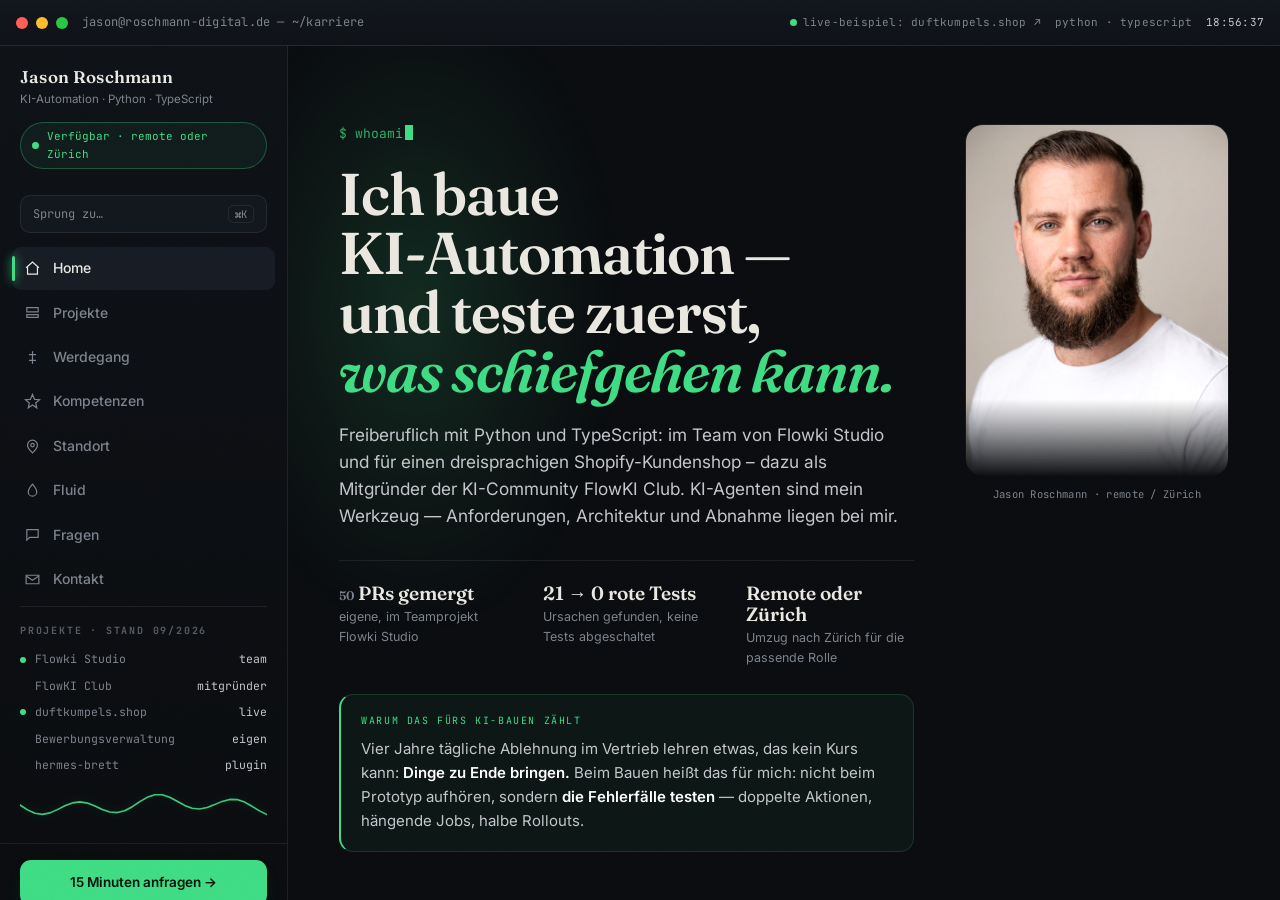
<file: index.html>
<!DOCTYPE html>
<html lang="de">
<head>
<meta charset="UTF-8">
<meta name="viewport" content="width=device-width, initial-scale=1, viewport-fit=cover, interactive-widget=resizes-content">
<title>Jason Roschmann – KI-Automation, E-Commerce & Technical SEO</title>
<meta name="description" content="Jason Roschmann – KI-Automation & Softwareentwicklung mit Python und TypeScript, in eigenen Projekten und im Team. Freiberuflich seit 2024 · remote oder Zürich.">
<meta property="og:type" content="website">
<meta property="og:title" content="Jason Roschmann – KI-Automation, E-Commerce & Technical SEO">
<meta property="og:description" content="Interaktives Web-CV: Flowki Studio im Team, Mitgründer der KI-Community FlowKI Club, Python-Automation mit Sperren und Rückbau, Shopify-Umbau live. Freiberuflich seit 2024 · remote oder Zürich.">
<meta property="og:image" content="https://jasonroschmann.github.io/cv/og.png">
<meta property="og:url" content="https://jasonroschmann.github.io/cv/">
<link rel="canonical" href="https://jasonroschmann.github.io/cv/">
<script type="application/ld+json">
{
 "@context": "https://schema.org",
 "@type": "ProfilePage",
 "url": "https://jasonroschmann.github.io/cv/",
 "inLanguage": "de",
 "dateModified": "2026-09-29",
 "mainEntity": {
  "@type": "Person",
  "name": "Jason Roschmann",
  "jobTitle": "Softwareentwickler – KI-Automation, E-Commerce & Technical SEO",
  "url": "https://jasonroschmann.github.io/cv/",
  "image": "https://jasonroschmann.github.io/cv/foto.jpg",
  "email": "mailto:jason@roschmann-digital.de",
  "address": {
   "@type": "PostalAddress",
   "addressLocality": "Hamburg",
   "addressCountry": "DE"
  },
  "sameAs": [
   "https://github.com/JasonRoschmann",
   "https://www.linkedin.com/in/jason-roschmann-1091512b2"
  ],
  "knowsAbout": [
   "Technisches SEO",
   "Strukturierte Daten",
   "Shopify",
   "Klaviyo",
   "Google Search Console",
   "Google Analytics 4",
   "Python",
   "n8n",
   "KI-Automation",
   "Community-Aufbau"
  ],
  "knowsLanguage": [
   "de",
   "en"
  ],
  "hasCredential": {
   "@type": "EducationalOccupationalCredential",
   "name": "Google Ads Search Certification",
   "credentialCategory": "certificate",
   "recognizedBy": {
    "@type": "Organization",
    "name": "Google"
   },
   "url": "https://www.credential.net/cd05c77a-a7ef-48e0-809e-5147135f810e"
  }
 }
}
</script>
<meta name="theme-color" content="#070809">
<link rel="manifest" href="manifest.json">
<link rel="icon" type="image/png" sizes="192x192" href="icon-192.png">
<link rel="apple-touch-icon" href="apple-touch-icon.png">
<meta name="apple-mobile-web-app-capable" content="yes">
<meta name="mobile-web-app-capable" content="yes">
<meta name="apple-mobile-web-app-status-bar-style" content="black-translucent">
<meta name="apple-mobile-web-app-title" content="Jason CV">
<link rel="preconnect" href="https://fonts.googleapis.com">
<link rel="preconnect" href="https://fonts.gstatic.com" crossorigin>
<link href="https://fonts.googleapis.com/css2?family=Fraunces:ital,opsz,wght@0,9..144,500;0,9..144,600;1,9..144,500;1,9..144,600&family=Inter:wght@400;500;600;700&family=JetBrains+Mono:wght@400;500;700&display=swap" rel="stylesheet">
<style>
  :root{
    --desk:#050506; --win:#0a0c0f; --panel:#0e1116; --elev:#12161d; --elev2:#171c24;
    --line:rgba(255,255,255,.08); --line2:rgba(255,255,255,.14);
    --ink:#e9e7e0; --ink2:#c3c5ca; --mut:#7c828c; --dim:#565b64;
    --grn:#3fdc84; --grn2:#2fae66; --grnglow:rgba(63,220,132,.18);
    --cool:#6aa3ff; --amb:#e5a44e;
    --fd:'Fraunces',Georgia,serif; --fb:'Inter',system-ui,sans-serif; --fm:'JetBrains Mono',ui-monospace,monospace;
  }
  *{margin:0;padding:0;box-sizing:border-box}
  img{max-width:100%;height:auto;display:block}
  html,body{height:100%}
  body{
    font-family:var(--fb); color:var(--ink); font-size:15px; line-height:1.6;
    background:
      radial-gradient(120% 90% at 82% -10%, rgba(63,220,132,.06), transparent 55%),
      radial-gradient(90% 80% at 0% 110%, rgba(106,163,255,.06), transparent 55%),
      var(--desk);
    -webkit-font-smoothing:antialiased; overflow:hidden;
  }
  ::selection{background:var(--grn);color:#04120a}
  a{color:inherit;text-decoration:none}
  .mono{font-family:var(--fm)}
  .g{color:var(--grn)} .a{color:var(--amb)} .c{color:var(--cool)}
  b,strong{font-weight:600;color:#fff}

  /* ---------- window: die App BESITZT den Bildschirm — kein schwebendes Fenster mit totem Rand ---------- */
  .win{
    position:relative; width:100vw; height:100vh;
    background:var(--win); overflow:hidden;
    display:flex; flex-direction:column;
  }

  .chrome{
    height:46px; flex-shrink:0; display:flex; align-items:center; gap:14px;
    padding:0 16px; border-bottom:1px solid var(--line);
    background:linear-gradient(180deg,var(--elev),var(--panel));
  }
  .lights{display:flex;gap:8px}
  .lights i{width:12px;height:12px;border-radius:50%;display:block}
  .lights .r{background:#ff5f57} .lights .y{background:#febc2e} .lights .gr{background:#28c840}
  .chrome .ttl{font-family:var(--fm);font-size:12px;color:var(--mut);letter-spacing:.02em;overflow:hidden;text-overflow:ellipsis;white-space:nowrap}
  .chrome .right{margin-left:auto;display:flex;align-items:center;gap:14px}
  .pill{font-family:var(--fm);font-size:11px;color:var(--mut);display:flex;align-items:center;gap:6px;letter-spacing:.02em}
  .pill .d{width:7px;height:7px;border-radius:50%;background:var(--grn);box-shadow:0 0 0 0 var(--grnglow);animation:pp 2.4s infinite}
  @keyframes pp{0%{box-shadow:0 0 0 0 rgba(63,220,132,.4)}70%{box-shadow:0 0 0 7px rgba(63,220,132,0)}100%{box-shadow:0 0 0 0 rgba(63,220,132,0)}}
  #clock{color:var(--ink2)}
  @media(max-width:700px){ .chrome .ttl,.pill.hideS{display:none} }

  /* ---------- body grid ---------- */
  .grid{flex:1;display:grid;grid-template-columns:288px 1fr;min-height:0}
  @media(max-width:820px){ .grid{grid-template-columns:1fr} }

  /* ---------- sidebar ---------- */
  .side{border-right:1px solid var(--line);background:linear-gradient(180deg,var(--panel),var(--win));display:flex;flex-direction:column;min-height:0}
  .side .pad{padding:22px 20px}
  .id{display:flex;align-items:center;gap:13px}
  .av{overflow:hidden}
  .av img{width:100%;height:100%;object-fit:cover;display:block}
  .av{width:46px;height:46px;border-radius:13px;flex-shrink:0;display:grid;place-items:center;font-family:var(--fd);font-weight:600;font-size:18px;color:#04120a;
      background:linear-gradient(145deg,var(--grn),#1f7a49);box-shadow:0 6px 18px -6px var(--grnglow),inset 0 1px 0 rgba(255,255,255,.4)}
  .id .nm{font-family:var(--fd);font-weight:600;font-size:17px;line-height:1.1;letter-spacing:.01em}
  .id .rl{font-size:11.5px;color:var(--mut);margin-top:3px}
  .status{margin-top:14px;display:inline-flex;align-items:center;gap:8px;font-family:var(--fm);font-size:11px;color:var(--grn);
          border:1px solid rgba(63,220,132,.3);background:rgba(63,220,132,.06);border-radius:30px;padding:5px 11px}
  .status .d{width:7px;height:7px;border-radius:50%;background:var(--grn);animation:blink 1.8s infinite}
  @keyframes blink{50%{opacity:.35}}

  .kbtn{margin:4px 20px 8px;display:flex;align-items:center;gap:9px;width:calc(100% - 40px);
        background:var(--elev);border:1px solid var(--line);border-radius:10px;padding:9px 12px;color:var(--mut);
        font-family:var(--fm);font-size:12px;cursor:pointer;transition:border-color .2s,color .2s}
  .kbtn:hover{border-color:var(--line2);color:var(--ink2)}
  .kbtn .k{margin-left:auto;font-size:10.5px;border:1px solid var(--line);border-radius:5px;padding:1px 6px}

  nav{padding:6px 12px;display:flex;flex-direction:column;gap:2px}
  .nav{display:flex;align-items:center;gap:12px;padding:10px 12px;border-radius:9px;color:var(--mut);cursor:pointer;
       font-size:14px;font-weight:500;transition:background .18s,color .18s;position:relative}
  .nav svg{width:17px;height:17px;flex-shrink:0;stroke:currentColor;fill:none;stroke-width:1.7}
  .nav:hover{background:var(--elev);color:var(--ink2)}
  .nav.on{background:var(--elev2);color:var(--ink)}
  .nav.on::before{content:"";position:absolute;left:0;top:9px;bottom:9px;width:2.5px;border-radius:3px;background:var(--grn);box-shadow:0 0 10px var(--grn)}

  .telem{margin:auto 20px 0;padding:16px 0 14px;border-top:1px solid var(--line)}
  .telem h5{font-family:var(--fm);font-size:10px;letter-spacing:.18em;text-transform:uppercase;color:var(--dim);margin-bottom:11px}
  .trow{display:flex;align-items:center;gap:9px;font-family:var(--fm);font-size:11.5px;color:var(--mut);margin-bottom:8px}
  .trow .d{width:6px;height:6px;border-radius:50%;flex-shrink:0}
  .trow .d.on{background:var(--grn);animation:blink 2s infinite}
  .trow .d.blocked{background:var(--amb)}
  .trow .v{margin-left:auto;color:var(--ink2)}
  .spark{margin-top:6px;width:100%;height:34px;opacity:.9}
  .spark polyline{fill:none;stroke:var(--grn);stroke-width:1.6;stroke-linejoin:round;stroke-linecap:round;filter:drop-shadow(0 0 4px var(--grnglow))}

  .sfoot{padding:16px 20px 20px;display:flex;flex-direction:column;gap:9px;border-top:1px solid var(--line)}
  .btn{font-weight:600;font-size:13.5px;padding:12px 16px;border-radius:11px;display:inline-flex;align-items:center;justify-content:center;gap:9px;cursor:pointer;transition:transform .25s cubic-bezier(.16,1,.3,1),box-shadow .25s,background .2s}
  .btn-p{background:var(--grn);color:#04120a;box-shadow:0 8px 22px -8px var(--grnglow)}
  .btn-p:hover{transform:translateY(-2px);box-shadow:0 14px 30px -10px var(--grnglow)}
  .btn-s{background:var(--elev);border:1px solid var(--line2);color:var(--ink)}
  .btn-s:hover{transform:translateY(-2px);border-color:var(--grn);color:var(--grn)}

  /* ---------- main ---------- */
  .main{position:relative;min-height:0;overflow:hidden}
  .view{position:absolute;inset:0;overflow-y:auto;padding:clamp(24px,4vw,60px);opacity:0;visibility:hidden;transform:translateY(14px);
        display:flex;flex-direction:column;
        transition:opacity .5s ease,transform .5s cubic-bezier(.16,1,.3,1),visibility .5s;scrollbar-width:thin;scrollbar-color:var(--line2) transparent}
  .view::-webkit-scrollbar{width:9px} .view::-webkit-scrollbar-thumb{background:var(--line2);border-radius:9px;border:2px solid var(--win)}
  .view.on{opacity:1;visibility:visible;transform:none}
  /* margin:auto zentriert kurze Views vertikal; bei langen kollabiert es zu 0 (Standard-Flex-Trick) */
  .inner{max-width:1240px;width:100%;margin:auto;padding-bottom:30px}

  .eyebrow{font-family:var(--fm);font-size:11px;letter-spacing:.2em;text-transform:uppercase;color:var(--grn);display:inline-flex;align-items:center;gap:9px}
  .eyebrow.amb{color:var(--amb)} .eyebrow::before{content:"";width:22px;height:1px;background:currentColor}
  .display{font-family:var(--fd);font-weight:600;line-height:1.0;letter-spacing:-.02em;font-optical-sizing:auto}
  .h-hero{font-size:clamp(2.3rem,4.6vw,4rem)} .h-xl{font-size:clamp(1.9rem,3.4vw,3rem)} .h-l{font-size:clamp(1.5rem,2.4vw,2.1rem)}
  .it{font-style:italic}
  .lead{font-size:clamp(1.02rem,1.35vw,1.2rem);color:var(--ink2);max-width:58ch;line-height:1.55}
  .body{color:var(--ink2);max-width:60ch}
  .muted{color:var(--mut)}

  /* reveal on view-enter */
  .rv{opacity:0;transform:translateY(16px)}
  .view.on .rv{opacity:1;transform:none;transition:opacity .6s ease,transform .7s cubic-bezier(.16,1,.3,1)}
  .view.on .rv:nth-child(2){transition-delay:.05s}.view.on .rv:nth-child(3){transition-delay:.1s}
  .view.on .rv:nth-child(4){transition-delay:.15s}.view.on .rv:nth-child(5){transition-delay:.2s}
  .view.on .rv:nth-child(6){transition-delay:.25s}.view.on .rv:nth-child(7){transition-delay:.3s}

  /* ---------- HOME ---------- */
  .hero{position:relative;padding:clamp(10px,3vh,40px) 0 8px;display:grid;grid-template-columns:minmax(0,1fr) 264px;gap:clamp(22px,4vw,54px);align-items:start}
  .ghost{position:absolute;right:-10px;top:-40px;font-family:var(--fd);font-weight:600;font-size:clamp(180px,26vw,340px);line-height:1;
         color:transparent;-webkit-text-stroke:1.5px rgba(63,220,132,.16);pointer-events:none;user-select:none;z-index:0}
  .hero>*{position:relative;z-index:1}
  .hero-copy{min-width:0}
  .hero-portrait{margin:0;width:264px}
  .hero-portrait img{width:100%;border-radius:18px;border:1px solid var(--line);box-shadow:0 26px 64px -26px rgba(0,0,0,.75),0 0 0 1px rgba(63,220,132,.05);display:block}
  .hero-portrait figcaption{font-family:var(--fm);font-size:10.5px;color:var(--mut);margin-top:9px;letter-spacing:.03em;text-align:center}
  @media(max-width:860px){.hero{grid-template-columns:1fr}.hero-portrait{width:200px;justify-self:start;order:-1}}
  @media(min-width:1400px){.hero{grid-template-columns:minmax(0,1fr) 320px}.hero-portrait{width:320px}}
  .term{font-family:var(--fm);font-size:13px;color:var(--grn2);margin-bottom:20px}
  .term .c2{color:var(--grn)}
  .caret{display:inline-block;width:8px;height:15px;background:var(--grn);vertical-align:-2px;margin-left:2px;animation:blink 1s steps(1) infinite}
  .kpis{display:grid;grid-template-columns:repeat(auto-fit,minmax(150px,1fr));gap:14px;margin-top:30px}
  .kpi{background:linear-gradient(160deg,var(--elev),var(--panel));border:1px solid var(--line);border-radius:14px;padding:18px 18px 16px;position:relative;overflow:hidden}
  .kpi::after{content:"";position:absolute;right:-30px;top:-30px;width:90px;height:90px;background:radial-gradient(circle,var(--grnglow),transparent 70%);opacity:.5}
  .kpi.amb::after{background:radial-gradient(circle,rgba(229,164,78,.16),transparent 70%)}
  .kpi .n{font-family:var(--fd);font-weight:600;font-size:clamp(2rem,3.4vw,2.9rem);line-height:.9;letter-spacing:-.02em}
  .kpi .n .u{color:var(--grn);font-size:.5em} .kpi.amb .n .u{color:var(--amb)}
  .kpi .l{margin-top:10px;font-size:12px;color:var(--mut);line-height:1.4}
  .insight{margin-top:26px;padding:18px 20px;border-radius:14px;background:rgba(63,220,132,.05);border:1px solid rgba(63,220,132,.16);border-left:2.5px solid var(--grn)}
  /* --- Live gebaut: klickbare Live-Beweise --- */
  .livework{margin-top:clamp(22px,4.5vh,48px)}
  .lw-cards{display:grid;grid-template-columns:repeat(auto-fit,minmax(230px,1fr));gap:16px;margin-top:16px}
  @media(max-width:760px){.lw-cards{grid-template-columns:1fr}}
  .lw{position:relative;display:block;border:1px solid var(--line);border-radius:14px;padding:20px;background:linear-gradient(160deg,var(--elev),var(--panel));text-decoration:none;color:inherit;overflow:hidden;box-shadow:0 1px 0 rgba(255,255,255,.03) inset,0 18px 40px -30px rgba(0,0,0,.9);transition:transform .35s cubic-bezier(.16,1,.3,1),border-color .35s,box-shadow .35s}
  .lw::before{content:"";position:absolute;inset:0 0 auto 0;height:1px;background:linear-gradient(90deg,transparent,rgba(63,220,132,.4),transparent);opacity:.5;transition:opacity .35s}
  .lw:hover{transform:translateY(-4px);border-color:rgba(63,220,132,.4);box-shadow:0 1px 0 rgba(255,255,255,.05) inset,0 30px 60px -32px rgba(0,0,0,.95),0 0 46px -14px rgba(63,220,132,.32)}
  .lw:hover::before{opacity:1}
  .lw:hover .lw-cta{color:var(--ink)}
  .lw-url{font-family:var(--fm);font-size:11.5px;color:var(--grn);display:flex;align-items:center;gap:8px;letter-spacing:.02em}
  .lw-url .dot{width:7px;height:7px;border-radius:50%;background:var(--grn);box-shadow:0 0 0 0 rgba(63,220,132,.6);animation:lwpulse 2s infinite}
  @keyframes lwpulse{0%{box-shadow:0 0 0 0 rgba(63,220,132,.5)}70%{box-shadow:0 0 0 7px rgba(63,220,132,0)}100%{box-shadow:0 0 0 0 rgba(63,220,132,0)}}
  .lw h4{font-family:var(--fd);font-weight:600;font-size:1.32rem;letter-spacing:-.01em;margin:12px 0 6px}
  .lw p{color:var(--ink2);font-size:13.5px;line-height:1.5;max-width:44ch}
  .lw-tags{display:flex;flex-wrap:wrap;gap:6px;margin-top:12px}
  .lw-tags span{font-family:var(--fm);font-size:10px;letter-spacing:.06em;color:var(--mut);border:1px solid var(--line2);border-radius:20px;padding:3px 9px}
  .lw-cta{margin-top:14px;font-family:var(--fm);font-size:12px;color:var(--grn);transition:color .3s}
  @media(prefers-reduced-motion:reduce){.lw-url .dot{animation:none}}
  /* --- Proof of Work: selbst-aktualisierendes GitHub-Panel --- */
  .pow{position:relative;overflow:hidden;border:1px solid var(--line);border-radius:14px;padding:22px;background:linear-gradient(160deg,var(--elev),var(--panel));box-shadow:0 1px 0 rgba(255,255,255,.03) inset,0 18px 40px -30px rgba(0,0,0,.9)}
  .pow::before{content:"";position:absolute;inset:0 0 auto 0;height:1px;background:linear-gradient(90deg,transparent,rgba(63,220,132,.35),transparent);opacity:.6}
  .pow-head{display:flex;justify-content:space-between;align-items:center;gap:12px;flex-wrap:wrap;margin-bottom:18px}
  .pow-auto{font-family:var(--fm);font-size:11px;color:var(--grn);border:1px solid rgba(63,220,132,.32);border-radius:20px;padding:4px 11px;letter-spacing:.02em}
  .pow-grid{display:grid;grid-template-columns:auto 1fr;gap:clamp(22px,3.5vw,44px);align-items:start}
  @media(max-width:760px){.pow-grid{grid-template-columns:1fr;gap:22px}}
  .pow-hlabel{font-family:var(--fm);font-size:10.5px;color:var(--dim);letter-spacing:.06em;margin-bottom:11px}
  .heat{display:grid;grid-auto-flow:column;grid-template-rows:repeat(7,1fr);gap:3px;width:max-content}
  .heat i{width:12px;height:12px;border-radius:3px;background:var(--elev2,#171c24);display:block;transition:transform .2s}
  .heat i.l1{background:rgba(63,220,132,.26)} .heat i.l2{background:rgba(63,220,132,.48)}
  .heat i.l3{background:rgba(63,220,132,.72)} .heat i.l4{background:var(--grn);box-shadow:0 0 9px -1px var(--grnglow,rgba(63,220,132,.18))}
  .heat i:hover{transform:scale(1.35)}
  .pow-total{font-family:var(--fm);margin-top:13px;font-size:12px;color:var(--ink2)} .pow-total b{color:var(--grn);font-size:14px}
  .ships{list-style:none;display:flex;flex-direction:column;gap:9px}
  .ships li{display:flex;align-items:baseline;gap:9px;font-family:var(--fm);font-size:12px;color:var(--ink2)}
  .ships .dot{color:var(--grn)} .ships .repo{color:var(--ink);font-weight:600} .ships .when{margin-left:auto;color:var(--dim);font-size:11px;white-space:nowrap}
  .pow-foot{font-family:var(--fm);margin-top:16px;font-size:10.5px;color:var(--dim);border-top:1px solid var(--line);padding-top:12px}
  .insight .k{font-family:var(--fm);font-size:10px;letter-spacing:.16em;text-transform:uppercase;color:var(--grn);margin-bottom:8px}
  .proofrow{display:grid;grid-template-columns:repeat(3,auto);justify-content:start;gap:22px 30px;margin-top:30px;padding-top:22px;border-top:1px solid var(--line)}
  @media(max-width:560px){.proofrow{grid-template-columns:1fr 1fr}}
  .pf{display:flex;flex-direction:column;gap:3px}
  .pf b{font-family:var(--fd);font-weight:600;font-size:1.2rem;color:var(--ink);line-height:1.1}
  .pf span{font-size:12.5px;color:var(--mut);max-width:24ch}

  /* ---------- cards / systems ---------- */
  .crown{margin-top:26px;border-radius:16px;padding:clamp(20px,2.6vw,30px);
         background:linear-gradient(155deg,rgba(63,220,132,.10),rgba(14,17,22,.6));border:1px solid rgba(63,220,132,.28);
         box-shadow:0 20px 50px -24px var(--grnglow),inset 0 1px 0 rgba(255,255,255,.05)}
  .crown .top{display:flex;justify-content:space-between;align-items:flex-start;gap:16px;flex-wrap:wrap}
  .badge{font-family:var(--fm);font-size:10.5px;letter-spacing:.14em;text-transform:uppercase;border:1px solid var(--grn);color:var(--grn);border-radius:30px;padding:5px 12px}
  .urow{display:grid;grid-template-columns:150px 1fr;gap:20px;padding:14px 0;border-top:1px solid var(--line);align-items:baseline}
  .urow:first-of-type{margin-top:8px}
  .urow .k{font-family:var(--fm);font-size:11.5px;letter-spacing:.14em;text-transform:uppercase;color:var(--grn)}
  .urow.j .k{color:var(--amb)}
  .urow .v{color:var(--ink2);max-width:62ch}
  @media(max-width:640px){.urow{grid-template-columns:1fr;gap:4px}}

  .sysgrid{display:grid;grid-template-columns:1fr 1fr;gap:16px;margin-top:16px}
  @media(max-width:720px){.sysgrid{grid-template-columns:1fr}}
  /* Fallstudien: je drei Schritte, Nummer als Wasserzeichen */
  .fs-grid{display:grid;gap:16px;margin-top:18px}
  .fs{position:relative;overflow:hidden;border:1px solid var(--line);border-radius:16px;padding:clamp(18px,2.4vw,26px);
      background:linear-gradient(160deg,var(--elev),var(--panel));box-shadow:0 1px 0 rgba(255,255,255,.03) inset,0 18px 40px -30px rgba(0,0,0,.9)}
  .fs-no{position:absolute;right:20px;top:4px;font-family:var(--fd);font-style:italic;font-weight:600;font-size:clamp(3.6rem,7vw,5.4rem);line-height:1;color:rgba(63,220,132,.10);pointer-events:none}
  .fs-tag{font-family:var(--fm);font-size:10.5px;letter-spacing:.14em;text-transform:uppercase;color:var(--mut)}
  .fs h3{font-family:var(--fd);font-weight:600;font-size:clamp(1.25rem,2.2vw,1.6rem);line-height:1.2;letter-spacing:-.01em;margin-top:8px;max-width:32ch;position:relative}
  .fs-steps{display:grid;grid-template-columns:repeat(3,1fr);margin-top:16px;border-top:1px solid var(--line)}
  .fs-steps>div{padding:14px 18px 2px 0;color:var(--ink2);font-size:14px;line-height:1.55}
  .fs-steps>div+div{padding-left:18px;border-left:1px solid var(--line)}
  .fs-steps .k{display:block;font-family:var(--fm);font-size:10.5px;letter-spacing:.16em;text-transform:uppercase;color:var(--grn);margin-bottom:6px}
  .fs-note{margin-top:14px;padding-top:12px;border-top:1px dashed var(--line2);font-size:13px;color:var(--mut)}
  .fs-note b{color:var(--ink2);font-weight:600}
  @media(max-width:720px){.fs-steps{grid-template-columns:1fr}.fs-steps>div+div{padding-left:0;border-left:0;border-top:1px solid var(--line)}}
  /* MAE-Balken: niedriger ist besser, gestrichelte Linie = Rollout-Tor 10 (Skala 0-12) */
  .mae{display:grid;gap:8px;margin-top:16px;max-width:560px}
  .mae-row{display:grid;grid-template-columns:118px 1fr 40px;gap:12px;align-items:center;font-family:var(--fm);font-size:11.5px;color:var(--mut)}
  .mae-row i{position:relative;height:10px;border-radius:5px;background:rgba(255,255,255,.05)}
  .mae-row i::before{content:"";position:absolute;inset:0 auto 0 0;width:calc(var(--v) / 12 * 100%);border-radius:5px;background:var(--dim)}
  .mae-row.neu i::before{background:var(--amb)}
  .mae-row i::after{content:"";position:absolute;top:-5px;bottom:-5px;left:calc(10 / 12 * 100%);border-left:1.5px dashed var(--grn)}
  .mae-row b{color:var(--ink);font-weight:600;text-align:right}
  .mae-cap{font-family:var(--fm);font-size:11px;color:var(--mut)}
  .mae-cap span{color:var(--grn)}
  .card .urow{padding:10px 0}
  /* nur breit: sonst schlägt die spezifischere Regel die Handy-Regel .urow{1fr} */
  @media(min-width:641px){.card .urow{grid-template-columns:170px 1fr;gap:16px}}
  @media(max-width:720px){.card .ct{flex-wrap:wrap}}
  .card .urow .v{font-size:14px}
  .card{background:linear-gradient(160deg,var(--elev),var(--panel));border:1px solid var(--line);border-radius:14px;padding:22px;transition:transform .3s cubic-bezier(.16,1,.3,1),border-color .3s}
  /* --- Material-Politur (additiv) --- */
  .card{position:relative;overflow:hidden;box-shadow:0 1px 0 rgba(255,255,255,.03) inset,0 18px 40px -30px rgba(0,0,0,.9)}
  .card::before{content:"";position:absolute;inset:0 0 auto 0;height:1px;background:linear-gradient(90deg,transparent,rgba(63,220,132,.35),transparent);opacity:.5;transition:opacity .35s}
  .card::after{content:"";position:absolute;left:-40%;top:-60%;width:60%;height:180%;pointer-events:none;background:radial-gradient(closest-side,rgba(63,220,132,.10),transparent 70%);opacity:0;transition:opacity .4s;transform:rotate(8deg)}
  .card:hover{transform:translateY(-4px);border-color:rgba(63,220,132,.34);box-shadow:0 1px 0 rgba(255,255,255,.05) inset,0 30px 60px -32px rgba(0,0,0,.95),0 0 42px -14px rgba(63,220,132,.28)}
  .card:hover::before{opacity:1} .card:hover::after{opacity:1}
  .hero-portrait img{-webkit-mask-image:linear-gradient(180deg,#000 78%,transparent 100%);mask-image:linear-gradient(180deg,#000 78%,transparent 100%);filter:contrast(1.04) saturate(1.03);box-shadow:0 30px 70px -28px rgba(0,0,0,.8),0 0 0 1px rgba(63,220,132,.08),-22px 0 60px -34px rgba(63,220,132,.4)}
  .hero::before{content:"";position:absolute;z-index:0;top:-14%;left:-10%;width:62%;height:130%;pointer-events:none;background:radial-gradient(52% 46% at 30% 32%,rgba(63,220,132,.15),rgba(63,220,132,.05) 42%,transparent 72%);filter:blur(8px);opacity:0;animation:auroraIn 1.6s .15s cubic-bezier(.16,1,.3,1) forwards}
  @keyframes auroraIn{to{opacity:1}}
  body::after{content:"";position:fixed;inset:0;z-index:9999;pointer-events:none;opacity:.05;mix-blend-mode:overlay;background-image:url("data:image/svg+xml,%3Csvg xmlns='http://www.w3.org/2000/svg' width='140' height='140'%3E%3Cfilter id='n'%3E%3CfeTurbulence type='fractalNoise' baseFrequency='.9' numOctaves='2' stitchTiles='stitch'/%3E%3C/filter%3E%3Crect width='100%25' height='100%25' filter='url(%23n)'/%3E%3C/svg%3E")}
  @media(prefers-reduced-motion:reduce){.hero::before{animation:none;opacity:1}}
  .card:hover{transform:translateY(-3px);border-color:var(--line2)}
  .card .ct{display:flex;justify-content:space-between;align-items:center;gap:10px;margin-bottom:6px}
  .card h4{font-family:var(--fd);font-weight:600;font-size:1.15rem}
  /* GitHub-Karte: gemergte PRs aufsummiert (SVG aus scripts/stand.py) + Aufschlüsselung nach Projekt */
  .ghsum{margin:18px 0 0}
  .ghsum svg{width:100%;height:auto;display:block;font:11px var(--fm);fill:var(--mut)}
  .ghsum .gl{stroke:var(--line)}
  .ghsum .fl-l{fill:none;stroke:var(--grn);stroke-width:2.2;stroke-linejoin:round}
  .ghsum .fl-a{fill:rgba(63,220,132,.12)}
  .ghsum .fl-p{fill:var(--grn)}
  .ghsum .end{fill:var(--ink);font-weight:600;font-size:13px}
  @media(max-width:640px){.ghsum svg{font-size:22px}.ghsum .end{font-size:26px}} /* SVG schrumpft auf ~45 % */
  .ghbar{display:flex;gap:2px;height:8px;margin:12px 0 8px}
  .ghbar i,.ghl span::before{display:block;border-radius:3px;background:var(--grn)}
  .ghbar i.cv,.ghl .cv::before{background:rgba(63,220,132,.55)}
  .ghbar i.ku,.ghl .ku::before{background:rgba(63,220,132,.28)}
  .ghl{display:flex;flex-wrap:wrap;gap:6px 16px;font:500 11px var(--fm);color:var(--mut);margin:0 0 6px}
  .ghl span::before{content:"";display:inline-block;width:9px;height:9px;margin-right:6px;vertical-align:-1px}
  .card .tag{font-family:var(--fm);font-size:10px;letter-spacing:.1em;text-transform:uppercase;color:var(--mut);border:1px solid var(--line2);border-radius:20px;padding:3px 9px;white-space:nowrap}
  .card .tag.live{color:var(--grn);border-color:rgba(63,220,132,.4)}
  .card p{color:var(--ink2);font-size:14px;margin-top:6px}
  .stack{display:flex;flex-wrap:wrap;gap:7px;margin-top:14px}
  .chip{font-family:var(--fm);font-size:11px;color:var(--mut);border:1px solid var(--line);border-radius:20px;padding:4px 10px}
  .proof{margin-top:14px;padding-left:14px;border-left:2px solid var(--grn);font-size:13.5px;color:var(--ink2)}

  /* ---------- timeline ---------- */
  .tl{margin-top:24px;border-left:1px solid var(--line2);padding-left:26px;display:flex;flex-direction:column;gap:30px}
  .tl .item{position:relative}
  .tl .item::before{content:"";position:absolute;left:-31px;top:5px;width:11px;height:11px;border-radius:50%;background:var(--grn);box-shadow:0 0 0 4px var(--win),0 0 12px var(--grn)}
  .tl .item.amb::before{background:var(--amb);box-shadow:0 0 0 4px var(--win),0 0 12px var(--amb)}
  .tl .yr{font-family:var(--fm);font-size:12px;color:var(--grn)} .tl .item.amb .yr{color:var(--amb)}
  .tl .acth{font-family:var(--fd);font-weight:600;font-size:clamp(1.5rem,4.6vw,2.2rem);line-height:1.08;letter-spacing:-.01em;margin:7px 0 10px;color:#fff}
  .tl .acth em{font-style:italic}
  .tl h4{font-family:var(--fd);font-weight:600;font-size:1.05rem;margin:3px 0 2px;color:var(--ink2)}
  .tl .org{font-size:13px;color:var(--mut);margin-bottom:10px}
  .tl ul{list-style:none;display:flex;flex-direction:column;gap:7px}
  .tl li{position:relative;padding-left:18px;color:var(--ink2);font-size:14px}
  .tl li::before{content:"▸";position:absolute;left:0;color:var(--grn)}

  /* ---------- kompetenz-atlas ---------- */
  .atf{display:flex;flex-wrap:wrap;gap:8px;margin-top:22px}
  .atf button{font:500 12px var(--fm);letter-spacing:.04em;color:var(--mut);background:var(--elev);border:1px solid var(--line);border-radius:999px;padding:8px 15px;cursor:pointer;transition:color .2s,border-color .2s,background .2s}
  .atf button:hover{color:var(--ink2);border-color:var(--line2)}
  .atf button[aria-pressed="true"]{color:#04120a;background:var(--grn);border-color:var(--grn)}
  .atf button:focus-visible{outline:2px solid var(--grn);outline-offset:2px}
  .atleg{display:flex;flex-wrap:wrap;gap:8px 16px;margin-top:14px;font-size:12px;color:var(--mut)}
  .atgrid{display:grid;grid-template-columns:1fr 1fr;gap:16px;margin-top:18px;align-items:start}
  @media(max-width:720px){.atgrid{grid-template-columns:1fr}}
  .atg{background:linear-gradient(160deg,var(--elev),var(--panel));border:1px solid var(--line);border-radius:14px;padding:18px 18px 6px}
  .atg h4{font-family:var(--fd);font-weight:600;font-size:1.1rem;margin-bottom:2px}
  .atg h4 .d{color:var(--grn)} .atg.amb h4 .d{color:var(--amb)}
  .at{padding:12px 0;border-top:1px solid var(--line)}
  .atg h4 + .at{border-top:0}
  .at-h{display:flex;align-items:baseline;justify-content:space-between;gap:10px}
  .at-h b{font-size:14px;color:var(--ink);font-weight:600}
  .at p{color:var(--ink2);font-size:13.5px;margin-top:3px}
  .at-m{display:flex;flex-wrap:wrap;gap:3px 12px;margin-top:6px;font-family:var(--fm);font-size:10.5px;color:var(--mut);letter-spacing:.03em}
  .at .at-g{font-size:12.5px;color:var(--mut)}
  .at-g span{font-family:var(--fm);font-size:10.5px;color:var(--amb);letter-spacing:.04em;margin-right:6px}
  .st{flex:none;font-family:var(--fm);font-size:10px;letter-spacing:.06em;text-transform:uppercase;padding:2px 8px;border-radius:999px;border:1px solid}
  .st.ok{color:var(--grn);border-color:rgba(63,220,132,.4)}
  .st.um{color:var(--cool);border-color:rgba(106,163,255,.4)}
  .st.pr{color:var(--amb);border-color:rgba(229,164,78,.4)}
  .st.en{color:var(--mut);border-color:var(--line2)}
  .at[hidden],.atg[hidden],.kb[hidden]{display:none}
  .atn{font-size:12.5px;color:var(--mut);margin:2px 0 2px}
  .at{transition:background .6s ease}
  .at.hl{background:rgba(63,220,132,.07)}
  .at-m a{color:var(--grn);border-bottom:1px solid rgba(63,220,132,.4)}
  .atkey{display:grid;grid-template-columns:repeat(3,1fr);gap:12px;margin-top:18px}
  @media(max-width:720px){.atkey{grid-template-columns:1fr}}
  .kb{border:1px solid rgba(63,220,132,.28);border-radius:14px;padding:16px 16px 14px;background:linear-gradient(160deg,rgba(63,220,132,.08),transparent 62%),var(--panel)}
  .kb .n{font-family:var(--fd);font-size:1.6rem;font-weight:600;color:var(--grn);line-height:1.1}
  .kb p{color:var(--ink2);font-size:13.5px;margin-top:6px}
  .kb a{display:inline-block;margin-top:10px;font-family:var(--fm);font-size:11px;color:var(--grn);border-bottom:1px solid rgba(63,220,132,.4)}
  .kb a:focus-visible,.at-m a:focus-visible{outline:2px solid var(--grn);outline-offset:2px}

  .info{display:grid;grid-template-columns:1fr 1fr;gap:16px;margin-top:22px}
  @media(max-width:720px){.info{grid-template-columns:1fr}}
  .ibox{background:var(--elev);border:1px solid var(--line);border-radius:14px;padding:20px}
  .ibox h5{font-family:var(--fm);font-size:11px;letter-spacing:.14em;text-transform:uppercase;color:var(--grn);margin-bottom:10px}
  .ibox .row{display:flex;justify-content:space-between;gap:12px;padding:7px 0;border-top:1px solid var(--line);font-size:14px}
  .ibox .row:first-of-type{border-top:0} .ibox .row b{font-weight:600;color:#fff} .ibox .row span{color:var(--mut)}

  .ctabtns{display:flex;flex-wrap:wrap;gap:12px;margin-top:26px}
  .big-btn{font-weight:600;font-size:15px;padding:15px 24px;border-radius:40px;display:inline-flex;align-items:center;gap:10px;cursor:pointer;transition:transform .25s cubic-bezier(.16,1,.3,1),box-shadow .25s}
  .big-btn.p{background:var(--grn);color:#04120a;box-shadow:0 10px 26px -10px var(--grnglow)} .big-btn.p:hover{transform:translateY(-3px)}
  .big-btn.s{background:var(--elev);border:1px solid var(--line2);color:var(--ink)} .big-btn.s:hover{transform:translateY(-3px);border-color:var(--grn);color:var(--grn)}

  /* ---------- command palette ---------- */
  .cmd{position:fixed;inset:0;z-index:100;background:rgba(0,0,0,.55);backdrop-filter:blur(6px);display:none;align-items:flex-start;justify-content:center;padding-top:14vh}
  .cmd.on{display:flex}
  .cmdbox{width:min(540px,92vw);background:var(--elev);border:1px solid var(--line2);border-radius:16px;overflow:hidden;box-shadow:0 40px 90px -20px rgba(0,0,0,.8)}
  .cmdbox input{width:100%;background:transparent;border:0;border-bottom:1px solid var(--line);color:var(--ink);font-family:var(--fm);font-size:15px;padding:18px 20px;outline:none}
  .cmdlist{max-height:300px;overflow-y:auto;padding:8px}
  .cmditem{display:flex;align-items:center;gap:12px;padding:12px 14px;border-radius:10px;cursor:pointer;color:var(--ink2);font-size:14px}
  .cmditem.sel,.cmditem:hover{background:var(--elev2);color:var(--ink)}
  .cmditem .h{margin-left:auto;font-family:var(--fm);font-size:11px;color:var(--dim)}

  /* ---------- chat ---------- */
  .view[data-view="chat"] .inner{height:100%;display:flex;flex-direction:column;max-width:780px}
  .chatlog{flex:1;overflow-y:auto;display:flex;flex-direction:column;gap:12px;padding:6px 2px 10px}
  .msg{max-width:82%;padding:12px 15px;border-radius:16px;font-size:14.5px;line-height:1.5}
  .msg.bot{align-self:flex-start;background:var(--elev);border:1px solid var(--line);border-bottom-left-radius:5px}
  .msg.me{align-self:flex-end;background:rgba(63,220,132,.12);border:1px solid rgba(63,220,132,.32);border-bottom-right-radius:5px}
  .msg .who{font-family:var(--fm);font-size:9.5px;letter-spacing:.12em;text-transform:uppercase;color:var(--mut);margin-bottom:5px}
  .msg.me .who{color:var(--grn)}
  .chips{display:flex;flex-wrap:wrap;gap:8px;margin:12px 0 10px}
  .qchip{font-size:12.5px;padding:8px 13px;border-radius:30px;border:1px solid var(--line2);color:var(--ink2);cursor:pointer;background:var(--elev);transition:border-color .2s,color .2s,transform .2s}
  .qchip:hover{border-color:var(--grn);color:var(--grn);transform:translateY(-1px)}
  .chatin{display:flex;gap:10px;padding-top:12px;border-top:1px solid var(--line)}
  .chatin input{flex:1;background:var(--elev);border:1px solid var(--line2);border-radius:12px;padding:13px 15px;color:var(--ink);font-family:var(--fb);font-size:14px;outline:none}
  .chatin input:focus{border-color:var(--grn)}
  .chatin button{background:var(--grn);color:#04120a;border:0;border-radius:12px;padding:0 20px;font-size:18px;font-weight:700;cursor:pointer;transition:background .2s}
  /* ---------- nexus fluid ---------- */
  .fxwrap{position:relative;max-width:560px}
  #fluid{width:100%;aspect-ratio:.84;display:block;background:#000;border:1px solid var(--line2);border-radius:20px;touch-action:none;
    box-shadow:0 34px 90px -34px rgba(63,220,132,.3),inset 0 0 0 1px rgba(255,255,255,.03)}
  .fxburst{position:absolute;right:12px;bottom:12px;background:rgba(0,0,0,.55);border:1px solid rgba(63,220,132,.5);color:var(--grn);
    border-radius:30px;padding:9px 16px;font-size:11px;letter-spacing:.14em;cursor:pointer;
    backdrop-filter:blur(8px);-webkit-backdrop-filter:blur(8px);transition:transform .2s}
  .fxburst:active{transform:scale(.92)}

  .msg.tI{display:flex;gap:5px;align-items:center;padding:14px 16px}
  .msg.tI .td{width:7px;height:7px;border-radius:50%;background:var(--mut);animation:tdb 1.1s infinite}
  .msg.tI .td:nth-child(2){animation-delay:.18s} .msg.tI .td:nth-child(3){animation-delay:.36s}
  @keyframes tdb{0%,60%,100%{opacity:.35;transform:translateY(0)}30%{opacity:1;transform:translateY(-3px)}}

  /* ================= PHONE · JasonOS v2 — Kino ================= */
  #phone{display:none}
  @media(max-width:820px){
    :root{
      --spg:linear(0,.008 1.1%,.067 3.2%,.28 6.8%,.588 10.9%,.834 14.4%,1.023 18%,1.104 21.2%,1.129 24.4%,1.093 30.1%,1.019 38.5%,.995 47%,1.001 61.2%,1);
      --spg2:linear(0,.12 2.9%,.44 7.2%,.75 11.6%,.937 15.8%,1.026 20.6%,1.045 25.5%,1.023 33.6%,1.001 43.5%,.998 54%,1);
    }
    #phone{display:block}
    .chrome,.side{display:none}
    .win{width:100%;height:100%;margin:0;border:0;border-radius:0;background:transparent;box-shadow:none}
    .grid{display:block;height:100%}

    /* Filmkorn über allem */
    .p-grain{position:fixed;inset:-40px;z-index:95;pointer-events:none;opacity:.055;mix-blend-mode:overlay;
      background-image:url("data:image/svg+xml,%3Csvg xmlns='http://www.w3.org/2000/svg' width='240' height='240'%3E%3Cfilter id='n'%3E%3CfeTurbulence type='fractalNoise' baseFrequency='.85' numOctaves='2' stitchTiles='stitch'/%3E%3C/filter%3E%3Crect width='240' height='240' filter='url(%23n)'/%3E%3C/svg%3E");
      background-size:240px}

    /* Liquid Glass — echte Refraktion (Chromium), Frosted-Fallback */
    .lq{position:relative;background:rgba(16,20,26,.38);border:1px solid rgba(255,255,255,.14);
      box-shadow:inset 0 1px 0 rgba(255,255,255,.18),inset 0 0 5px rgba(250,250,250,.14),0 18px 44px -18px rgba(0,0,0,.85)}
    html.nolg .lq{backdrop-filter:blur(20px) saturate(1.6) brightness(1.05);-webkit-backdrop-filter:blur(20px) saturate(1.6) brightness(1.05)}

    /* ---- status bar ---- */
    .p-status{position:fixed;top:0;left:0;right:0;z-index:70;display:flex;align-items:center;justify-content:space-between;gap:10px;
      padding:calc(env(safe-area-inset-top) + 10px) 18px 8px;font-family:var(--fm);font-size:13px;color:#fff;transition:opacity .5s}
    .p-status>span,.p-icons{filter:drop-shadow(0 1px 6px rgba(0,0,0,.8))}
    body:not(.booted) .p-status{opacity:0}
    .island{display:flex;align-items:center;gap:7px;background:#000;border:1px solid rgba(255,255,255,.1);border-radius:30px;
      padding:6px 13px;font-size:10.5px;color:var(--mut);letter-spacing:.02em;white-space:nowrap;overflow:hidden;max-width:56vw;
      box-shadow:0 6px 20px -6px rgba(0,0,0,.9);transition:transform .6s var(--spg)}
    .island.morph{transform:scaleX(1.06)}
    .island .d{width:6px;height:6px;border-radius:50%;background:var(--grn);animation:blink 2s infinite;flex-shrink:0}
    .p-icons{display:flex;gap:6px;align-items:center}
    .p-icons svg{display:block;opacity:.95}

    /* ---- lock screen: Kino-Bühne ---- */
    .lock{position:fixed;inset:0;z-index:60;overflow:hidden;
      background:radial-gradient(120% 66% at 50% 30%, #101613 0%, #070809 58%, #030304 100%);
      transition:transform .8s cubic-bezier(.7,0,.28,1),opacity .8s}
    body.unlocked .lock{transform:translateY(-102%);opacity:.35;pointer-events:none}
    .boot{position:absolute;inset:0;z-index:9;background:var(--desk);display:flex;flex-direction:column;align-items:center;justify-content:center;gap:22px;transition:opacity .6s}
    .boot::before{content:"";position:absolute;width:70vw;height:70vw;border-radius:50%;
      background:radial-gradient(circle,rgba(63,220,132,.13),transparent 65%);filter:blur(10px);animation:bloom 1.6s ease}
    @keyframes bloom{0%{opacity:0;transform:scale(.6)}60%{opacity:1}100%{opacity:1;transform:scale(1)}}
    body.booted .boot{opacity:0;pointer-events:none}
    .boot .jr{font-family:var(--fd);font-weight:600;font-size:58px;color:var(--ink);letter-spacing:.02em;position:relative}
    .boot .jr i{color:var(--grn);font-style:normal}
    .bootline{width:132px;height:2px;background:var(--elev2);border-radius:2px;overflow:hidden;position:relative}
    .bootline i{display:block;height:100%;width:0;background:var(--grn);animation:bootfill 1.45s ease forwards}
    @keyframes bootfill{to{width:100%}}
    .boottxt{font-family:var(--fm);font-size:10px;color:var(--dim);letter-spacing:.2em;text-transform:uppercase;position:relative}

    .lockui{position:absolute;inset:0;opacity:0;transition:opacity .6s .1s}
    body.booted .lockui{opacity:1}
    /* Aurora hinter dem Subjekt */
    .l-aura{position:absolute;inset:0;z-index:0;
      background:radial-gradient(64% 40% at 50% 52%, rgba(63,220,132,.26), transparent 70%),
                 radial-gradient(50% 32% at 20% 12%, rgba(229,164,78,.10), transparent 70%),
                 radial-gradient(46% 30% at 84% 24%, rgba(106,163,255,.12), transparent 70%),
                 linear-gradient(115deg, transparent 42%, rgba(63,220,132,.06) 50%, transparent 58%);
      animation:aura 9s ease-in-out infinite alternate}
    @keyframes aura{from{opacity:.8;transform:translateY(0)}to{opacity:1.0;transform:translateY(-14px)}}
    /* Uhr HINTER dem Kopf */
    .l-clockwrap{position:absolute;left:0;right:0;top:calc(env(safe-area-inset-top) + 64px);z-index:1;text-align:center}
    .l-greet{font-family:var(--fd);font-style:italic;font-weight:500;font-size:17px;color:#e8d9b8;letter-spacing:.02em;
      margin-bottom:10px;text-shadow:0 1px 12px rgba(0,0,0,.6)}
    .l-clock{font-family:var(--fd);font-weight:600;font-size:clamp(96px,30vw,140px);line-height:1;letter-spacing:-.03em;
      background:linear-gradient(115deg,#fff 26%,#9aa0a8 44%,#ffffff 50%,#e6f7ee 53%,#8d939c 72%);
      background-size:260% 100%;background-position:96% 0;
      -webkit-background-clip:text;background-clip:text;color:transparent}
    body.booted .l-clock{animation:sheen 2.4s cubic-bezier(.4,0,.2,1) .7s both}
    @keyframes sheen{from{background-position:96% 0}to{background-position:4% 0}}
    .l-clock i{font-style:normal;animation:colonp 2s steps(1) infinite}
    @keyframes colonp{50%{opacity:.3}}
    .l-date{font-size:14px;color:#cfd3d9;margin-top:6px;text-shadow:0 1px 8px rgba(0,0,0,.7)}
    body.booted .l-clockwrap{animation:clockrise 1.1s var(--spg2) backwards .15s}
    @keyframes clockrise{from{opacity:0;transform:translateY(26px)}to{opacity:1;transform:none}}
    /* Das Subjekt tritt aus dem Schwarz */
    .l-net{position:absolute;inset:0;z-index:2;width:100%;height:100%;pointer-events:none;
      -webkit-mask-image:linear-gradient(180deg,transparent 3%,#000 18%,#000 68%,transparent 88%);
      mask-image:linear-gradient(180deg,transparent 3%,#000 18%,#000 68%,transparent 88%)}
    body.booted .l-net{animation:netin 2s ease backwards .3s}
    @keyframes netin{from{opacity:0}to{opacity:1}}
    .l-low{position:absolute;left:0;right:0;bottom:0;z-index:3;display:flex;flex-direction:column;align-items:center;gap:10px;
      padding:0 20px calc(env(safe-area-inset-bottom) + 22px);
      background:linear-gradient(180deg,transparent,rgba(3,3,4,.55) 26%,rgba(3,3,4,.8) 48%)}
    .l-id{font-family:var(--fm);font-size:11px;color:#c9cdd3;letter-spacing:.06em;margin-bottom:2px;
      background:rgba(5,6,7,.52);backdrop-filter:blur(14px);-webkit-backdrop-filter:blur(14px);
      border:1px solid rgba(255,255,255,.1);border-radius:30px;padding:7px 14px}
    .l-id b{color:#fff;font-weight:600}
    .l-notifs{width:100%;max-width:420px;display:flex;flex-direction:column;gap:10px}
    body.booted .l-notifs .l-notif{animation:notifin .8s var(--spg2) backwards}
    body.booted .l-notifs .l-notif:nth-child(2){animation-delay:.55s}
    body.booted .l-notifs .l-notif:nth-child(1){animation-delay:.4s}
    @keyframes notifin{from{opacity:0;transform:translateY(26px) scale(.94)}to{opacity:1;transform:none}}
    .l-notif{display:flex;gap:12px;align-items:center;text-align:left;border-radius:20px;padding:12px 14px;background:rgba(30,36,44,.48)}
    .l-notif .ic{width:36px;height:36px;border-radius:11px;flex-shrink:0;display:grid;place-items:center;font-size:16px;
      background:rgba(255,255,255,.1);border:1px solid rgba(255,255,255,.14)}
    .l-notif b{display:block;color:#fff;font-size:12.5px;font-weight:600}
    .l-notif span{display:block;color:#c3c7cd;font-size:11.5px;margin-top:2px}
    .l-unlock{font-family:var(--fm);font-size:10.5px;letter-spacing:.16em;text-transform:uppercase;color:#9aa0a8;
      display:flex;flex-direction:column;align-items:center;gap:9px;margin-top:4px}
    .l-unlock .chev{width:36px;height:4px;border-radius:4px;background:rgba(255,255,255,.6);animation:chev 2.2s infinite}
    @keyframes chev{0%,100%{transform:translateY(0);opacity:.5}50%{transform:translateY(-7px);opacity:1}}

    /* ---- homescreen: Kino-Wallpaper + Glas + vivid Icons ---- */
    .home{position:fixed;inset:0;z-index:30;display:flex;flex-direction:column;gap:16px;
      padding:calc(env(safe-area-inset-top) + 64px) 20px calc(env(safe-area-inset-bottom) + 30px);
      opacity:0;transform:scale(1.14);filter:blur(16px);
      transition:opacity .7s .1s,transform .9s .1s var(--spg2),filter .7s .1s}
    .home::before{content:"";position:absolute;inset:-10%;z-index:-1;
      background:radial-gradient(85% 55% at 80% -12%, rgba(63,220,132,.30), transparent 62%),
                 radial-gradient(70% 50% at -12% 34%, rgba(22,64,42,.55), transparent 68%),
                 radial-gradient(80% 55% at 112% 92%, rgba(106,163,255,.17), transparent 62%),
                 linear-gradient(162deg,#0a120d 0%,#050506 52%,#04060a 100%);
      animation:wall 38s ease-in-out infinite alternate}
    @keyframes wall{from{transform:translate(0,0) scale(1)}to{transform:translate(2%,-2.5%) scale(1.07)}}
    .home::after{content:"";position:absolute;inset:0;z-index:-1;
      background:linear-gradient(115deg, transparent 40%, rgba(63,220,132,.075) 50%, transparent 60%),
                 linear-gradient(180deg,rgba(3,3,4,0),rgba(3,3,4,.4) 88%)}
    body.unlocked .home{opacity:1;transform:none;filter:none}
    body.app-open .home{transform:scale(.94);filter:blur(10px);opacity:.5;transition:opacity .45s,transform .5s cubic-bezier(.16,1,.3,1),filter .45s}
    .h-net{position:absolute;inset:0;z-index:-1;width:100%;height:100%;pointer-events:none}
    body.unlocked .home>*:not(.h-net){animation:popin .7s var(--spg) backwards}
    body.unlocked .home>.widget{animation-delay:.1s}
    body.unlocked .home>.wdk{animation-delay:.18s}
    body.unlocked .home>.agrid{animation-delay:.26s}
    body.unlocked .home>.dock{animation-delay:.42s}
    body.unlocked .agrid .ai:nth-child(1){animation:popin .65s var(--spg) backwards .3s}
    body.unlocked .agrid .ai:nth-child(2){animation:popin .65s var(--spg) backwards .36s}
    body.unlocked .agrid .ai:nth-child(3){animation:popin .65s var(--spg) backwards .42s}
    body.unlocked .agrid .ai:nth-child(4){animation:popin .65s var(--spg) backwards .48s}
    body.unlocked .agrid .ai:nth-child(5){animation:popin .65s var(--spg) backwards .54s}
    @keyframes popin{from{opacity:0;transform:translateY(34px) scale(.62)}to{opacity:1;transform:none}}

    .widget{display:flex;align-items:center;gap:15px;width:100%;text-align:left;color:var(--ink);font-family:var(--fb);cursor:pointer;
      border-radius:24px;padding:15px 16px;transition:transform .25s var(--spg);
      box-shadow:inset 0 1px 0 rgba(255,255,255,.18),0 0 0 1px rgba(63,220,132,.14),0 22px 54px -22px rgba(63,220,132,.28),0 18px 44px -18px rgba(0,0,0,.85)}
    .widget:active{transform:scale(.96)}
    .widget img{width:58px;height:58px;border-radius:17px;object-fit:cover;border:1px solid rgba(255,255,255,.22);flex-shrink:0;
      box-shadow:0 8px 20px -8px rgba(0,0,0,.7)}
    .widget .wt b{font-family:var(--fd);font-size:17px;font-weight:600;display:block;line-height:1.15;color:#fff}
    .widget .wt span{display:block;font-size:12px;color:#c3c7cd;margin-top:2px}
    .widget .wt em{display:flex;align-items:center;gap:6px;font-style:normal;font-family:var(--fm);font-size:10.5px;color:var(--grn);margin-top:7px}
    .widget .wt em .d{width:6px;height:6px;border-radius:50%;background:var(--grn);animation:blink 1.8s infinite}
    .widget .go{margin-left:auto;color:rgba(255,255,255,.5);font-size:22px;flex-shrink:0}
    .wdk{display:flex;align-items:center;gap:13px;border-radius:24px;padding:14px 16px;text-align:left;color:var(--ink);
      box-shadow:inset 0 1px 0 rgba(255,255,255,.18),0 0 0 1px rgba(63,220,132,.2),0 22px 54px -22px rgba(63,220,132,.35),0 18px 44px -18px rgba(0,0,0,.85);
      transition:transform .25s var(--spg)}
    .wdk:active{transform:scale(.96)}
    .wdkt{min-width:0}
    .wdkb{display:flex;align-items:center;gap:7px;font-family:var(--fm);font-size:9.5px;letter-spacing:.16em;text-transform:uppercase;color:var(--grn)}
    .wdkb .d{width:6px;height:6px;border-radius:50%;background:var(--grn);animation:blink 1.8s infinite;flex-shrink:0}
    .wdk b{display:block;font-family:var(--fd);font-weight:600;font-size:18.5px;color:#fff;margin-top:5px;line-height:1.1}
    .wdks{display:block;font-size:11.5px;color:#c3c7cd;margin-top:4px}
    .wdka{margin-left:auto;flex-shrink:0;width:40px;height:40px;border-radius:50%;display:grid;place-items:center;
      background:rgba(63,220,132,.14);border:1px solid rgba(63,220,132,.4);color:var(--grn);font-size:17px}

    /* Terminal-Live-Widget — die Konsole aufs Handy geholt */
    .term-w{display:block;width:100%;text-align:left;border:0;cursor:pointer;color:var(--ink);font-family:var(--fm);
      border-radius:22px;padding:13px 16px 12px;transition:transform .25s var(--spg)}
    .term-w:active{transform:scale(.97)}
    .tw-head{display:flex;align-items:center;gap:8px;font-size:9.5px;letter-spacing:.18em;text-transform:uppercase;color:#9aa0a8;margin-bottom:9px}
    .tw-head .dot{width:6px;height:6px;border-radius:50%;background:var(--grn);animation:blink 2s infinite}
    .tw-head .go{margin-left:auto;color:rgba(255,255,255,.4);font-size:15px;letter-spacing:0}
    .tw-body{min-height:51px;display:flex;flex-direction:column;gap:4px;font-size:11px;line-height:1.5;color:#c3c7cd}
    .tw-body .ln{white-space:nowrap;overflow:hidden;text-overflow:ellipsis}
    .tw-body .ln .p{color:var(--grn)}
    .tw-body .ln .ok{color:var(--grn)} .tw-body .ln .hold{color:var(--amb)}
    .tw-body .cur{display:inline-block;width:6px;height:11px;background:var(--grn);vertical-align:-1px;margin-left:2px;animation:blink 1s steps(1) infinite}

    .agrid{display:grid;grid-template-columns:repeat(4,1fr);gap:14px 6px;margin-top:2px}
    .ai{display:flex;flex-direction:column;align-items:center;gap:7px;background:none;border:0;cursor:pointer;padding:0;color:#fff;font-family:var(--fb)}
    .ai .tile{position:relative;width:60px;height:60px;border-radius:18px;display:grid;place-items:center;
      border:1px solid rgba(255,255,255,.22);transition:transform .3s var(--spg)}
    .ai .tile::after{content:"";position:absolute;inset:0;border-radius:inherit;
      background:radial-gradient(90% 60% at 50% -12%, rgba(255,255,255,.42), transparent 55%)}
    .ai:active .tile{transform:scale(.84)}
    .ai svg{width:25px;height:25px;fill:none;stroke:#fff;stroke-width:1.8;position:relative;z-index:1;
      filter:drop-shadow(0 2px 4px rgba(0,0,0,.35))}
    .ai .lbl{font-size:10.5px;color:#e6e8eb;text-shadow:0 1px 6px rgba(0,0,0,.7)}
    .ai.g .tile{background:linear-gradient(150deg,#3fdc84,#0d7a43);box-shadow:0 14px 30px -10px rgba(63,220,132,.45),inset 0 1px 0 rgba(255,255,255,.4)}
    .ai.am .tile{background:linear-gradient(150deg,#ffb85c,#c05a1e);box-shadow:0 14px 30px -10px rgba(255,164,78,.4),inset 0 1px 0 rgba(255,255,255,.4)}
    .ai.c .tile{background:linear-gradient(150deg,#6aa3ff,#2b4bd6);box-shadow:0 14px 30px -10px rgba(106,163,255,.45),inset 0 1px 0 rgba(255,255,255,.4)}
    .ai.r .tile{background:linear-gradient(150deg,#ff6b5e,#c0242e);box-shadow:0 14px 30px -10px rgba(255,107,94,.4),inset 0 1px 0 rgba(255,255,255,.4)}
    .ai.ink .tile{background:linear-gradient(150deg,#3a4150,#171c24);box-shadow:0 14px 30px -10px rgba(0,0,0,.6),inset 0 1px 0 rgba(255,255,255,.28)}
    .ai.li .tile{background:linear-gradient(150deg,#3d8fe8,#0a66c2);box-shadow:0 14px 30px -10px rgba(10,102,194,.5),inset 0 1px 0 rgba(255,255,255,.4)}
    .ai.v .tile{background:linear-gradient(150deg,#b493ff,#6d28d9);box-shadow:0 14px 30px -10px rgba(150,110,255,.45),inset 0 1px 0 rgba(255,255,255,.4)}
    .ai .in{font-weight:700;font-size:20px;color:#fff;font-family:var(--fb);position:relative;z-index:1}
    .ai .badge{position:absolute;top:-5px;right:-5px;min-width:18px;height:18px;border-radius:10px;background:#ff453a;color:#fff;
      font-size:11px;font-weight:700;display:grid;place-items:center;padding:0 5px;z-index:2;box-shadow:0 2px 8px rgba(0,0,0,.5)}
    .cta{display:flex;align-items:center;gap:13px;border-radius:24px;padding:15px 17px;margin-top:auto;text-align:left}
    .cta .ctat b{display:block;font-family:var(--fd);font-weight:600;font-size:16px;color:#fff;line-height:1.2}
    .cta .ctat span{display:block;font-size:11.5px;color:#c3c7cd;margin-top:3px}
    .cta .ctab{margin-left:auto;flex-shrink:0;width:42px;height:42px;border-radius:50%;display:grid;place-items:center;
      background:var(--grn);color:#04120a;font-size:19px;font-weight:700;
      box-shadow:0 10px 26px -8px rgba(63,220,132,.55),inset 0 1px 0 rgba(255,255,255,.5)}
    .cta:active{transform:scale(.97)}
    body.unlocked .home>.term-w{animation-delay:.32s}
    body.unlocked .home>.cta{animation-delay:.38s}
    .dock{margin-top:auto;display:flex;justify-content:space-around;align-items:center;border-radius:28px;padding:12px 8px}
    .dock .ai{gap:0} .dock .lbl{display:none}
    .dock .ai .badge{top:-4px;right:-4px}

    /* ---- app windows ---- */
    .main{position:fixed;inset:0;z-index:40;background:var(--win);opacity:0;visibility:hidden;pointer-events:none;
      transform:scale(.1);border-radius:44px;overflow:hidden;
      transition:transform .45s cubic-bezier(.32,.72,.35,1),opacity .35s,visibility .45s,border-radius .45s}
    body.app-open .main{opacity:1;visibility:visible;pointer-events:auto;transform:none;border-radius:0;
      transition:transform .65s var(--spg2),opacity .3s,visibility .65s,border-radius .65s}
    .view{padding:calc(env(safe-area-inset-top) + 108px) 20px calc(env(safe-area-inset-bottom) + 58px)}
    /* Direktlinks (#fs-01 …): der Browser scrollt selbst zum Anker – Ziel unter der App-Kopfleiste ablegen */
    .view [id]{scroll-margin-top:calc(env(safe-area-inset-top) + 96px)}
    .view #github{scroll-margin-top:calc(env(safe-area-inset-top) + 136px)} /* Zeile „GitHub · Stand“ steht über der Karte */
    .appbar{position:fixed;top:0;left:0;right:0;z-index:45;display:flex;align-items:center;
      padding:calc(env(safe-area-inset-top) + 46px) 14px 0;
      opacity:0;visibility:hidden;transition:opacity .4s .12s,visibility .4s;pointer-events:none}
    body.app-open .appbar{opacity:1;visibility:visible;pointer-events:auto}
    .appbar .chipbar{display:flex;align-items:center;gap:2px;border-radius:30px;padding:6px 16px 6px 6px}
    .appbar button{background:none;border:0;color:var(--grn);font-size:25px;line-height:.9;padding:2px 10px 5px;cursor:pointer}
    #apptitle{font-family:var(--fd);font-weight:600;font-size:16.5px;color:#fff}
    .hindic{position:fixed;left:50%;transform:translateX(-50%);bottom:calc(env(safe-area-inset-bottom) + 8px);z-index:96;
      width:120px;height:5px;border-radius:5px;background:rgba(255,255,255,.4);border:0;cursor:pointer;padding:0;
      opacity:0;pointer-events:none;transition:opacity .5s;box-shadow:0 1px 8px rgba(0,0,0,.5)}
    body.unlocked .hindic{opacity:1;pointer-events:auto}
    .view[data-view="chat"]{padding-bottom:calc(env(safe-area-inset-bottom) + 26px)}

    /* kompakte Screens (z.B. 320×700) */
    @media(max-height:760px){
      .w2,.term-w{display:none}
      .home{gap:12px;padding-top:calc(env(safe-area-inset-top) + 54px);padding-bottom:calc(env(safe-area-inset-bottom) + 22px)}
      .widget{padding:12px 14px} .cta{padding:12px 15px}
      .ai .tile{width:52px;height:52px;border-radius:16px}
      .agrid{gap:10px 6px}
      .tw-body{min-height:0}
      .tw-body .ln:first-child:not(:last-child){display:none}
    }
  }

  @media(prefers-reduced-motion:reduce){*{animation:none!important;transition:none!important}.view{transform:none}.rv{opacity:1;transform:none}}
</style>
<script>var PR=/*pr-daten*/{"gesamt": 61, "flowki": 50, "eigen": 8, "kunden": 3, "flowkiEroeffnet": 70}/*pr-daten-ende*/;</script>
</head>
<body>
<!-- ============ PHONE · JasonOS (nur ≤820px) ============ -->
<div id="phone">
  <div class="p-status">
    <span id="pclock">--:--</span>
    <div class="island"><span class="d"></span><span id="islandtxt">python · typescript</span></div>
    <div class="p-icons" aria-hidden="true">
      <svg width="17" height="12" viewBox="0 0 17 12"><rect x="0" y="8" width="3" height="4" rx="1" fill="#e9e7e0"/><rect x="4.5" y="5.5" width="3" height="6.5" rx="1" fill="#e9e7e0"/><rect x="9" y="3" width="3" height="9" rx="1" fill="#e9e7e0"/><rect x="13.5" y="0" width="3" height="12" rx="1" fill="#e9e7e0"/></svg>
      <svg width="16" height="12" viewBox="0 0 16 12"><path d="M8 10.8a1.4 1.4 0 100 .01zM4.6 8.2a5 5 0 016.8 0M2 5.4a9 9 0 0112 0" stroke="#e9e7e0" stroke-width="1.6" fill="none" stroke-linecap="round"/></svg>
      <svg width="24" height="12" viewBox="0 0 24 12"><rect x="0.5" y="0.5" width="20" height="11" rx="3" stroke="#e9e7e0" fill="none"/><rect x="2" y="2" width="17" height="8" rx="2" fill="#3fdc84"/><rect x="21.5" y="4" width="2" height="4" rx="1" fill="#e9e7e0"/></svg>
    </div>
  </div>

  <div class="lock" id="lock">
    <div class="boot" aria-hidden="true">
      <div class="jr">J<i>·</i>R</div>
      <div class="bootline"><i></i></div>
      <div class="boottxt">jr · boot</div>
    </div>
    <div class="lockui">
      <div class="l-aura" aria-hidden="true"></div>
      <div class="l-clockwrap">
        <div class="l-greet" id="lgreet">Guten Tag.</div>
        <div class="l-clock" id="lclock">09:41</div>
        <div class="l-date" id="ldate">Mittwoch, 23. Juli</div>
      </div>
      <canvas class="l-net" id="lnet" aria-hidden="true"></canvas>
      <div class="l-low">
        <div class="l-id"><b>Jason Roschmann</b> · KI-Automation &amp; Softwareentwicklung</div>
        <div class="l-notifs">
          <div class="l-notif lq" data-href="https://duftkumpels.shop"><span class="ic">🛍️</span><div><b>duftkumpels.shop</b><span>Mein offenes E-Commerce-Beispiel · live ansehen →</span></div></div>
          <div class="l-notif lq" data-goto="kontakt"><span class="ic">💬</span><div><b>Jason ist verfügbar</b><span>Remote oder Zürich · 15 Minuten reichen →</span></div></div>
        </div>
        <div class="l-unlock"><span class="chev"></span>Nach oben wischen</div>
      </div>
    </div>
  </div>

  <div class="home" id="homescreen">
    <canvas class="h-net" id="hnet" aria-hidden="true"></canvas>
    <button class="widget lq" data-app="home" aria-label="Profil öffnen">
      <img src="foto.jpg" alt="Jason Roschmann">
      <div class="wt"><b>Jason Roschmann</b><span>KI-Automation · Python · TypeScript</span><em><i class="d"></i>Verfügbar · remote oder Zürich</em></div>
      <span class="go">›</span>
    </button>
    <a class="wdk lq" href="https://duftkumpels.shop" target="_blank" rel="noopener">
      <div class="wdkt">
        <span class="wdkb"><i class="d"></i>Live-Beispiel · E-Commerce</span>
        <b>duftkumpels.shop</b>
        <span class="wdks">Prestige-Theme umgebaut · DE/EN/FR · live</span>
      </div>
      <span class="wdka">↗</span>
    </a>
    <div class="agrid">
      <button class="ai g" data-app="projekte"><span class="tile"><svg viewBox="0 0 24 24"><path d="M4 5h16v6H4z"/><path d="M4 15h16v4H4z"/></svg></span><span class="lbl">Projekte</span></button>
      <button class="ai am" data-app="werdegang"><span class="tile"><svg viewBox="0 0 24 24"><path d="M12 3v18"/><path d="M7 8h10M7 16h10"/></svg></span><span class="lbl">Werdegang</span></button>
      <button class="ai c" data-app="skills"><span class="tile"><svg viewBox="0 0 24 24"><path d="M12 2l3 7 7 .5-5.5 4.5L18 21l-6-4-6 4 1.5-7L2 9.5 9 9z"/></svg></span><span class="lbl">Kompetenzen</span></button>
      <button class="ai r" data-app="zuerich"><span class="tile"><svg viewBox="0 0 24 24"><path d="M12 21s-7-6-7-11a7 7 0 0114 0c0 5-7 11-7 11z"/><circle cx="12" cy="10" r="2.5"/></svg></span><span class="lbl">Standort</span></button>
      <button class="ai v" data-app="nexus"><span class="tile"><svg viewBox="0 0 24 24"><path d="M12 3s6 7 6 11a6 6 0 01-12 0c0-4 6-11 6-11z"/></svg></span><span class="lbl">Fluid</span></button>
    </div>
    <button class="term-w lq" data-app="projekte" aria-label="Projekte öffnen">
      <div class="tw-head"><span class="dot"></span>projekte — stand 28.09.2026<span class="go">›</span></div>
      <div class="tw-body" id="twbody" aria-hidden="true"></div>
    </button>
    <a class="cta lq" href="mailto:jason@roschmann-digital.de?subject=15%20Minuten%20%E2%80%93%20Kennenlernen">
      <span class="ctat"><b>15 Minuten reichen.</b><span>Ich zeige den Code und erkläre meine Entscheidungen.</span></span>
      <span class="ctab">→</span>
    </a>
    <div class="dock lq">
      <button class="ai g" data-app="chat" aria-label="Chat"><span class="tile"><svg viewBox="0 0 24 24"><path d="M4 5h16v11H8l-4 4z"/></svg><span class="badge">1</span></span></button>
      <button class="ai ink" data-app="kontakt" aria-label="Kontakt"><span class="tile"><svg viewBox="0 0 24 24"><path d="M3 6h18v12H3z"/><path d="M3 7l9 6 9-6"/></svg></span></button>
      <a class="ai am" href="Jason_Roschmann_CV.pdf" download aria-label="CV als PDF"><span class="tile"><svg viewBox="0 0 24 24"><path d="M12 3v12"/><path d="M7 10l5 5 5-5"/><path d="M4 19h16"/></svg></span></a>
      <a class="ai li" href="https://www.linkedin.com/in/jason-roschmann-1091512b2" target="_blank" rel="noopener" aria-label="LinkedIn"><span class="tile"><span class="in">in</span></span></a>
    </div>
  </div>

  <div class="appbar" id="appbar"><div class="chipbar lq"><button id="backbtn" aria-label="Zurück zum Homescreen">‹</button><span id="apptitle">Profil</span></div></div>
  <button class="hindic" id="hindic" aria-label="Zum Homescreen"></button>
  <div class="p-grain" aria-hidden="true"></div>
</div>

<div class="win">
  <div class="chrome">
    <div class="lights"><i class="r"></i><i class="y"></i><i class="gr"></i></div>
    <span class="ttl">jason@roschmann-digital.de — ~/karriere</span>
    <div class="right">
      <a class="pill hideS" href="https://duftkumpels.shop" target="_blank" rel="noopener"><span class="d"></span>live-beispiel: duftkumpels.shop ↗</a>
      <span class="pill hideS mono" id="tick">python · typescript</span>
      <span class="pill mono" id="clock">--:--:--</span>
    </div>
  </div>

  <div class="grid">
    <!-- SIDEBAR -->
    <aside class="side">
      <div class="pad">
        <div class="id">
          <div><div class="nm">Jason Roschmann</div><div class="rl">KI-Automation · Python · TypeScript</div></div>
        </div>
        <div class="status"><span class="d"></span>Verfügbar · remote oder Zürich</div>
      </div>
      <button class="kbtn" id="openCmd">Sprung zu…<span class="k">⌘K</span></button>
      <nav id="nav">
        <div class="nav on" data-view="home"><svg viewBox="0 0 24 24"><path d="M3 11l9-8 9 8"/><path d="M5 10v10h14V10"/></svg>Home</div>
        <div class="nav" data-view="projekte"><svg viewBox="0 0 24 24"><path d="M4 5h16v6H4z"/><path d="M4 15h16v4H4z"/></svg>Projekte</div>
        <div class="nav" data-view="werdegang"><svg viewBox="0 0 24 24"><path d="M12 3v18"/><path d="M7 8h10M7 16h10"/></svg>Werdegang</div>
        <div class="nav" data-view="skills"><svg viewBox="0 0 24 24"><path d="M12 2l3 7 7 .5-5.5 4.5L18 21l-6-4-6 4 1.5-7L2 9.5 9 9z"/></svg>Kompetenzen</div>
        <div class="nav" data-view="zuerich"><svg viewBox="0 0 24 24"><path d="M12 21s-7-6-7-11a7 7 0 0114 0c0 5-7 11-7 11z"/><circle cx="12" cy="10" r="2.5"/></svg>Standort</div>
        <div class="nav" data-view="nexus"><svg viewBox="0 0 24 24"><path d="M12 3s6 7 6 11a6 6 0 01-12 0c0-4 6-11 6-11z"/></svg>Fluid</div>
        <div class="nav" data-view="chat"><svg viewBox="0 0 24 24"><path d="M4 5h16v11H8l-4 4z"/></svg>Fragen</div>
        <div class="nav" data-view="kontakt"><svg viewBox="0 0 24 24"><path d="M3 6h18v12H3z"/><path d="M3 7l9 6 9-6"/></svg>Kontakt</div>
      </nav>
      <div class="telem">
        <h5>Projekte · Stand 09/2026</h5>
        <div class="trow"><span class="d on"></span>Flowki Studio <span class="v g">team</span></div>
        <div class="trow"><span class="d"></span>FlowKI Club <span class="v">mitgründer</span></div>
        <div class="trow"><span class="d on"></span>duftkumpels.shop <span class="v g">live</span></div>
        <div class="trow"><span class="d"></span>Bewerbungsverwaltung <span class="v">eigen</span></div>
        <div class="trow"><span class="d"></span>hermes-brett <span class="v">plugin</span></div>
        <svg class="spark" id="spark" viewBox="0 0 220 34" preserveAspectRatio="none"><polyline points=""></polyline></svg>
      </div>
      <div class="sfoot">
        <a class="btn btn-p" href="mailto:jason@roschmann-digital.de?subject=15%20Minuten%20%E2%80%93%20Kennenlernen">15 Minuten anfragen →</a>
        <a class="btn btn-s" href="Jason_Roschmann_CV.pdf" download>↓ CV als PDF</a>
      </div>
    </aside>

    <!-- MAIN -->
    <main class="main" id="main">

      <!-- HOME -->
      <section class="view on" data-view="home"><div class="inner">
        <div class="hero">
          <div class="hero-copy">
            <div class="term rv">$ whoami<span class="caret"></span></div>
            <h1 class="display h-hero rv">Ich baue <span style="white-space:nowrap">KI-Automation</span> —<br>und teste zuerst,<br><span class="g it">was schiefgehen kann.</span></h1>
            <p class="lead rv" style="margin-top:22px">Freiberuflich mit Python und TypeScript: im Team von Flowki Studio und für einen dreisprachigen Shopify-Kundenshop – dazu als Mitgründer der KI-Community FlowKI Club. KI-Agenten sind mein Werkzeug — Anforderungen, Architektur und Abnahme liegen bei mir.</p>
            <div class="proofrow rv">
              <div class="pf"><b><span data-pr="flowki">50</span> PRs gemergt</b><span>eigene, im Teamprojekt Flowki Studio</span></div>
              <div class="pf"><b>21 → 0 rote Tests</b><span>Ursachen gefunden, keine Tests abgeschaltet</span></div>
              <div class="pf"><b>Remote oder Zürich</b><span>Umzug nach Zürich für die passende Rolle</span></div>
            </div>
            <div class="insight rv"><div class="k">Warum das fürs KI-Bauen zählt</div><div class="body" style="max-width:64ch">Vier Jahre tägliche Ablehnung im Vertrieb lehren etwas, das kein Kurs kann: <b>Dinge zu Ende bringen.</b> Beim Bauen heißt das für mich: nicht beim Prototyp aufhören, sondern <b>die Fehlerfälle testen</b> — doppelte Aktionen, hängende Jobs, halbe Rollouts.</div></div>
          </div>
          <figure class="hero-portrait rv"><img src="[data-uri]" alt="Jason Roschmann"><figcaption>Jason Roschmann · remote / Zürich</figcaption></figure>
        </div>
        <div class="livework rv">
          <div class="eyebrow">Live &amp; im Team gebaut</div>
          <div class="lw-cards">
            <a class="lw" href="https://duftkumpels.shop" target="_blank" rel="noopener">
              <div class="lw-url"><span class="dot"></span>duftkumpels.shop &#8599;</div>
              <h4>Shopify-Shop</h4>
              <p>Shop einer Hamburger Nischen-Parfümerie: gekauftes Prestige-Theme, in Liquid, CSS und JavaScript umgebaut, dreisprachig, mit wöchentlicher Lighthouse-Prüfung.</p>
              <div class="lw-tags"><span>Shopify Liquid</span><span>DE/EN/FR</span><span>Lighthouse-CI</span></div>
              <div class="lw-cta">&#9654; Shop live ansehen</div>
            </a>
            <div class="lw">
              <div class="lw-url"><span class="dot"></span>Flowki Studio · Teamprojekt</div>
              <h4>Social-Media-Studio</h4>
              <p>Themenrecherche, KI-gestützte Content-Produktion, redaktionelle Prüfung und Plattformübergabe. Mein Teil: Oberflächen, Freigaben, Clip-Verarbeitung und Publishing.</p>
              <div class="lw-tags"><span>Python</span><span>FastAPI</span><span>Next.js</span></div>
              <div class="lw-cta">&#9654; Demo im Gespräch</div>
            </div>
            <a class="lw" href="#club" data-sprung>
              <div class="lw-url"><span class="dot"></span>FlowKI Club · Mitgründer</div>
              <h4>FlowKI Club</h4>
              <p>KI-Community, die ich mitgegründet habe: Discord mit rund 66 Mitgliedern (Stand 29.09.2026), Online-Calls und gemeinsame Projekte – dazu Website, Newsletter und Discord-Bot.</p>
              <div class="lw-tags"><span>Mitgründer</span><span>Community</span><span>Discord-Bot</span></div>
              <div class="lw-cta">&#9654; Projektbeschreibung ansehen</div>
            </a>
          </div>
        </div>
              <div class="pow rv" id="pow" style="margin-top:clamp(22px,4.5vh,48px)">
          <div class="pow-head">
            <span class="eyebrow">Proof of Work</span>
            <a class="pow-auto" href="https://github.com/JasonRoschmann" target="_blank" rel="noopener" style="text-decoration:none" title="Dieses Panel aktualisiert sich taeglich automatisch per GitHub Action — klicken fuer das echte GitHub-Profil">&#9881; self-updating &middot; GitHub&nbsp;Action &#8599;</a>
          </div>
          <div class="pow-grid">
            <div class="pow-heat">
              <div class="pow-hlabel">contributions &middot; letzte 12 wochen</div>
              <div class="heat" id="heat" role="img" aria-label="GitHub Contribution Heatmap"></div>
              <div class="pow-total" id="powTotal"></div>
            </div>
            <div class="pow-ships">
              <div class="pow-hlabel">$ git log --oneline</div>
              <ul class="ships" id="ships"></ul>
            </div>
          </div>
          <div class="pow-foot" id="powFoot">lädt GitHub-Aktivität&hellip;</div>
        </div>
        <script>
        (function(){
          var base=location.pathname.replace(/[^\/]*$/,'');
          fetch(base+'proof.json?ts='+Date.now()).then(function(r){return r.json();}).then(function(d){
            var heat=document.getElementById('heat'); if(!heat) return;
            var max=1; (d.weeks||[]).forEach(function(w){w.forEach(function(c){if(c>max)max=c;});});
            var html=''; (d.weeks||[]).forEach(function(w){ w.forEach(function(c){
              var lvl = c===0?0 : c>=max*0.75?4 : c>=max*0.5?3 : c>=max*0.25?2 : 1;
              html+='<i class="l'+lvl+'" title="'+c+' am Tag"></i>';
            });});
            heat.innerHTML=html;
            document.getElementById('powTotal').innerHTML='<b>'+(d.total||0)+'</b> Contributions';
            var sh='';
            (d.ships||[]).forEach(function(s){
              sh+='<li><span class="dot">&#9656;</span><span>'+s.kind+(s.n>1?' &times;'+s.n:'')+' &rarr; </span><span class="repo">'+s.label+'</span><span class="when">'+s.when+'</span></li>';
            });
            document.getElementById('ships').innerHTML=sh;
            document.getElementById('powFoot').textContent='GitHub-Aktivität, Stand '+(d.updated||'?')+' · Quelle: GitHub '+(d.source==='graphql'?'GraphQL':'Events')+' · viele Projekte liegen in privaten oder Team-Repositories';
          }).catch(function(){ var p=document.getElementById('pow'); if(p) p.style.display='none'; });
        })();
        </script>

      </div></section>

      <!-- PROJEKTE -->
      <section class="view" data-view="projekte"><div class="inner">
        <p class="eyebrow rv">Was ich baue</p>
        <h2 class="display h-xl rv" style="margin-top:14px;max-width:22ch">Projekte mit <span class="g it">nachprüfbarem Beitrag.</span></h2>
        <div class="crown rv">
          <div class="top"><p class="eyebrow" style="color:var(--grn)">◆ Teamprojekt · seit Aug. 2026</p><span class="badge"><span data-pr="flowki-eroeffnet">70</span> PRs · <span data-pr="flowki">50</span> gemergt</span></div>
          <h3 class="display h-l" style="margin-top:12px">Flowki Studio — internes Social-Media-Studio</h3>
          <p class="body" style="margin-top:8px;max-width:64ch">Themenrecherche, KI-gestützte Content-Produktion, redaktionelle Prüfung und Veröffentlichung auf Social-Media-Plattformen. Mein Beitrag im Team: Produktoberflächen, Kampagnen- und Freigabeabläufe, Fehlerbehandlung, Video und Publishing.</p>
          <div class="urow"><div class="k">Rechte</div><div class="v">Nutzungsrechte, Einwilligungen und Werbekennzeichnung wurden nur bei der Planung geprüft – bis zu 14 Tage vor dem Post. Jetzt prüft das Studio sie direkt vor dem Senden erneut; fehlt etwas, wartet der Post, statt ohne Rechte zu veröffentlichen (fünf Tests).</div></div>
          <div class="urow"><div class="k">Oberfläche</div><div class="v">Produktions-, Freigabe- und Veröffentlichungsansichten weiterentwickelt – Bearbeitungsstände, Phasendauer und erforderliche Nutzeraktionen sichtbar gemacht; Prüflisten und offene Blind-Reviews je Kampagne im Tagesüberblick.</div></div>
          <div class="urow"><div class="k">Redaktion</div><div class="v">Ablehnungsgründe durch Oberfläche, API-Client und Freigabeprotokoll verbunden – Rückgaben zur Überarbeitung mit nachvollziehbarer Begründung.</div></div>
          <div class="urow"><div class="k">Fehlerbehandlung</div><div class="v">Scheiterte nach gelungener Produktion oder Lizenzierung nur ein späterer Status- oder Zuordnungsschritt, wirkte das wie ein Fehlschlag und lud zu einem zweiten, kostenwirksamen Durchlauf ein – Erfolg und Folgefehler werden jetzt getrennt behandelt.</div></div>
          <div class="urow"><div class="k">Publishing</div><div class="v">TikTok-Entwurfsweg mit eigenem Status und Nutzerhinweis – hochgeladene Entwürfe eindeutig von veröffentlichten Posts unterschieden.</div></div>
          <div class="urow"><div class="k">Clip-Studio</div><div class="v">Langvideos werden bearbeitbare Hochformat-Clips: Speaker-Reframe, bis zu drei Schnittvarianten je Clip, deterministischer Neu-Render nach Korrekturen – Details im <a href="#at-video" data-sprung style="color:var(--grn);border-bottom:1px solid rgba(63,220,132,.5)">Kompetenz-Atlas</a>.</div></div>
          <div class="urow j"><div class="k">Fehlerfälle</div><div class="v">Fix für Jobs, die nach verschwundenem Worker für immer „läuft“ zeigten.</div></div>
        </div>
        <div class="crown rv" id="club" style="margin-top:18px">
          <div class="top"><p class="eyebrow" style="color:var(--grn)">◆ Mitgründer · seit Apr. 2026</p><span class="badge">rund 66 Mitglieder · Stand 29.09.2026</span></div>
          <h3 class="display h-l" style="margin-top:12px">FlowKI Club — KI-Community &amp; Magazin</h3>
          <p class="body" style="margin-top:8px;max-width:64ch">Deutschsprachige KI-Community mit Discord, Fachartikeln, Online-Calls und gemeinsamer Projektarbeit. Ich verbinde Community-Arbeit mit technischer Produktentwicklung; der Club dient auch der Anbahnung potenzieller Kundenaufträge.</p>
          <div class="urow"><div class="k">Community</div><div class="v">Mitglieder gewonnen und beim Einstieg begleitet, Online-Calls organisiert und moderiert, Themen geplant; Mitglieder bei ihren eigenen KI-Projekten unterstützt.</div></div>
          <div class="urow"><div class="k">Zugang</div><div class="v">Newsletter mit Double-Opt-In und Empfehlungslinks; Plausible-Ereignisse für Anmeldung, Bestätigung und Klicks auf Discord-Beitrittslinks.</div></div>
          <div class="urow"><div class="k">Verteilung</div><div class="v">Artikel in plattformgerechte Social-Pakete überführt und an die Veröffentlichungsplanung angebunden – Prüfungen auf Textqualität, Länge und Markenregeln vor dem Einplanen.</div></div>
          <div class="urow"><div class="k">Discord-Bot</div><div class="v">/ask und Self-Service-Themenrollen; Artikelinhalte als Wissensgrundlage des FAQ-Bots mit Relevanz-Prüfschritt, Verhalten bei unpassenden Treffern getestet.</div></div>
          <div class="urow"><div class="k">Website</div><div class="v">Autoren-, FAQ- und HowTo-Markup in der Artikelausgabe.</div></div>
        </div>
        <p class="eyebrow rv" style="margin-top:34px">Fallstudien</p>
        <h3 class="display h-l rv" style="margin-top:12px;max-width:24ch">Drei Fälle, in denen der erste Eindruck <span class="g it">täuschte.</span></h3>
        <p class="body rv" style="margin-top:10px">Jeweils: was auffiel, was ich geändert habe — und woran man sieht, dass es stimmt.</p>
        <div class="fs-grid rv">
          <article class="fs" id="fs-01">
            <span class="fs-no" aria-hidden="true">01</span>
            <div class="fs-tag">Beitrag zu fremdem Projekt · hermes-studio · Sep. 2026</div>
            <h3>21 rote Tests — zwei Ursachen, kein Test abgeschaltet.</h3>
            <div class="fs-steps">
              <div><span class="k">Ursache</span>20× ein nie geschlossenes SQLite-Handle, das unter Windows das Aufräumen sperrt; 1× ein veralteter Test, der einer Sicherheitsregel widersprach.</div>
              <div><span class="k">Korrektur</span>Handle geschlossen. Die Sicherheitsregel behalten und den Test korrigiert — nicht umgekehrt.</div>
              <div><span class="k">Nachweis</span>Mutationsprobe: Eine gezielte Abschwächung der Sicherheitsregel ließ den korrigierten Test scheitern. Suite 177 → 199 grün.</div>
            </div>
            <p class="fs-note"><b>Separat beigetragen:</b> stillen Datenverlust im Task-Store behoben, mit fünf neuen Tests.</p>
          </article>
          <article class="fs" id="fs-02">
            <span class="fs-no" aria-hidden="true">02</span>
            <div class="fs-tag">Eigenprojekt · Antwortzuordnung per IMAP · Sep. 2026</div>
            <h3>Grüne Tests, falsches Verhalten: Die Attrappe war netter als die Bibliothek.</h3>
            <div class="fs-steps">
              <div><span class="k">Befund</span>Im Review vor dem Rollout fand ein zweites Modell: Die Tests waren grün, obwohl die Antwortauswahl fehlerhaft war. <span class="mono">imaplib.response()</span> liefert einen gespeicherten Wert nur einmal, meine Attrappe bei jedem Aufruf. Dadurch konnte eine ältere Antwort gewählt werden oder die Auswahl leer bleiben.</div>
              <div><span class="k">Korrektur</span>Erst die Attrappe an das echte Verhalten angepasst: Test rot. Dann den Wert genau einmal pro Abruf gelesen: grün.</div>
              <div><span class="k">Nachweis</span>Proben mit verbrauchender Semantik: jüngste Antwort, neue UID-Nummerierung und Zeitvergleich korrekt. Rollout-Generalprobe mit IMAP-Attrappe, einschließlich einer abgelehnten Suche und eines abgelehnten Kopfzeilenabrufs.</div>
            </div>
          </article>
          <article class="fs" id="fs-03">
            <span class="fs-no" aria-hidden="true">03</span>
            <div class="fs-tag">Eigenprojekt · LLM-Bewertung · Sep. 2026</div>
            <h3>Eine Verbesserung, die ich nicht ausgerollt habe.</h3>
            <div class="fs-steps">
              <div><span class="k">Vorgabe</span>Eine überarbeitete LLM-Analyse sollte die Passung zu Stellen genauer schätzen. Vorab festgelegtes Rollout-Tor: mittlere absolute Abweichung (MAE) ≤ 10 Punkte gegenüber blinden Referenzurteilen, auf mindestens 30 ungesehenen Stellen.</div>
              <div><span class="k">Messung</span>Das Gratis-Kontingent reichte nur für 18 von 30 Stellen. Auf diesen 18 lag die neue Fassung bei 11,0, die alte bei 9,5 — und eine konstante Vergleichsschätzung bei 9,2.</div>
              <div><span class="k">Entscheidung</span>Nicht ausgerollt: Tor verfehlt, Messung unvollständig. Die alte Fassung bleibt, bis eine vollständige Messung etwas anderes belegt.</div>
            </div>
            <div class="mae" role="img" aria-label="Mittlere absolute Abweichung auf 18 Stellen, niedriger ist besser: neue Fassung 11,0, alte Fassung 9,5, konstante Vergleichsschätzung 9,2; Rollout-Tor 10">
              <div class="mae-row neu"><span>neue Fassung</span><i style="--v:11"></i><b>11,0</b></div>
              <div class="mae-row"><span>alte Fassung</span><i style="--v:9.5"></i><b>9,5</b></div>
              <div class="mae-row"><span>Konstante</span><i style="--v:9.2"></i><b>9,2</b></div>
              <div class="mae-cap">MAE auf 18 Stellen, niedriger ist besser · <span>┆ Rollout-Tor 10</span></div>
            </div>
            <p class="fs-note">Die Referenzurteile sind modellgestützt, keine echten Einstellungsentscheidungen von Arbeitgebern.</p>
          </article>
        </div>
        <p class="eyebrow rv" style="margin-top:34px;color:var(--mut)">Eigene, Team- und Kundenprojekte</p>
        <div class="sysgrid rv" style="margin-top:14px">
          <div class="card" style="grid-column:1 / -1;border-color:rgba(63,220,132,.3)"><div class="ct"><h4>KI-gestützte Bewerbungsverwaltung</h4><span class="tag">Eigenprojekt · seit Juli 2026</span></div><p>Python-Pipeline für Stellensuche über Job-APIs (u. a. Bundesagentur für Arbeit, Greenhouse, Lever), Anschreiben, Prüfungen, Versand und Antwortzuordnung. Schwerpunkt: nachvollziehbare Aktionen. Ein kanalübergreifendes Hauptbuch für Erstbewerbungen mit Reservierung verhindert Doppelbewerbungen über Mail und Portal — höchstens eine Bewerbung je Firma in 14 Tagen. Blockierende Prüfungen vor dem Versand: unbrauchbare Modellantworten stoppen den Lauf; Modell-Kaskade mit Sperrzeiten. Rollouts mit Prüfsummen, Tests vor und nach dem Tausch und automatischem Rückbau.</p><div class="stack"><span class="chip">Python</span><span class="chip">Cron · flock</span><span class="chip">SMTP/IMAP</span><span class="chip">Claude · Gemini · Groq</span></div><p class="proof">94 Python-Dateien, davon 56 Testdateien — Fallstudien 02 und 03 stammen aus diesem Projekt.</p></div>
          <div class="card" style="grid-column:1 / -1"><div class="ct"><h4>Web- &amp; Shop-Entwicklung für Kunden</h4><span class="tag live">Kunden- und Teamprojekte</span></div><p>Websites und Shops für Kunden umgesetzt — von Gestaltung und Interaktion über Mehrsprachigkeit und rechtliche Vorgaben bis zu CI und Auslieferung.</p>
            <div class="urow"><div class="k">Interaktion</div><div class="v">Next.js, React, TypeScript, GSAP: Hero als Frame-Sequenz — der Kopf des Kuriers dreht sich mit dem Mauszeiger, auf dem Handy per Geräteneigung; Vollbild-Kapitel mit eigener Mobile-Bedienung.</div></div>
            <div class="urow"><div class="k">Shop &amp; Inhalte</div><div class="v">Gekauftes Shopify-Theme in Liquid, CSS und JavaScript umgebaut; eigene Design-Schicht im Live-Theme, dreisprachig (DE/EN/FR), Produktdaten über Metafields. <span class="muted">duftkumpels.shop</span></div></div>
            <div class="urow"><div class="k">SEO &amp; E-Mail</div><div class="v">Search-Console-Auswertung der Suchfragen in DE/EN/FR automatisiert, Titel und Metadaten danach angepasst; Klaviyo-Abbruchmail auf einen wiederherstellbaren Checkout-Link korrigiert. <span class="muted">duftkumpels.shop</span></div></div>
            <div class="urow"><div class="k">Qualität</div><div class="v">CI mit TypeScript-Check, ESLint, Vitest, Build und Playwright; wöchentliche Lighthouse-Prüfung gegen den Live-Shop per GitHub Actions <span class="muted">duftkumpels.shop</span></div></div>
            <div class="urow"><div class="k">Performance</div><div class="v">Versionierte Assets, Lade-Fallback, Performance-Runden gegen Ruckeln.</div></div>
            
            <div class="urow"><div class="k">KI-Werkzeuge</div><div class="v">Design-Brief geschrieben, KI-Website-Builder gesteuert und selbst nachgearbeitet: Kamerafahrten aus echten Fotos, Farbkorrektur, Übergänge. <span class="muted">Redesign-Entwurf für ein Hamburger Izakaya</span></div></div>
            <p class="proof"><a href="https://duftkumpels.shop" target="_blank" rel="noopener" style="color:var(--grn);border-bottom:1px solid rgba(63,220,132,.5)">duftkumpels.shop</a> — Projektarbeit seit Juni 2026, Anpassungen im Live-Theme.</p></div>
          <div class="card"><div class="ct"><h4>Werkzeuge für <span style="white-space:nowrap">KI-Agenten</span></h4><span class="tag">Plugin · Fork-Beitrag</span></div><p><b>hermes-brett:</b> Aufgabenbrett-Plugin für Hermes Agent ohne Build-Schritt, mit Kosten-Gate gegen versehentliche bezahlte Agentenläufe. <b>hermes-studio:</b> Beitrag zu einem fremden Projekt — siehe Fallstudie 01.</p><div class="stack"><span class="chip">TypeScript</span><span class="chip">Vitest</span><span class="chip">node:assert</span></div><p class="proof">hermes-brett: Deploy mit Rollback, Selbsttest nur mit node:assert.</p></div>
          <div class="card"><div class="ct"><h4>Shinobi: Ember Accord</h4><span class="tag">Agenten-Experiment</span></div><p>Mobiles Idle-RPG mit React Native, Skia und Supabase. Agenten-orchestriert: Ein KI-Agent arbeitet im Lead-Modus 50 Rollen ab, die Produktentscheidungen treffe ich.</p><div class="stack"><span class="chip">React Native</span><span class="chip">Supabase · pgTAP</span><span class="chip">Deno Edge</span></div><p class="proof">Dokumentiert in einem Agenten-Ledger, mit getrennten App- und Datenbanktests.</p></div>
          <div class="card" style="grid-column:1 / -1;border-color:rgba(63,220,132,.35)"><div class="ct"><h4>◆ Dieses Web-CV</h4><span class="tag live">Du bist gerade drin</span></div><p>Am Handy ein eigenes Phone-UI — als App installierbar, mit Glas-Refraktion über SVG-Displacement-Filter, einem Canvas-Graphen, Federphysik und App-Gesten. HTML, CSS und JavaScript ohne Framework; die Fluid-Simulation ist von PavelDoGreat (MIT) adaptiert.</p><div class="stack"><span class="chip">PWA · installierbar</span><span class="chip">SVG-Displacement</span><span class="chip">Canvas</span><span class="chip">WebGL</span></div><p class="proof">Öffne es am Handy: Boot, Lockscreen, App-Zoom.</p></div>
        </div>
        <p class="eyebrow rv" style="margin-top:34px;color:var(--mut)">GitHub · Stand <span data-pr="stand-de">29.09.2026</span></p>
        <div class="card rv" id="github" style="margin-top:14px">
          <div class="ct"><h4><span data-pr="gesamt">61</span> meiner Pull Requests gemergt</h4><span class="tag">seit <span data-pr="seit-de">Aug. 2026</span></span></div>
          <p>Gemergte Pull Requests seit dem ersten Merge, aufsummiert; täglich automatisch über die GitHub-Suche gezählt. Private Repositories sind nur gezählt – ohne Titel und ohne Links.</p>
          <!-- pr-diagramm:start --><figure class="ghsum" role="img" aria-label="Gemergte Pull Requests, aufsummiert seit 7. Aug. 2026: 61 bis 29.09.2026 – Flowki Studio 50, eigene Repos 8, Kundenprojekte 3"><svg viewBox="0 0 640 170" aria-hidden="true"><line x1="36" x2="576" y1="144.0" y2="144.0" class="gl"/><text x="290.7" y="162" text-anchor="middle">1.9.</text><line x1="290.7" x2="290.7" y1="14" y2="144" class="gl"/><path d="M36.0,144.0 H36.0 V137.6 H56.4 V135.5 H250.0 V133.3 H300.9 V116.3 H311.1 V114.2 H321.3 V101.4 H341.7 V77.9 H351.8 V65.1 H463.9 V63.0 H474.1 V41.7 H494.5 V28.9 H535.2 V24.7 H576.0 V14.0 H576.0 V144.0 H36.0Z" class="fl-a"/><path d="M36.0,144.0 H36.0 V137.6 H56.4 V135.5 H250.0 V133.3 H300.9 V116.3 H311.1 V114.2 H321.3 V101.4 H341.7 V77.9 H351.8 V65.1 H463.9 V63.0 H474.1 V41.7 H494.5 V28.9 H535.2 V24.7 H576.0 V14.0 H576.0" class="fl-l"/><circle cx="576.0" cy="14.0" r="4" class="fl-p"/><text x="584.0" y="18.0" class="end">61</text><text x="36" y="162" text-anchor="start">7.8.</text></svg></figure><div class="ghbar" aria-hidden="true"><i class="fl" style="flex:50"></i><i class="cv" style="flex:8"></i><i class="ku" style="flex:3"></i></div><div class="ghl"><span class="fl">Flowki Studio 50</span><span class="cv">eigene Repos 8</span><span class="ku">Kundenprojekte 3</span></div><!-- pr-diagramm:end -->
          <div class="urow"><div class="k">Web-CV</div><div class="v">Dieser Lebenslauf als Web-App, ergänzt um Druck- und ATS-Fassungen mit gemeinsamem Build- und Prüfskript. <span class="muted">Prüfung:</span> Prüfskript für jede PDF-Fassung – zwei Seiten, Pflichtangaben, Link-Ziele, Abstand zur Fußzeile – mit Selbsttest. <span class="muted">Grenze:</span> statische Seite ohne Server. <a href="https://github.com/JasonRoschmann/cv" target="_blank" rel="noopener" style="color:var(--grn);border-bottom:1px solid rgba(63,220,132,.5)">Quellcode ↗</a></div></div>
          <div class="urow"><div class="k">MCP-Server</div><div class="v">Club-Artikel als Wissensbasis für MCP-Clients wie Claude Desktop und Claude Code: Artikel listen, suchen und lesen, Themensäulen abrufen. <span class="muted">Prüfung:</span> Smoke-Test ruft die Werkzeuge auf und protokolliert die Ergebnisse. <span class="muted">Grenze:</span> liest live von der Club-Website und hängt an deren Erreichbarkeit. <a href="https://github.com/Jokersystems-online/flowki-knowledge-mcp" target="_blank" rel="noopener" style="color:var(--grn);border-bottom:1px solid rgba(63,220,132,.5)">Quellcode ↗</a></div></div>
        </div>
      </div></section>

      <!-- WERDEGANG -->
      <section class="view" data-view="werdegang"><div class="inner">
        <p class="eyebrow rv">Der Weg</p>
        <h2 class="display h-xl rv" style="margin-top:14px">Vom Kaltgespräch zum Deploy.</h2>
        <div class="tl rv">
          <div class="item">
            <div class="yr">Apr. 2026 – heute</div>
            <div class="acth">Gründen, <em class="g it">verbinden.</em></div>
            <h4>Mitgründer · FlowKI Club</h4>
            <div class="org">Deutschsprachige KI-Community · rund 66 Mitglieder im Discord (Stand 29.09.2026)</div>
            <ul>
              <li><b>Community:</b> KI-Community mit aufgebaut – Mitglieder beim Einstieg begleitet, Online-Calls organisiert und moderiert; der Club dient auch der Anbahnung potenzieller Kundenaufträge.</li>
              <li><b>Produkt:</b> Newsletter mit Double-Opt-In, Discord-Bot mit Club-Artikeln als Wissensgrundlage und MCP-Server (öffentlich auf GitHub).</li>
            </ul>
          </div>
          <div class="item">
            <div class="yr">2024 – heute</div>
            <div class="acth">Bauen, testen, <em class="g it">betreiben.</em></div>
            <h4>Freiberuflicher Softwareentwickler</h4>
            <div class="org">KI-Automation, Webentwicklung &amp; E-Commerce · remote</div>
            <ul>
              <li><b>Flowki Studio, Teamprojekt seit Aug. 2026:</b> internes KI-Content-Studio über Branches, Pull Requests und gemeinsame Test-Suites weiterentwickelt — <span data-pr="flowki">50</span> eigene PRs gemergt; Rechteprüfung direkt vor dem Versand.</li>
              <li><b>duftkumpels.shop, Kundenmandat seit Juni 2026:</b> dreisprachiger Shopify-Shop – Übersetzungs-Pipeline, 700 URLs auf Indexierung geprüft, strukturierte Daten, Klaviyo-Flows.</li>
              <li><b>Python-Backends und Next.js-Frontends</b> entwickelt, getestet und auf Linux-Servern betrieben (Docker Compose, Cron, Deployment mit Rollback); Kunden-Websites im Team.</li>
              <li><b>KI-gestützte Entwicklung:</b> Agenten setzen um, Anforderungen, Architektur und Abnahme liegen bei mir.</li>
            </ul>
          </div>
          <div class="item amb">
            <div class="yr">2019 – 2023</div>
            <div class="acth">Tür um Tür. <em class="a it">Täglich Nein. Trotzdem hin.</em></div>
            <h4>B2B-Direktvertrieb (Door-to-Door)</h4>
            <div class="org">EWE TEL · Ranger Marketing · Außendienst bundesweit</div>
            <ul>
              <li><b>Kaltakquise und Bedarfsgespräche</b> direkt mit Inhabern und Geschäftsführern, Verhandlung und Abschluss vor Ort.</li>
              <li>Täglicher Umgang mit Absagen — und der Blick dafür, welche Probleme ein Betrieb wirklich hat.</li>
            </ul>
          </div>
          <div class="item">
            <div class="yr">Ausbildung &amp; Weiterbildung</div>
            <div class="acth">Lernen <em class="g it">durchs Bauen.</em></div>
            <h4>Weiterbildung &amp; Autodidaktik</h4>
            <div class="org"><a href="https://www.credential.net/cd05c77a-a7ef-48e0-809e-5147135f810e" target="_blank" rel="noopener" style="color:var(--grn);border-bottom:1px solid rgba(63,220,132,.5)">Google Ads Search Certification</a> (Skillshop, 12/2025, verifizierbar) · Web-Entwicklung (2024, 6 Monate) · autodidaktisch, laufend seit 2024</div>
            <ul><li>Laufende autodidaktische Weiterbildung anhand eigener und gemeinsamer Softwareprojekte. Im Gespräch zeige ich den Code und erkläre meine Entscheidungen.</li></ul>
          </div>
        </div>
      </div></section>

      <!-- SKILLS -->
      <section class="view" data-view="skills"><div class="inner">
        <p class="eyebrow rv">Kompetenz-Atlas</p>
        <h2 class="display h-xl rv" style="margin-top:14px">Was ich kann — <span class="g it">und wo es steht.</span></h2>
        <p class="body rv" style="margin-top:12px;max-width:66ch">Jede Fähigkeit mit Projekt, Rolle, Status und Zeitraum — und mit ihrem Rahmen. Die Repositories sind privat; bereinigte Auszüge zeige ich gern im Gespräch.</p>
        <div class="atf rv" role="group" aria-label="Kompetenzen filtern">
          <button type="button" data-f="alle" aria-pressed="true">Alle</button>
          <button type="button" data-f="ecom" aria-pressed="false">E-Commerce &amp; SEO</button>
          <button type="button" data-f="dev" aria-pressed="false">Entwicklung &amp; KI</button>
        </div>
        <div class="atkey rv" aria-label="Kernbelege">
          <div class="kb" data-f="alle ecom"><div class="n">700 URLs</div><p>Search-Console-Auswertung automatisiert, Indexierungsstatus von 700 URLs geprüft.</p><a href="#at-index" data-sprung>im Atlas →</a></div>
          <div class="kb" data-f="ecom" hidden><div class="n">DE · EN · FR</div><p>Shopify-Theme umgebaut; Übersetzungs-Pipeline mit Import per GraphQL.</p><a href="#at-i18n" data-sprung>im Atlas →</a></div>
          <div class="kb" data-f="alle ecom"><div class="n">Checkout-Link</div><p>Klaviyo-Abbruchmail auf einen wiederherstellbaren Checkout-Link umgestellt.</p><a href="#at-checkout" data-sprung>im Atlas →</a></div>
          <div class="kb" data-f="alle dev"><div class="n">21 → 0</div><p>Rote Tests auf zwei Ursachen zurückgeführt, Suite 177 → 199 grün.</p><a href="#fs-01" data-sprung>Fallstudie 01 →</a></div>
          <div class="kb" data-f="dev" hidden><div class="n">Speaker-Reframe</div><p>Der Ausschnitt folgt der sprechenden Person; deterministischer Neu-Render über Celery.</p><a href="#at-video" data-sprung>im Atlas →</a></div>
          <div class="kb" data-f="dev" hidden><div class="n">Vor dem Versand</div><p>Blockierende Prüfungen und ein Hauptbuch gegen doppelte Erstbewerbungen.</p><a href="#at-pipeline" data-sprung>im Atlas →</a></div>
        </div>
        <div class="atleg rv"><span><span class="st ok">eingesetzt</span> an realen Projekten oder Daten praktisch genutzt</span><span><span class="st um">umgesetzt</span> im Repository umgesetzt, Livebetrieb nicht behauptet</span><span><span class="st pr">Prototyp</span> Lauf nachgewiesen, nicht produktiv</span><span><span class="st en">Entwurf</span> unveröffentlicht</span></div>
        <div class="atgrid rv">
        <div class="atg"><h4><span class="d">▸</span> SEO &amp; Auffindbarkeit</h4>
          <p class="atn">Umsetzung an realen Shopdaten; die Wirkung auf Rankings, Klicks und KI-Zitierungen habe ich noch nicht gemessen.</p>
          <div class="at" id="at-suchdaten" data-f="ecom"><div class="at-h"><b>Suchdaten auswerten</b><span class="st ok">eingesetzt</span></div><p>Search-Console-Auswertung der Suchfragen in DE/EN/FR automatisiert; Titel und Metadaten danach angepasst.</p><div class="at-m"><span>eigen</span><span>duftkumpels.shop</span><span>Sep. 2026</span></div></div>
          <div class="at" id="at-index" data-f="ecom dev"><div class="at-h"><b>Indexierung prüfen</b><span class="st ok">eingesetzt</span></div><p>Indexierungsstatus von 700 URLs geprüft, Bearbeitung priorisiert.</p><div class="at-m"><span>eigen</span><span>duftkumpels.shop</span><span>Aug. 2026</span></div><p class="at-g"><span>Rahmen</span>Bestandsaufnahme und Priorisierung, keine Aussage über eine spätere Indexquote.</p></div>
          <div class="at" data-f="ecom dev"><div class="at-h"><b>Themenstruktur &amp; interne Verlinkung</b><span class="st ok">eingesetzt</span></div><p>Themenindex für 128 Artikel aufgebaut; Artikel und 60 Produkte über Metafelder verknüpft; Canonical-Ziele für 19 thematisch überlappende Blogartikel gesetzt.</p><div class="at-m"><span>eigen</span><span>duftkumpels.shop</span><span>Aug. 2026</span></div></div>
          <div class="at" data-f="ecom"><div class="at-h"><b>Strukturierte Daten &amp; Entitäten</b><span class="st ok">eingesetzt</span></div><p>Artikel-, Blog-, Listen-, Person- und Organisationsdaten in JSON-LD ergänzt und automatisiert geprüft; externe Markenauftritte abgeglichen.</p><div class="at-m"><span>eigen</span><span>duftkumpels.shop</span><span>Aug. 2026</span></div></div>
          <div class="at" data-f="ecom"><div class="at-h"><b>GEO / AEO</b><span class="st ok">eingesetzt</span></div><p>Seiten anhand von zehn Käuferfragen auf direkt auffindbare Antworten geprüft und Inhaltslücken dokumentiert; bestehende llms.txt-Ausgabe um aktuelle Kataloginformationen erweitert.</p><div class="at-m"><span>eigen</span><span>duftkumpels.shop</span><span>Aug.–Sep. 2026</span></div></div>
          <div class="at" data-f="ecom"><div class="at-h"><b>Alte URLs weiterleiten</b><span class="st ok">eingesetzt</span></div><p>Historische Produkt-URLs aus Webarchiv und Katalog ermittelt und für nicht mehr erreichbare Produkte Weiterleitungen eingerichtet.</p><div class="at-m"><span>eigen</span><span>duftkumpels.shop</span><span>Aug. 2026</span></div><p class="at-g"><span>Rahmen</span>Nur Produkt-URLs, keine vollständige Backlink-Analyse.</p></div>
          <div class="at" data-f="ecom dev"><div class="at-h"><b>SEO-Dashboard</b><span class="st pr">Prototyp</span></div><p>Python-Werkzeug, das Search-Console-, GA4- und Bing-Daten zusammenführt und regelbasierte Hinweise erzeugt.</p><div class="at-m"><span>eigen</span><span>Aug. 2026</span></div><p class="at-g"><span>Rahmen</span>Im gespeicherten Lauf vom 09.08.2026 ohne PageSpeed-/CrUX-Messwerte.</p></div>
        </div>
        <div class="atg"><h4><span class="d">▸</span> Shop &amp; Kundenprozesse</h4>
          <p class="atn">Belegt ist die Umsetzung; eine Wirkung auf Käufe habe ich nicht gemessen.</p>
          <div class="at" data-f="ecom dev"><div class="at-h"><b>Shopify-Theme umbauen</b><span class="st ok">eingesetzt</span></div><p>Gekauftes Shopify-Theme in Liquid, CSS und JavaScript umgebaut; eigene Design-Schicht im Live-Theme, Produktdaten über Metafields.</p><div class="at-m"><span>eigen</span><span>duftkumpels.shop</span><span>seit Juni 2026</span></div><p class="at-g"><span>Rahmen</span>Umbau eines gekauften Themes.</p></div>
          <div class="at" id="at-i18n" data-f="ecom dev"><div class="at-h"><b>Mehrsprachigkeit</b><span class="st ok">eingesetzt</span></div><p>Übersetzungs-Pipeline mit HTML-Extraktion, Strukturprüfung und Import per CSV bzw. GraphQL; EN/FR-Artikel nach Suchimpressionen priorisiert; Produktnamen vereinheitlicht, Kollektionstitel und Hero-Texte lokalisiert.</p><div class="at-m"><span>eigen</span><span>duftkumpels.shop</span><span>Aug. 2026</span></div><p class="at-g"><span>Rahmen</span>Fehlerhafte Sprachweiterleitungen auf EN/FR-Produktseiten reproduziert und auf das Shopify-Routing eingegrenzt.</p></div>
          <div class="at" id="at-checkout" data-f="ecom"><div class="at-h"><b>E-Mail &amp; CRM</b><span class="st ok">eingesetzt</span></div><p>Klaviyo-Abbruchmail auf einen wiederherstellbaren Checkout-Link umgestellt; fehlendes Onsite-Embed diagnostiziert und im Theme aktiviert.</p><div class="at-m"><span>eigen</span><span>duftkumpels.shop</span><span>Aug.–Sep. 2026</span></div><p class="at-g"><span>Rahmen</span>Theme-Embed aktiviert; weitere Klaviyo-Aktivierung dokumentiert, vollständiger Flow-Betrieb nicht nachgewiesen.</p></div>
          <div class="at" data-f="ecom"><div class="at-h"><b>Feeds &amp; Kanäle</b><span class="st ok">eingesetzt</span></div><p>Merchant-Center-Probleme analysiert, Kategorien und Kanalzuordnung korrigiert; Microsoft- und Pinterest-Kanal angebunden.</p><div class="at-m"><span>eigen</span><span>duftkumpels.shop</span><span>Sep. 2026</span></div><p class="at-g"><span>Rahmen</span>Hier belegt: Feed- und Kanalintegration.</p></div>
          <div class="at" data-f="ecom dev"><div class="at-h"><b>Verfügbarkeit ehrlich halten</b><span class="st ok">eingesetzt</span></div><p>SEO-Verfügbarkeitsaussagen automatisch mit kaufbaren Varianten abgeglichen, zwei falsche korrigiert; nicht lieferbare Produkte auf Wissensseiten gekennzeichnet und Alternativen eingeblendet.</p><div class="at-m"><span>eigen</span><span>duftkumpels.shop</span><span>Aug.–Sep. 2026</span></div></div>
          <div class="at" data-f="ecom"><div class="at-h"><b>Messung &amp; Gegenprobe</b><span class="st ok">eingesetzt</span></div><p>GA4-Kaufzahlen mit Shopify-Bestellungen abgeglichen; wöchentliche Lighthouse-Prüfung per GitHub Actions; einen CSS-Preload-Patch nach ungünstigen Messläufen zurückgerollt; einen KI-Auditbefund zu Grundpreisen anhand der Produktdaten widerlegt.</p><div class="at-m"><span>eigen</span><span>duftkumpels.shop</span><span>Aug.–Sep. 2026</span></div><p class="at-g"><span>Rahmen</span>Aggregierte Kaufzahlen verglichen; keine Zuordnung einzelner Transaktionen.</p></div>
        </div>
        <div class="atg"><h4><span class="d">▸</span> Community, Marketing-Automation &amp; Content</h4>
          <p class="atn">Teamprojekte: genannt ist jeweils mein Anteil; Reichweite und Anmeldungen habe ich nicht ausgewertet.</p>
          <div class="at" data-f="ecom"><div class="at-h"><b>Community-Aufbau &amp; Outreach</b><span class="st ok">eingesetzt</span></div><p>Als Mitgründer Mitglieder gewonnen und beim Einstieg begleitet, Online-Calls organisiert und moderiert, Themen geplant und Mitglieder bei ihren KI-Projekten unterstützt; der Club dient auch der Anbahnung potenzieller Kundenaufträge.</p><div class="at-m"><span>Mitgründer</span><span>FlowKI Club</span><span>seit Apr. 2026</span></div><p class="at-g"><span>Rahmen</span>Rund 66 Mitglieder im Discord, Stand 29.09.2026.</p></div>
          <div class="at" data-f="ecom"><div class="at-h"><b>Newsletter &amp; Tracking</b><span class="st um">umgesetzt</span></div><p>Newsletter mit Double-Opt-In und Plausible-Events für Anmeldung, Bestätigung und zentrale CTAs implementiert.</p><div class="at-m"><span>Team</span><span>FlowKI Club</span><span>Juli–Aug. 2026</span></div></div>
          <div class="at" data-f="ecom"><div class="at-h"><b>Social-Distribution</b><span class="st um">umgesetzt</span></div><p>Social-Post-Pakete aus Artikeln erzeugt; Übergabe an das Veröffentlichungssystem mit Qualitätsprüfung und Markenregeln; UTM-Konvention und Link-in-Bio-Seite.</p><div class="at-m"><span>Team</span><span>FlowKI Club</span><span>Juli–Aug. 2026</span></div></div>
          <div class="at" data-f="ecom"><div class="at-h"><b>Autorenprofile &amp; Artikeldaten</b><span class="st um">umgesetzt</span></div><p>Autorenprofile sowie optionale FAQ- und HowTo-Daten in die Artikelausgabe integriert; Referral-Programm mit Codes und Stufen.</p><div class="at-m"><span>Team</span><span>FlowKI Club</span><span>Juli–Aug. 2026</span></div></div>
          <div class="at" data-f="ecom dev"><div class="at-h"><b>Freigaben vor dem Versand</b><span class="st um">umgesetzt</span></div><p>Offene Clip-Prüfungen und Blind-Reviews im Dashboard angeschlossen, Freigabeoberflächen verbessert und Publikationsrechte unmittelbar vor dem Versand erneut geprüft.</p><div class="at-m"><span>Team</span><span>Flowki Studio</span><span>Aug.–Sep. 2026</span></div><p class="at-g"><span>Rahmen</span>Internes Werkzeug ohne öffentlichen Zugang.</p></div>
        </div>
        <div class="atg"><h4><span class="d">▸</span> Backend &amp; KI-Automation</h4>
          <div class="at" id="at-pipeline" data-f="dev"><div class="at-h"><b>Pipeline mit Versandprüfungen</b><span class="st ok">eingesetzt</span></div><p>Python-Pipeline von der Stellensuche über Job-APIs bis zur Antwortzuordnung; kanalübergreifendes Hauptbuch für Erstbewerbungen mit Reservierung, separate Versandjournale für Antworten und Nachfassmails; blockierende Prüfungen vor dem Versand, Modell-Kaskade mit Sperrzeiten.</p><div class="at-m"><span>eigen</span><span>Bewerbungsverwaltung</span><span>seit Juli 2026</span><span><a href="#fs-02" data-sprung>Fallstudie 02 →</a></span><span><a href="#fs-03" data-sprung>Fallstudie 03 →</a></span></div><p class="at-g"><span>Rahmen</span>Bereits für eigene Bewerbungen genutzt; überarbeitete Antwortzuordnung und zusätzliche Queue-Sperren lokal und unter WSL geprüft, Rollout ausstehend.</p></div>
          <div class="at" data-f="dev"><div class="at-h"><b>Produkt-Workflows im Team</b><span class="st um">umgesetzt</span></div><p>Produktions-, Freigabe- und Veröffentlichungsansichten weiterentwickelt; Ablehnungsgründe durch Oberfläche, API-Client und Freigabeprotokoll verbunden; erfolgreiche Produktion von nachfolgenden Statusfehlern getrennt; Publikationsrechte direkt vor dem Versand erneut geprüft; TikTok-Entwurfsweg mit eigenem Status.</p><div class="at-m"><span>Team</span><span>Flowki Studio</span><span>seit Aug. 2026</span></div><p class="at-g"><span>Rahmen</span>Internes Werkzeug ohne öffentlichen Zugang.</p></div>
          <div class="at" data-f="dev"><div class="at-h"><b>Discord-Bot mit Wissensbasis</b><span class="st um">umgesetzt</span></div><p>Bot um /ask und Self-Service-Themenrollen erweitert; Artikelinhalte als Wissensgrundlage des FAQ-Bots angebunden, Relevanz-Prüfschritt ergänzt und das Verhalten bei unpassenden Treffern getestet.</p><div class="at-m"><span>Team</span><span>FlowKI Club</span><span>Juli–Aug. 2026</span></div><p class="at-g"><span>Rahmen</span>Belegt durch Umsetzung und Tests im Repository.</p></div>
          <div class="at" id="at-video" data-f="dev"><div class="at-h"><b>Video-Pipeline im Team</b><span class="st um">umgesetzt</span></div><p>Speaker-Reframe: Der Ausschnitt folgt der sprechenden Person; deterministischer Neu-Render über Celery; bis zu drei Schnittvarianten je Clip, ein Datenbank-Constraint verhindert doppelte Varianten je Clip und Zielkonto.</p><div class="at-m"><span>Team</span><span>Flowki Studio</span><span>Aug.–Sep. 2026</span><span><span data-pr="flowki">50</span> eigene PRs in Flowki Studio gemergt</span></div><p class="at-g"><span>Rahmen</span>Ein Teil meines Beitrags zu Flowki Studio; internes Werkzeug ohne öffentlichen Zugang.</p></div>
          <div class="at" data-f="dev"><div class="at-h"><b>Agenten-Plugin mit Kosten-Gate</b><span class="st um">umgesetzt</span></div><p>Aufgabenbrett-Plugin für Hermes Agent ohne Build-Schritt; ein Kosten-Gate verhindert versehentliche bezahlte Agentenläufe; Deploy mit Rollback.</p><div class="at-m"><span>eigen</span><span>hermes-brett</span><span>Sep. 2026</span></div><p class="at-g"><span>Rahmen</span>Selbsttest mit node:assert.</p></div>
          <div class="at" data-f="dev"><div class="at-h"><b>Agenten-orchestrierte App</b><span class="st um">umgesetzt</span></div><p>Mobiles Idle-RPG mit React Native, Skia und Supabase; ein KI-Agent arbeitet im Lead-Modus Rollen ab, die Produktentscheidungen treffe ich.</p><div class="at-m"><span>eigen</span><span>Shinobi: Ember Accord</span><span>Sep. 2026</span></div><p class="at-g"><span>Rahmen</span>Agenten-Experiment, nicht veröffentlicht.</p></div>
        </div>
        <div class="atg"><h4><span class="d">▸</span> Qualität &amp; Betrieb</h4>
          <div class="at" id="at-fehler" data-f="dev"><div class="at-h"><b>Fehlersuche mit Nachweis</b><span class="st um">umgesetzt</span></div><p>Erster Reparaturschritt: 21 rote Tests auf zwei Ursachen zurückgeführt, Suite 177 → 199 grün. Separater Beitrag: stillen Datenverlust im Task-Store behoben, fünf neue Tests.</p><div class="at-m"><span>Beitrag</span><span>hermes-studio</span><span>Sep. 2026</span><span><a href="#fs-01" data-sprung>Fallstudie 01 →</a></span></div><p class="at-g"><span>Rahmen</span>Beitrag zu einem fremden Projekt; die Übernahme entscheidet der Maintainer.</p></div>
          <div class="at" data-f="dev"><div class="at-h"><b>Betrieb auf Linux-Servern</b><span class="st ok">eingesetzt</span></div><p>Bewerbungsverwaltung: Cron mit flock und Rollout-Skripte mit Prüfsummen, Tests und Rückbau bei abgefangenen Fehlern; Mailversand mit SPF/DKIM. Flowki Studio: Docker Compose.</p><div class="at-m"><span>eigen / Team</span><span>Bewerbungsverwaltung · Flowki Studio</span><span>seit Juli 2026</span></div><p class="at-g"><span>Rahmen</span>Betriebsbeleg: Einzelserver.</p></div>
          <div class="at" data-f="ecom dev"><div class="at-h"><b>Oberflächen testen</b><span class="st ok">eingesetzt</span></div><p>CI mit TypeScript-Check, ESLint, Vitest, Build und Playwright; wöchentliche Lighthouse-Prüfung gegen einen Live-Shop.</p><div class="at-m"><span>Team / eigen</span><span>Kunden-Website · duftkumpels.shop</span><span>Aug.–Sep. 2026</span></div><p class="at-g"><span>Rahmen</span>Belegt sind funktionale Oberflächenprüfungen und Lighthouse-Messungen.</p></div>
          <div class="at" data-f="dev"><div class="at-h"><b>Arbeiten mit KI-Agenten</b><span class="st ok">eingesetzt</span></div><p>Fehler zuerst als roter Test, der Agent setzt um, ein zweites Modell prüft zusätzlich als Reviewer; KI-Befunde prüfe ich am tatsächlichen Aufrufpfad nach.</p><div class="at-m"><span>eigen</span><span>Bewerbungsverwaltung · hermes-studio · weitere Projekte</span><span>Agentengestützte Entwicklung seit Juni 2026</span><span>gezeigte Review-Praxis: September 2026</span></div><p class="at-g"><span>Rahmen</span>Code entsteht agentengestützt; Anforderungen, Prüfung und Abnahme verantworte ich.</p></div>
        </div>
        <div class="atg"><h4><span class="d">▸</span> Gestaltung &amp; Kreativ-KI</h4>
          <div class="at" data-f="ecom dev"><div class="at-h"><b>Shopify-Theme gestalten</b><span class="st en">Entwurf</span></div><p>Shopify-Theme auf Horizon-Basis: Produktgeschichte in Kapiteln, bearbeitete Produktmotive, mobile Kaufleiste sowie Verbesserungen an Tastaturfokus und Touch-Zielen.</p><div class="at-m"><span>eigen</span><span>AtopicV</span><span>Juni–Sep. 2026</span></div></div>
          <div class="at" data-f="ecom dev"><div class="at-h"><b>Interaktion mit GSAP</b><span class="st ok">eingesetzt</span></div><p>Hero als Frame-Sequenz, die sich mit dem Mauszeiger dreht (auf dem Handy per Geräteneigung).</p><div class="at-m"><span>Team</span><span>Kunden-Website</span><span>Aug.–Sep. 2026</span></div><p class="at-g"><span>Rahmen</span>Im Team gebaut und abgeschlossen.</p></div>
          <div class="at" data-f="ecom dev"><div class="at-h"><b>WebGL-Landingpage</b><span class="st en">Entwurf</span></div><p>GEO-Landingpage mit WebGL-Hero, animiertem Einstieg und leichter Mobil- bzw. Reduced-Motion-Variante; Oberflächentests und Referenz-Screenshots angelegt.</p><div class="at-m"><span>eigen</span><span>Juni 2026</span></div><p class="at-g"><span>Rahmen</span>Nicht veröffentlicht; erfolgreichen Formularablauf mit simulierter Backend-Antwort geprüft.</p></div>
          <div class="at" data-f="ecom"><div class="at-h"><b>Kreativ-KI</b><span class="st um">umgesetzt</span></div><p>Redesign-Entwurf für ein Hamburger Izakaya mit KI-Website-Builder, selbst nachgearbeitet; Vergleichsworkflow für vier KI-Videomodelle mit gemeinsamem Ausgangsprompt.</p><div class="at-m"><span>eigen</span><span>Video-Workflow: Juni 2026</span><span>Izakaya-Entwurf: August 2026</span></div><p class="at-g"><span>Rahmen</span>Dokumentiert sind zwei Best-of-4-Läufe mit Veo Fast und Standard; keine belastbare Rangfolge aller vier Modelle.</p></div>
          <div class="at" data-f="dev"><div class="at-h"><b>Dieses Web-CV</b><span class="st ok">eingesetzt</span></div><p>Installierbare PWA ohne Framework: SVG-Displacement, Canvas-Graph, WebGL-Fluidsimulation.</p><div class="at-m"><span>eigen</span><span>seit Juni 2026</span><span>live</span></div><p class="at-g"><span>Rahmen</span>Die Fluidsimulation ist adaptiert (PavelDoGreat, MIT).</p></div>
        </div>
          <div class="atg amb" style="grid-column:1 / -1"><h4><span class="d">▸</span> Aus dem Vertrieb</h4>
          <div class="at" data-f="ecom dev"><div class="at-h"><b>B2B-Direktvertrieb</b><span class="st ok">eingesetzt</span></div><p>Kaltakquise und Bedarfsgespräche mit Inhabern und Geschäftsführern, Verhandlung und Abschluss vor Ort.</p><div class="at-m"><span>Außendienst</span><span>EWE TEL · Ranger Marketing</span><span>2019–2023</span></div><p class="at-g"><span>Rahmen</span>Schwerpunkt: Neukundengewinnung und Abschluss im B2B-Außendienst.</p></div>
          <div class="at" data-f="ecom"><div class="at-h"><b>Google Ads Search</b><span class="st ok">zertifiziert</span></div><p>Google Ads Search Certification (Skillshop), Dezember 2025, gültig bis 03.12.2026 — <a href="https://www.credential.net/cd05c77a-a7ef-48e0-809e-5147135f810e" target="_blank" rel="noopener" style="color:var(--grn);border-bottom:1px solid rgba(63,220,132,.5)">verifizierbar</a>.</p><div class="at-m"><span>eigen</span><span>Skillshop</span><span>12/2025</span></div><p class="at-g"><span>Rahmen</span>Search-Zertifizierung; kein Nachweis praktischer Kampagnenbetreuung.</p></div>
          </div>
        </div>
      </div></section>

      <!-- ZÜRICH -->
      <section class="view" data-view="zuerich"><div class="inner">
        <p class="eyebrow rv">Standort</p>
        <h2 class="display h-xl rv" style="margin-top:14px;max-width:20ch">Remote – oder <span class="g it">vor Ort in Zürich.</span></h2>
        <p class="lead rv" style="margin-top:20px">Ich arbeite remote oder vor Ort in Zürich. Für die passende Rolle ziehe ich nach Zürich — das Timing stimmen wir gemeinsam ab.</p>
        <div class="info rv">
          <div class="ibox"><h5>Rahmen</h5>
            <div class="row"><span>Arbeitsort</span><b>remote · Zürich</b></div>
            <div class="row"><span>Umzug</span><b>Zürich für die passende Rolle</b></div>
            <div class="row"><span>Status</span><b>EU-Bürger</b></div>
            <div class="row"><span>Start</span><b>nach Absprache</b></div>
          </div>
          <div class="ibox"><h5>Sprache &amp; Arbeitsweise</h5>
            <div class="row"><span>Deutsch</span><b>Muttersprache</b></div>
            <div class="row"><span>Englisch</span><b>B1, Richtung B2</b></div>
            <div class="row"><span>Polnisch</span><b>mündlich</b></div>
            <div class="row"><span>Tooling</span><b>täglich englischsprachig</b></div>
          </div>
          <div class="ibox" style="grid-column:1 / -1"><h5>Der Einstieg</h5>
            <p class="body" style="font-size:14px;max-width:none">Zum Einstieg grenze ich mit dem Team einen geeigneten Prozess ein und entwickle einen testbaren Prototyp — mit den Fehlerfällen zuerst. Am stärksten bin ich bei <b>KI-Automation mit Python</b> und bei <b>Web &amp; Commerce</b> (Next.js, Shopify-Umbau — Beispiel: <a href="https://duftkumpels.shop" target="_blank" rel="noopener" style="color:var(--grn);border-bottom:1px solid rgba(63,220,132,.5)">duftkumpels.shop</a>). Die vier Vertriebsjahre helfen, wenn es um Anforderungen von Fachbereichen und Kunden geht.</p>
          </div>
        </div>
      </div></section>

      <!-- NEXUS -->
      <section class="view" data-view="nexus"><div class="inner" style="max-width:640px">
        <p class="eyebrow rv">GPU · Echtzeit</p>
        <h2 class="display h-l rv" style="margin:8px 0 4px">Fluid<span class="g">.</span></h2>
        <p class="mut rv" style="font-size:13px;margin-bottom:14px">Eine Fluid-Simulation (Navier-Stokes), live auf der GPU deines Geräts gerechnet — adaptiert von PavelDoGreats WebGL-Fluid-Simulation (MIT). Berühr den Schirm und male mit Licht.</p>
        <div class="fxwrap rv">
          <canvas id="fluid"></canvas>
          <button class="fxburst mono" id="fxBurst" aria-label="Farb-Burst auslösen">burst ✦</button>
        </div>
      </div></section>

      <!-- CHAT -->
      <section class="view" data-view="chat"><div class="inner">
        <p class="eyebrow rv">Fragen &amp; Antworten</p>
        <h2 class="display h-l rv" style="margin:8px 0 4px">Häufige Fragen</h2>
        <p class="mut rv" style="font-size:13px;margin-bottom:6px">Vorbereitete Antworten von mir, kein Live-Chat. Klick eine Frage an oder tipp ein Stichwort.</p>
        <div class="chatlog" id="chatlog"></div>
        <div class="chips" id="qchips"></div>
        <div class="chatin"><input id="chatinput" placeholder="Deine Frage…" autocomplete="off" aria-label="Frage eingeben"><button id="chatsend" aria-label="Senden">→</button></div>
      </div></section>

      <!-- KONTAKT -->
      <section class="view" data-view="kontakt"><div class="inner">
        <p class="eyebrow rv">Reden wir</p>
        <h2 class="display h-hero rv" style="margin-top:12px">Fünfzehn <span class="it">Minuten.</span></h2>
        <p class="lead rv" style="margin-top:18px">Am liebsten zeige ich den Code direkt und erkläre meine Entscheidungen.</p>
        <div class="ctabtns rv">
          <a class="big-btn p" href="mailto:jason@roschmann-digital.de?subject=15%20Minuten%20%E2%80%93%20Kennenlernen">15 Minuten anfragen →</a>
          <a class="big-btn s" href="Jason_Roschmann_CV.pdf" download>↓ CV als PDF</a>
          <a class="big-btn s" href="Jason_Roschmann_CV_EN.pdf" download hreflang="en">↓ CV in English</a>
          <a class="big-btn s" href="Jason_Roschmann_CV_Marketing.pdf" download>↓ CV E-Commerce &amp; SEO</a>
          <a class="big-btn s" href="Jason_Roschmann_Belegmappe.pdf" download>↓ Belegmappe: drei Shop-Fälle</a>
          <a class="big-btn s" href="https://github.com/JasonRoschmann" target="_blank" rel="noopener">GitHub ↗</a>
          <a class="big-btn s" href="https://www.linkedin.com/in/jason-roschmann-1091512b2" target="_blank" rel="noopener">LinkedIn</a>
          <a class="big-btn s" href="jason.vcf" download>＋ Zu Kontakten</a>
        </div>
        <p class="mono muted rv" style="margin-top:26px;font-size:13px">jason@roschmann-digital.de · +49 155 612 953 91</p>
      </div></section>

    </main>
  </div>
</div>

<!-- COMMAND PALETTE -->
<div class="cmd" id="cmd"><div class="cmdbox">
  <input id="cmdInput" placeholder="Sprung zu… (Home, Projekte, Werdegang, Kompetenzen, Standort, Kontakt)" autocomplete="off">
  <div class="cmdlist" id="cmdList"></div>
</div></div>

<script>
(function(){
  var views = ['home','projekte','werdegang','skills','zuerich','nexus','chat','kontakt'];
  var labels = {home:'Home',projekte:'Projekte',werdegang:'Werdegang',skills:'Kompetenzen',zuerich:'Standort',nexus:'Fluid',chat:'Fragen',kontakt:'Kontakt'};
  var navEls = [].slice.call(document.querySelectorAll('.nav'));
  var viewEls = [].slice.call(document.querySelectorAll('.view'));
  var ttl = document.querySelector('.chrome .ttl');

  function show(v){
    viewEls.forEach(function(s){ s.classList.toggle('on', s.getAttribute('data-view')===v); });
    navEls.forEach(function(n){ n.classList.toggle('on', n.getAttribute('data-view')===v); });
    if(ttl) ttl.textContent = 'jason@roschmann-digital.de — ~/'+v;
    if(v==='home') countUp();
    var vEl = document.querySelector('.view[data-view="'+v+'"]'); if(vEl) vEl.scrollTop=0;
  }
  navEls.forEach(function(n){ n.addEventListener('click', function(){ show(n.getAttribute('data-view')); }); });
  // Direktlink aus dem PDF (#fs-01, #club …): passende Ansicht öffnen und das Ziel in den sichtbaren Bereich holen
  var anker = location.hash && document.getElementById(location.hash.slice(1)), ankerView = anker && anker.closest('.view');
  // Handy (≤820px) übernimmt der JasonOS-Controller
  // Der Browser springt beim Laden selbst zum Anker und verschiebt dabei auch .win/.main (overflow:hidden) –
  // deshalb nach load die Vorfahren zurücksetzen und nur die Ansicht scrollen.
  if(ankerView && !window.matchMedia('(max-width:820px)').matches){ show(ankerView.getAttribute('data-view'));
    window.addEventListener('load', function(){ setTimeout(function(){
      for(var e=ankerView.parentElement; e; e=e.parentElement) e.scrollTop=0;
      ankerView.scrollTop += anker.getBoundingClientRect().top - ankerView.getBoundingClientRect().top - 16; }, 0); }); }
  // Kompetenz-Atlas: Filter blendet Einträge aus; Gruppen ohne sichtbaren Eintrag verschwinden mit
  var atf = document.querySelectorAll('.atf button');
  atf.forEach(function(b){ b.addEventListener('click', function(){
    var f = b.getAttribute('data-f');
    atf.forEach(function(x){ x.setAttribute('aria-pressed', String(x===b)); });
    document.querySelectorAll('.atg').forEach(function(g){
      var n = 0;
      g.querySelectorAll('.at').forEach(function(el){ var on = f==='alle' || el.getAttribute('data-f').split(' ').indexOf(f) > -1; el.hidden = !on; if(on) n++; });
      g.hidden = n === 0;
    });
    document.querySelectorAll('.kb').forEach(function(k){ k.hidden = k.getAttribute('data-f').split(' ').indexOf(f) < 0; });
  }); });
  // Kernbelege und Atlas-Einträge springen zum Eintrag bzw. zur Fallstudie in "Projekte"
  document.querySelectorAll('a[data-sprung]').forEach(function(a){ a.addEventListener('click', function(ev){
    var ziel = document.getElementById(a.getAttribute('href').slice(1));
    if(!ziel) return;
    ev.preventDefault();
    // Ziel vom Atlas-Filter ausgeblendet? Filter auf "Alle" zurücksetzen (derselbe Handler setzt Gruppen und aria-pressed)
    var alle = document.querySelector('.atf button[data-f="alle"]'); if(ziel.closest('[hidden]') && alle) alle.click();
    var zv = ziel.closest('.view'); if(zv && !zv.classList.contains('on')){ var vn = zv.getAttribute('data-view'); show(vn); var t = document.getElementById('apptitle'); if(t) t.textContent = labels[vn] || vn; }
    setTimeout(function(){
      // nur den View-Container scrollen; scrollIntoView verschöbe auch das äußere Dokument
      var v = ziel.closest('.view');
      v.scrollTop += ziel.getBoundingClientRect().top - v.getBoundingClientRect().top - Math.max(0, (v.clientHeight - ziel.offsetHeight) / 2);
      ziel.classList.add('hl'); setTimeout(function(){ ziel.classList.remove('hl'); }, 1800);
    }, 80);
  }); });

  // ---- clock + tick ----
  function pad(n){return (n<10?'0':'')+n;}
  var clock=document.getElementById('clock');
  function tickClock(){ var d=new Date(); clock.textContent=pad(d.getHours())+':'+pad(d.getMinutes())+':'+pad(d.getSeconds()); }
  tickClock(); setInterval(tickClock,1000);
  var ticks=['python · typescript','flowki: '+PR.flowki+' PRs gemergt','flowki club: mitgründer','21 → 0 rote tests','duftkumpels.shop: live','remote · zürich'];
  var ti=0, te=document.getElementById('tick');
  setInterval(function(){ ti=(ti+1)%ticks.length; if(te){te.style.opacity=0; setTimeout(function(){te.textContent=ticks[ti];te.style.opacity=1;},260);} }, 3600);
  if(te) te.style.transition='opacity .25s';

  // ---- count-up ----
  var counted=false;
  function countUp(){
    if(counted) return; counted=true;
    [].slice.call(document.querySelectorAll('.cu')).forEach(function(el){
      var to=+el.getAttribute('data-to'), sfx=el.getAttribute('data-sfx')||'', t0=null, dur=1400;
      function fmt(n){return n>=1000?n.toLocaleString('de-DE'):''+n;}
      function step(ts){ if(!t0)t0=ts; var p=Math.min(1,(ts-t0)/dur); var e=1-Math.pow(1-p,3);
        el.textContent=fmt(Math.round(to*e))+sfx; if(p<1) requestAnimationFrame(step); else el.textContent=fmt(to)+sfx; }
      requestAnimationFrame(step);
    });
  }
  countUp();

  // ---- sparkline (living) ----
  var poly=document.querySelector('#spark polyline');
  if(poly){
    var W=220,H=34,N=34;
    function draw(seed){ var pts=[]; for(var i=0;i<N;i++){ var y=H/2+Math.sin(i*0.6+seed)*7+Math.sin(i*0.23+seed*1.7)*4; pts.push((i/(N-1)*W).toFixed(1)+','+y.toFixed(1)); } poly.setAttribute('points',pts.join(' ')); }
    var s=0; draw(0);
    if(!window.matchMedia||!window.matchMedia('(prefers-reduced-motion: reduce)').matches){ setInterval(function(){ s+=0.35; draw(s); },1400); }
  }

  // ---- command palette ----
  var cmd=document.getElementById('cmd'), input=document.getElementById('cmdInput'), list=document.getElementById('cmdList'), sel=0, filtered=views.slice();
  function renderList(){
    list.innerHTML=''; filtered.forEach(function(v,i){ var d=document.createElement('div'); d.className='cmditem'+(i===sel?' sel':'');
      d.innerHTML='<span>'+labels[v]+'</span><span class="h">↵</span>'; d.addEventListener('click',function(){ pick(v); });
      list.appendChild(d); });
  }
  function openCmd(){ cmd.classList.add('on'); input.value=''; filtered=views.slice(); sel=0; renderList(); setTimeout(function(){input.focus();},30); }
  function closeCmd(){ cmd.classList.remove('on'); }
  function pick(v){ show(v); closeCmd(); }
  document.getElementById('openCmd').addEventListener('click',openCmd);
  input.addEventListener('input',function(){ var q=input.value.toLowerCase(); filtered=views.filter(function(v){return (labels[v]+' '+v).toLowerCase().indexOf(q)>=0;}); sel=0; renderList(); });
  input.addEventListener('keydown',function(e){
    if(e.key==='ArrowDown'){e.preventDefault();sel=Math.min(filtered.length-1,sel+1);renderList();}
    else if(e.key==='ArrowUp'){e.preventDefault();sel=Math.max(0,sel-1);renderList();}
    else if(e.key==='Enter'){e.preventDefault();if(filtered[sel])pick(filtered[sel]);}
    else if(e.key==='Escape'){closeCmd();}
  });
  document.addEventListener('keydown',function(e){
    if((e.metaKey||e.ctrlKey)&&e.key.toLowerCase()==='k'){e.preventDefault();cmd.classList.contains('on')?closeCmd():openCmd();}
  });
  cmd.addEventListener('click',function(e){ if(e.target===cmd) closeCmd(); });

  // ---- scripted chat (safe on static hosting, no API key) ----
  var QA=[
    {q:"Wie ist dieses CV gebaut?",feat:1,k:["dieses cv","diese seite","wie ist das","phone","app-style"," os ","installier"],a:"Du benutzt es gerade: ein Web-CV als installierbare PWA, gebaut mit HTML, CSS und JavaScript ohne Framework — Glas-Refraktion über SVG-Displacement-Filter, ein Canvas-Graph, Federphysik per CSS, App-Gesten. Die Fluid-Simulation ist von PavelDoGreats WebGL-Fluid-Simulation (MIT) adaptiert."},
    {q:"Was hast du gebaut?",feat:1,k:["gebaut","projekte","systeme","portfolio","beeindruck","zeig"],a:"Im Team Flowki Studio, ein internes Social-Media-Studio ("+PR.flowki+" eigene Pull Requests gemergt): Produktoberflächen, Freigaben mit Ablehnungsgründen, Clip-Verarbeitung und Publishing. Als Mitgründer den FlowKI Club, eine KI-Community mit rund 66 Mitgliedern im Discord (Stand 29.09.2026), samt Website, Newsletter und Discord-Bot. Allein eine Python-Pipeline für Bewerbungen, bei der ein kanalübergreifendes Hauptbuch doppelte Erstbewerbungen verhindert; Rollout-Skripte bauen bei abgefangenen Fehlern zurück. Dazu Werkzeuge für KI-Agenten und den Shopify-Umbau von duftkumpels.shop. Details unter Projekte."},
    {q:"Was ist der FlowKI Club?",k:["flowki club","community","discord","mitgründer","mitgegründet"],a:"Eine deutschsprachige KI-Community, die ich im April 2026 mitgegründet habe: Discord mit rund 66 Mitgliedern (Stand 29.09.2026), Fachartikel, Online-Calls und gemeinsame Projekte. Ich gewinne Mitglieder und begleite sie beim Einstieg, organisiere und moderiere Calls und helfe bei Projekten; technisch habe ich an Website, Newsletter und Discord-Bot mitgebaut. Der Club dient auch der Anbahnung potenzieller Kundenaufträge."},
    {q:"Wie arbeitest du mit KI-Agenten?",feat:1,k:["agent","claude","wie arbeitest","ki-tool","codex"],a:"Agenten sind mein Entwicklungswerkzeug. Anforderungen, Architektur und Abnahme liegen bei mir. Meine Arbeitsweise: Fehler mit einem roten Test reproduzieren; größere Änderungen prüft zusätzlich ein zweites Modell. Bei Shinobi: Ember Accord habe ich ausprobiert, wie weit ein Agent im Lead-Modus kommt — die Produktentscheidungen blieben bei mir."},
    {q:"Warum von Vertrieb zu KI?",feat:1,k:["vertrieb","sales","wechsel","quereinst","warum ki","von sales","dna"],a:"Im Vertrieb habe ich vier Jahre direkt mit Inhabern gesprochen und gesehen, wo Betriebe Zeit verlieren. Seit 2024 baue ich Software und Automationen — in eigenen Projekten, im Team und für Kunden. Jetzt suche ich eine Rolle in einem Entwicklungsteam, remote oder in Zürich, um das professionell zu vertiefen."},
    {q:"Was könntest du bei uns bauen?",feat:1,k:["bei uns","30 tage","erste","was könntest","für uns","anfangen"],a:"Zum Einstieg würde ich mit dem Team einen geeigneten Prozess eingrenzen und einen testbaren Prototyp entwickeln — mit den Fehlerfällen zuerst: doppelte Ausführung, abgebrochene Jobs, halbe Rollouts."},
    {q:"Wo willst du arbeiten?",feat:1,k:["zürich","zurich","umzug","ziel","hamburg","remote","standort"],a:"Remote oder vor Ort in Zürich. Für die passende Rolle ziehe ich nach Zürich — das Timing stimmen wir gemeinsam ab."},
    {q:"Baust du auch Shops?",feat:1,k:["shop","store","commerce","duftkumpels","liquid","theme","verkauf"],a:"Ja, Websites und Shops für Kunden: duftkumpels.shop — gekauftes Shopify-Theme in Liquid, CSS und JavaScript umgebaut, dreisprachig, mit wöchentlicher Lighthouse-Prüfung per GitHub Actions. Im Team außerdem Kunden-Websites mit Next.js, GSAP und CI bis Playwright. Details unter Projekte."},
    {q:"Wie stellst du Qualität sicher?",k:["qualität","gates","sicher","fehler","test","prüf","kontrolle","verantwort"],a:"Ich teste zuerst die Fehlerfälle. In hermes-studio habe ich 21 rote Tests bis zur Ursache verfolgt: 20 davon ein nie geschlossenes Datenbank-Handle, einer ein veralteter Test gegen eine Sicherheitsregel. Die Sicherheitsregel habe ich behalten und den Test korrigiert; eine gezielte Abschwächung der Regel lässt ihn jetzt scheitern. Mehr in den Fallstudien unter Projekte."},
    {q:"Wie aufwändig ist es, dich einzustellen?",k:["kosten","bewilligung","permit","visum","einstellen","aufwand","aufwändig"],a:"Ich bin EU-Bürger und wohne in Hamburg. Für eine Stelle in der Schweiz melde ich mich nach Vertragsschluss selbst an."},
    {q:"Kein Studium?",k:["studium","ausbildung","degree","abschluss","informatik"],a:"Richtig: kein Studium, keine abgeschlossene Berufsausbildung. Ich bin Quereinsteiger und lerne über Projekte — im Gespräch zeige ich den Code und erkläre meine Entscheidungen."},
    {q:"Wie gut ist dein Englisch?",k:["englisch","english"],a:"Deutsch ist meine Muttersprache, mein Englisch ist B1 und im Aufbau Richtung B2. Dokumentation und Tooling nutze ich täglich auf Englisch."}
  ];
  var clog=document.getElementById('chatlog'), qchips=document.getElementById('qchips'), cin=document.getElementById('chatinput'), csend=document.getElementById('chatsend');
  var reduce = window.matchMedia && window.matchMedia('(prefers-reduced-motion: reduce)').matches;
  function addMsg(who,txt,type){ var m=document.createElement('div'); m.className='msg '+type; var w=document.createElement('div'); w.className='who'; w.textContent=who; var t=document.createElement('div'); m.appendChild(w); m.appendChild(t); clog.appendChild(m); if(type==='bot'&&!reduce){ typewrite(t,txt); } else { t.textContent=txt; } clog.scrollTop=clog.scrollHeight; }
  function typewrite(el,txt){ var i=0; (function step(){ if(i<=txt.length){ el.textContent=txt.slice(0,i); i+=2; clog.scrollTop=clog.scrollHeight; setTimeout(step,12);} })(); }
  function answer(q){ var lo=q.toLowerCase().trim(), best=null; QA.forEach(function(it){ if(it.q.toLowerCase()===lo) best=it; }); if(!best){ QA.forEach(function(it){ if(!best && it.k.some(function(kw){return lo.indexOf(kw.trim())>=0;})) best=it; }); } return best? best.a : "Gute Frage. Die beantworte ich dir am liebsten direkt, 15 Minuten reichen: jason@roschmann-digital.de"; }
  function typing(){ var m=document.createElement('div'); m.className='msg bot tI';
    m.innerHTML='<span class="td"></span><span class="td"></span><span class="td"></span>';
    clog.appendChild(m); clog.scrollTop=clog.scrollHeight; return m; }
  function ask(q){ addMsg('Du',q,'me'); var t=typing();
    setTimeout(function(){ t.remove(); addMsg('Jason',answer(q),'bot'); }, reduce?200:820); }
  if(clog){
    addMsg('Jason','Hey, ich bin Jason. Die häufigsten Fragen habe ich vorab beantwortet — klick eine an oder tipp ein Stichwort.','bot');
    QA.filter(function(it){return it.feat;}).forEach(function(it){ var c=document.createElement('div'); c.className='qchip'; c.textContent=it.q; c.addEventListener('click',function(){ ask(it.q); }); qchips.appendChild(c); });
    csend.addEventListener('click',function(){ var v=cin.value.trim(); if(v){ ask(v); cin.value=''; } });
    cin.addEventListener('keydown',function(e){ if(e.key==='Enter'){ var v=cin.value.trim(); if(v){ ask(v); cin.value=''; } } });
  }

  // ---- FLUID — GPU-Fluidsimulation.
  // Basiert auf PavelDoGreat/WebGL-Fluid-Simulation (script.js), angepasst: Brand-Farben, Pause-Logik, kein GUI.
  /* Original-Lizenz: */
  /*
  MIT License
  
  Copyright (c) 2017 Pavel Dobryakov
  
  Permission is hereby granted, free of charge, to any person obtaining a copy
  of this software and associated documentation files (the "Software"), to deal
  in the Software without restriction, including without limitation the rights
  to use, copy, modify, merge, publish, distribute, sublicense, and/or sell
  copies of the Software, and to permit persons to whom the Software is
  furnished to do so, subject to the following conditions:
  
  The above copyright notice and this permission notice shall be included in all
  copies or substantial portions of the Software.
  
  THE SOFTWARE IS PROVIDED "AS IS", WITHOUT WARRANTY OF ANY KIND, EXPRESS OR
  IMPLIED, INCLUDING BUT NOT LIMITED TO THE WARRANTIES OF MERCHANTABILITY,
  FITNESS FOR A PARTICULAR PURPOSE AND NONINFRINGEMENT. IN NO EVENT SHALL THE
  AUTHORS OR COPYRIGHT HOLDERS BE LIABLE FOR ANY CLAIM, DAMAGES OR OTHER
  LIABILITY, WHETHER IN AN ACTION OF CONTRACT, TORT OR OTHERWISE, ARISING FROM,
  OUT OF OR IN CONNECTION WITH THE SOFTWARE OR THE USE OR OTHER DEALINGS IN THE
  SOFTWARE.
  */
  (function(){
  const canvas = document.getElementById('fluid');
  if (!canvas) return;
  resizeCanvas();
  
  let config = {
      SIM_RESOLUTION: 128,
      DYE_RESOLUTION: 1024,
      CAPTURE_RESOLUTION: 512,
      DENSITY_DISSIPATION: 1.35,
      VELOCITY_DISSIPATION: 0.2,
      PRESSURE: 0.8,
      PRESSURE_ITERATIONS: 20,
      CURL: 30,
      SPLAT_RADIUS: 0.25,
      SPLAT_FORCE: 6000,
      SHADING: true,
      COLORFUL: true,
      COLOR_UPDATE_SPEED: 10,
      PAUSED: false,
      BACK_COLOR: { r: 0, g: 0, b: 0 },
      TRANSPARENT: false,
      BLOOM: true,
      BLOOM_ITERATIONS: 8,
      BLOOM_RESOLUTION: 256,
      BLOOM_INTENSITY: 0.8,
      BLOOM_THRESHOLD: 0.6,
      BLOOM_SOFT_KNEE: 0.7,
      SUNRAYS: true,
      SUNRAYS_RESOLUTION: 196,
      SUNRAYS_WEIGHT: 1.0,
  }
  
  function pointerPrototype () {
      this.id = -1;
      this.texcoordX = 0;
      this.texcoordY = 0;
      this.prevTexcoordX = 0;
      this.prevTexcoordY = 0;
      this.deltaX = 0;
      this.deltaY = 0;
      this.down = false;
      this.moved = false;
      this.color = [30, 0, 300];
  }
  
  let pointers = [];
  let splatStack = [];
  pointers.push(new pointerPrototype());
  
  const { gl, ext } = getWebGLContext(canvas);
  
  if (isMobile()) {
      config.DYE_RESOLUTION = 512;
  }
  if (!ext.supportLinearFiltering) {
      config.DYE_RESOLUTION = 512;
      config.SHADING = false;
      config.BLOOM = false;
      config.SUNRAYS = false;
  }
  
  
  function getWebGLContext (canvas) {
      const params = { alpha: true, depth: false, stencil: false, antialias: false, preserveDrawingBuffer: false };
  
      let gl = canvas.getContext('webgl2', params);
      const isWebGL2 = !!gl;
      if (!isWebGL2)
          gl = canvas.getContext('webgl', params) || canvas.getContext('experimental-webgl', params);
  
      let halfFloat;
      let supportLinearFiltering;
      if (isWebGL2) {
          gl.getExtension('EXT_color_buffer_float');
          supportLinearFiltering = gl.getExtension('OES_texture_float_linear');
      } else {
          halfFloat = gl.getExtension('OES_texture_half_float');
          supportLinearFiltering = gl.getExtension('OES_texture_half_float_linear');
      }
  
      gl.clearColor(0.0, 0.0, 0.0, 1.0);
  
      const halfFloatTexType = isWebGL2 ? gl.HALF_FLOAT : halfFloat.HALF_FLOAT_OES;
      let formatRGBA;
      let formatRG;
      let formatR;
  
      if (isWebGL2)
      {
          formatRGBA = getSupportedFormat(gl, gl.RGBA16F, gl.RGBA, halfFloatTexType);
          formatRG = getSupportedFormat(gl, gl.RG16F, gl.RG, halfFloatTexType);
          formatR = getSupportedFormat(gl, gl.R16F, gl.RED, halfFloatTexType);
      }
      else
      {
          formatRGBA = getSupportedFormat(gl, gl.RGBA, gl.RGBA, halfFloatTexType);
          formatRG = getSupportedFormat(gl, gl.RGBA, gl.RGBA, halfFloatTexType);
          formatR = getSupportedFormat(gl, gl.RGBA, gl.RGBA, halfFloatTexType);
      }
  
      return {
          gl,
          ext: {
              formatRGBA,
              formatRG,
              formatR,
              halfFloatTexType,
              supportLinearFiltering
          }
      };
  }
  
  function getSupportedFormat (gl, internalFormat, format, type)
  {
      if (!supportRenderTextureFormat(gl, internalFormat, format, type))
      {
          switch (internalFormat)
          {
              case gl.R16F:
                  return getSupportedFormat(gl, gl.RG16F, gl.RG, type);
              case gl.RG16F:
                  return getSupportedFormat(gl, gl.RGBA16F, gl.RGBA, type);
              default:
                  return null;
          }
      }
  
      return {
          internalFormat,
          format
      }
  }
  
  function supportRenderTextureFormat (gl, internalFormat, format, type) {
      let texture = gl.createTexture();
      gl.bindTexture(gl.TEXTURE_2D, texture);
      gl.texParameteri(gl.TEXTURE_2D, gl.TEXTURE_MIN_FILTER, gl.NEAREST);
      gl.texParameteri(gl.TEXTURE_2D, gl.TEXTURE_MAG_FILTER, gl.NEAREST);
      gl.texParameteri(gl.TEXTURE_2D, gl.TEXTURE_WRAP_S, gl.CLAMP_TO_EDGE);
      gl.texParameteri(gl.TEXTURE_2D, gl.TEXTURE_WRAP_T, gl.CLAMP_TO_EDGE);
      gl.texImage2D(gl.TEXTURE_2D, 0, internalFormat, 4, 4, 0, format, type, null);
  
      let fbo = gl.createFramebuffer();
      gl.bindFramebuffer(gl.FRAMEBUFFER, fbo);
      gl.framebufferTexture2D(gl.FRAMEBUFFER, gl.COLOR_ATTACHMENT0, gl.TEXTURE_2D, texture, 0);
  
      let status = gl.checkFramebufferStatus(gl.FRAMEBUFFER);
      return status == gl.FRAMEBUFFER_COMPLETE;
  }
  
  
  function isMobile () {
      return /Mobi|Android/i.test(navigator.userAgent);
  }
  
  function captureScreenshot () {
      let res = getResolution(config.CAPTURE_RESOLUTION);
      let target = createFBO(res.width, res.height, ext.formatRGBA.internalFormat, ext.formatRGBA.format, ext.halfFloatTexType, gl.NEAREST);
      render(target);
  
      let texture = framebufferToTexture(target);
      texture = normalizeTexture(texture, target.width, target.height);
  
      let captureCanvas = textureToCanvas(texture, target.width, target.height);
      let datauri = captureCanvas.toDataURL();
      downloadURI('fluid.png', datauri);
      URL.revokeObjectURL(datauri);
  }
  
  function framebufferToTexture (target) {
      gl.bindFramebuffer(gl.FRAMEBUFFER, target.fbo);
      let length = target.width * target.height * 4;
      let texture = new Float32Array(length);
      gl.readPixels(0, 0, target.width, target.height, gl.RGBA, gl.FLOAT, texture);
      return texture;
  }
  
  function normalizeTexture (texture, width, height) {
      let result = new Uint8Array(texture.length);
      let id = 0;
      for (let i = height - 1; i >= 0; i--) {
          for (let j = 0; j < width; j++) {
              let nid = i * width * 4 + j * 4;
              result[nid + 0] = clamp01(texture[id + 0]) * 255;
              result[nid + 1] = clamp01(texture[id + 1]) * 255;
              result[nid + 2] = clamp01(texture[id + 2]) * 255;
              result[nid + 3] = clamp01(texture[id + 3]) * 255;
              id += 4;
          }
      }
      return result;
  }
  
  function clamp01 (input) {
      return Math.min(Math.max(input, 0), 1);
  }
  
  function textureToCanvas (texture, width, height) {
      let captureCanvas = document.createElement('canvas');
      let ctx = captureCanvas.getContext('2d');
      captureCanvas.width = width;
      captureCanvas.height = height;
  
      let imageData = ctx.createImageData(width, height);
      imageData.data.set(texture);
      ctx.putImageData(imageData, 0, 0);
  
      return captureCanvas;
  }
  
  function downloadURI (filename, uri) {
      let link = document.createElement('a');
      link.download = filename;
      link.href = uri;
      document.body.appendChild(link);
      link.click();
      document.body.removeChild(link);
  }
  
  class Material {
      constructor (vertexShader, fragmentShaderSource) {
          this.vertexShader = vertexShader;
          this.fragmentShaderSource = fragmentShaderSource;
          this.programs = [];
          this.activeProgram = null;
          this.uniforms = [];
      }
  
      setKeywords (keywords) {
          let hash = 0;
          for (let i = 0; i < keywords.length; i++)
              hash += hashCode(keywords[i]);
  
          let program = this.programs[hash];
          if (program == null)
          {
              let fragmentShader = compileShader(gl.FRAGMENT_SHADER, this.fragmentShaderSource, keywords);
              program = createProgram(this.vertexShader, fragmentShader);
              this.programs[hash] = program;
          }
  
          if (program == this.activeProgram) return;
  
          this.uniforms = getUniforms(program);
          this.activeProgram = program;
      }
  
      bind () {
          gl.useProgram(this.activeProgram);
      }
  }
  
  class Program {
      constructor (vertexShader, fragmentShader) {
          this.uniforms = {};
          this.program = createProgram(vertexShader, fragmentShader);
          this.uniforms = getUniforms(this.program);
      }
  
      bind () {
          gl.useProgram(this.program);
      }
  }
  
  function createProgram (vertexShader, fragmentShader) {
      let program = gl.createProgram();
      gl.attachShader(program, vertexShader);
      gl.attachShader(program, fragmentShader);
      gl.linkProgram(program);
  
      if (!gl.getProgramParameter(program, gl.LINK_STATUS))
          console.trace(gl.getProgramInfoLog(program));
  
      return program;
  }
  
  function getUniforms (program) {
      let uniforms = [];
      let uniformCount = gl.getProgramParameter(program, gl.ACTIVE_UNIFORMS);
      for (let i = 0; i < uniformCount; i++) {
          let uniformName = gl.getActiveUniform(program, i).name;
          uniforms[uniformName] = gl.getUniformLocation(program, uniformName);
      }
      return uniforms;
  }
  
  function compileShader (type, source, keywords) {
      source = addKeywords(source, keywords);
  
      const shader = gl.createShader(type);
      gl.shaderSource(shader, source);
      gl.compileShader(shader);
  
      if (!gl.getShaderParameter(shader, gl.COMPILE_STATUS))
          console.trace(gl.getShaderInfoLog(shader));
  
      return shader;
  };
  
  function addKeywords (source, keywords) {
      if (keywords == null) return source;
      let keywordsString = '';
      keywords.forEach(keyword => {
          keywordsString += '#define ' + keyword + '\n';
      });
      return keywordsString + source;
  }
  
  const baseVertexShader = compileShader(gl.VERTEX_SHADER, `
      precision highp float;
  
      attribute vec2 aPosition;
      varying vec2 vUv;
      varying vec2 vL;
      varying vec2 vR;
      varying vec2 vT;
      varying vec2 vB;
      uniform vec2 texelSize;
  
      void main () {
          vUv = aPosition * 0.5 + 0.5;
          vL = vUv - vec2(texelSize.x, 0.0);
          vR = vUv + vec2(texelSize.x, 0.0);
          vT = vUv + vec2(0.0, texelSize.y);
          vB = vUv - vec2(0.0, texelSize.y);
          gl_Position = vec4(aPosition, 0.0, 1.0);
      }
  `);
  
  const blurVertexShader = compileShader(gl.VERTEX_SHADER, `
      precision highp float;
  
      attribute vec2 aPosition;
      varying vec2 vUv;
      varying vec2 vL;
      varying vec2 vR;
      uniform vec2 texelSize;
  
      void main () {
          vUv = aPosition * 0.5 + 0.5;
          float offset = 1.33333333;
          vL = vUv - texelSize * offset;
          vR = vUv + texelSize * offset;
          gl_Position = vec4(aPosition, 0.0, 1.0);
      }
  `);
  
  const blurShader = compileShader(gl.FRAGMENT_SHADER, `
      precision mediump float;
      precision mediump sampler2D;
  
      varying vec2 vUv;
      varying vec2 vL;
      varying vec2 vR;
      uniform sampler2D uTexture;
  
      void main () {
          vec4 sum = texture2D(uTexture, vUv) * 0.29411764;
          sum += texture2D(uTexture, vL) * 0.35294117;
          sum += texture2D(uTexture, vR) * 0.35294117;
          gl_FragColor = sum;
      }
  `);
  
  const copyShader = compileShader(gl.FRAGMENT_SHADER, `
      precision mediump float;
      precision mediump sampler2D;
  
      varying highp vec2 vUv;
      uniform sampler2D uTexture;
  
      void main () {
          gl_FragColor = texture2D(uTexture, vUv);
      }
  `);
  
  const clearShader = compileShader(gl.FRAGMENT_SHADER, `
      precision mediump float;
      precision mediump sampler2D;
  
      varying highp vec2 vUv;
      uniform sampler2D uTexture;
      uniform float value;
  
      void main () {
          gl_FragColor = value * texture2D(uTexture, vUv);
      }
  `);
  
  const colorShader = compileShader(gl.FRAGMENT_SHADER, `
      precision mediump float;
  
      uniform vec4 color;
  
      void main () {
          gl_FragColor = color;
      }
  `);
  
  const checkerboardShader = compileShader(gl.FRAGMENT_SHADER, `
      precision highp float;
      precision highp sampler2D;
  
      varying vec2 vUv;
      uniform sampler2D uTexture;
      uniform float aspectRatio;
  
      #define SCALE 25.0
  
      void main () {
          vec2 uv = floor(vUv * SCALE * vec2(aspectRatio, 1.0));
          float v = mod(uv.x + uv.y, 2.0);
          v = v * 0.1 + 0.8;
          gl_FragColor = vec4(vec3(v), 1.0);
      }
  `);
  
  const displayShaderSource = `
      precision highp float;
      precision highp sampler2D;
  
      varying vec2 vUv;
      varying vec2 vL;
      varying vec2 vR;
      varying vec2 vT;
      varying vec2 vB;
      uniform sampler2D uTexture;
      uniform sampler2D uBloom;
      uniform sampler2D uSunrays;
      uniform sampler2D uDithering;
      uniform vec2 ditherScale;
      uniform vec2 texelSize;
  
      vec3 linearToGamma (vec3 color) {
          color = max(color, vec3(0));
          return max(1.055 * pow(color, vec3(0.416666667)) - 0.055, vec3(0));
      }
  
      void main () {
          vec3 c = texture2D(uTexture, vUv).rgb;
  
      #ifdef SHADING
          vec3 lc = texture2D(uTexture, vL).rgb;
          vec3 rc = texture2D(uTexture, vR).rgb;
          vec3 tc = texture2D(uTexture, vT).rgb;
          vec3 bc = texture2D(uTexture, vB).rgb;
  
          float dx = length(rc) - length(lc);
          float dy = length(tc) - length(bc);
  
          vec3 n = normalize(vec3(dx, dy, length(texelSize)));
          vec3 l = vec3(0.0, 0.0, 1.0);
  
          float diffuse = clamp(dot(n, l) + 0.7, 0.7, 1.0);
          c *= diffuse;
      #endif
  
      #ifdef BLOOM
          vec3 bloom = texture2D(uBloom, vUv).rgb;
      #endif
  
      #ifdef SUNRAYS
          float sunrays = texture2D(uSunrays, vUv).r;
          c *= sunrays;
      #ifdef BLOOM
          bloom *= sunrays;
      #endif
      #endif
  
      #ifdef BLOOM
          float noise = texture2D(uDithering, vUv * ditherScale).r;
          noise = noise * 2.0 - 1.0;
          bloom += noise / 255.0;
          bloom = linearToGamma(bloom);
          c += bloom;
      #endif
  
          float a = max(c.r, max(c.g, c.b));
          gl_FragColor = vec4(c, a);
      }
  `;
  
  const bloomPrefilterShader = compileShader(gl.FRAGMENT_SHADER, `
      precision mediump float;
      precision mediump sampler2D;
  
      varying vec2 vUv;
      uniform sampler2D uTexture;
      uniform vec3 curve;
      uniform float threshold;
  
      void main () {
          vec3 c = texture2D(uTexture, vUv).rgb;
          float br = max(c.r, max(c.g, c.b));
          float rq = clamp(br - curve.x, 0.0, curve.y);
          rq = curve.z * rq * rq;
          c *= max(rq, br - threshold) / max(br, 0.0001);
          gl_FragColor = vec4(c, 0.0);
      }
  `);
  
  const bloomBlurShader = compileShader(gl.FRAGMENT_SHADER, `
      precision mediump float;
      precision mediump sampler2D;
  
      varying vec2 vL;
      varying vec2 vR;
      varying vec2 vT;
      varying vec2 vB;
      uniform sampler2D uTexture;
  
      void main () {
          vec4 sum = vec4(0.0);
          sum += texture2D(uTexture, vL);
          sum += texture2D(uTexture, vR);
          sum += texture2D(uTexture, vT);
          sum += texture2D(uTexture, vB);
          sum *= 0.25;
          gl_FragColor = sum;
      }
  `);
  
  const bloomFinalShader = compileShader(gl.FRAGMENT_SHADER, `
      precision mediump float;
      precision mediump sampler2D;
  
      varying vec2 vL;
      varying vec2 vR;
      varying vec2 vT;
      varying vec2 vB;
      uniform sampler2D uTexture;
      uniform float intensity;
  
      void main () {
          vec4 sum = vec4(0.0);
          sum += texture2D(uTexture, vL);
          sum += texture2D(uTexture, vR);
          sum += texture2D(uTexture, vT);
          sum += texture2D(uTexture, vB);
          sum *= 0.25;
          gl_FragColor = sum * intensity;
      }
  `);
  
  const sunraysMaskShader = compileShader(gl.FRAGMENT_SHADER, `
      precision highp float;
      precision highp sampler2D;
  
      varying vec2 vUv;
      uniform sampler2D uTexture;
  
      void main () {
          vec4 c = texture2D(uTexture, vUv);
          float br = max(c.r, max(c.g, c.b));
          c.a = 1.0 - min(max(br * 20.0, 0.0), 0.8);
          gl_FragColor = c;
      }
  `);
  
  const sunraysShader = compileShader(gl.FRAGMENT_SHADER, `
      precision highp float;
      precision highp sampler2D;
  
      varying vec2 vUv;
      uniform sampler2D uTexture;
      uniform float weight;
  
      #define ITERATIONS 16
  
      void main () {
          float Density = 0.3;
          float Decay = 0.95;
          float Exposure = 0.7;
  
          vec2 coord = vUv;
          vec2 dir = vUv - 0.5;
  
          dir *= 1.0 / float(ITERATIONS) * Density;
          float illuminationDecay = 1.0;
  
          float color = texture2D(uTexture, vUv).a;
  
          for (int i = 0; i < ITERATIONS; i++)
          {
              coord -= dir;
              float col = texture2D(uTexture, coord).a;
              color += col * illuminationDecay * weight;
              illuminationDecay *= Decay;
          }
  
          gl_FragColor = vec4(color * Exposure, 0.0, 0.0, 1.0);
      }
  `);
  
  const splatShader = compileShader(gl.FRAGMENT_SHADER, `
      precision highp float;
      precision highp sampler2D;
  
      varying vec2 vUv;
      uniform sampler2D uTarget;
      uniform float aspectRatio;
      uniform vec3 color;
      uniform vec2 point;
      uniform float radius;
  
      void main () {
          vec2 p = vUv - point.xy;
          p.x *= aspectRatio;
          vec3 splat = exp(-dot(p, p) / radius) * color;
          vec3 base = texture2D(uTarget, vUv).xyz;
          gl_FragColor = vec4(base + splat, 1.0);
      }
  `);
  
  const advectionShader = compileShader(gl.FRAGMENT_SHADER, `
      precision highp float;
      precision highp sampler2D;
  
      varying vec2 vUv;
      uniform sampler2D uVelocity;
      uniform sampler2D uSource;
      uniform vec2 texelSize;
      uniform vec2 dyeTexelSize;
      uniform float dt;
      uniform float dissipation;
  
      vec4 bilerp (sampler2D sam, vec2 uv, vec2 tsize) {
          vec2 st = uv / tsize - 0.5;
  
          vec2 iuv = floor(st);
          vec2 fuv = fract(st);
  
          vec4 a = texture2D(sam, (iuv + vec2(0.5, 0.5)) * tsize);
          vec4 b = texture2D(sam, (iuv + vec2(1.5, 0.5)) * tsize);
          vec4 c = texture2D(sam, (iuv + vec2(0.5, 1.5)) * tsize);
          vec4 d = texture2D(sam, (iuv + vec2(1.5, 1.5)) * tsize);
  
          return mix(mix(a, b, fuv.x), mix(c, d, fuv.x), fuv.y);
      }
  
      void main () {
      #ifdef MANUAL_FILTERING
          vec2 coord = vUv - dt * bilerp(uVelocity, vUv, texelSize).xy * texelSize;
          vec4 result = bilerp(uSource, coord, dyeTexelSize);
      #else
          vec2 coord = vUv - dt * texture2D(uVelocity, vUv).xy * texelSize;
          vec4 result = texture2D(uSource, coord);
      #endif
          float decay = 1.0 + dissipation * dt;
          gl_FragColor = result / decay;
      }`,
      ext.supportLinearFiltering ? null : ['MANUAL_FILTERING']
  );
  
  const divergenceShader = compileShader(gl.FRAGMENT_SHADER, `
      precision mediump float;
      precision mediump sampler2D;
  
      varying highp vec2 vUv;
      varying highp vec2 vL;
      varying highp vec2 vR;
      varying highp vec2 vT;
      varying highp vec2 vB;
      uniform sampler2D uVelocity;
  
      void main () {
          float L = texture2D(uVelocity, vL).x;
          float R = texture2D(uVelocity, vR).x;
          float T = texture2D(uVelocity, vT).y;
          float B = texture2D(uVelocity, vB).y;
  
          vec2 C = texture2D(uVelocity, vUv).xy;
          if (vL.x < 0.0) { L = -C.x; }
          if (vR.x > 1.0) { R = -C.x; }
          if (vT.y > 1.0) { T = -C.y; }
          if (vB.y < 0.0) { B = -C.y; }
  
          float div = 0.5 * (R - L + T - B);
          gl_FragColor = vec4(div, 0.0, 0.0, 1.0);
      }
  `);
  
  const curlShader = compileShader(gl.FRAGMENT_SHADER, `
      precision mediump float;
      precision mediump sampler2D;
  
      varying highp vec2 vUv;
      varying highp vec2 vL;
      varying highp vec2 vR;
      varying highp vec2 vT;
      varying highp vec2 vB;
      uniform sampler2D uVelocity;
  
      void main () {
          float L = texture2D(uVelocity, vL).y;
          float R = texture2D(uVelocity, vR).y;
          float T = texture2D(uVelocity, vT).x;
          float B = texture2D(uVelocity, vB).x;
          float vorticity = R - L - T + B;
          gl_FragColor = vec4(0.5 * vorticity, 0.0, 0.0, 1.0);
      }
  `);
  
  const vorticityShader = compileShader(gl.FRAGMENT_SHADER, `
      precision highp float;
      precision highp sampler2D;
  
      varying vec2 vUv;
      varying vec2 vL;
      varying vec2 vR;
      varying vec2 vT;
      varying vec2 vB;
      uniform sampler2D uVelocity;
      uniform sampler2D uCurl;
      uniform float curl;
      uniform float dt;
  
      void main () {
          float L = texture2D(uCurl, vL).x;
          float R = texture2D(uCurl, vR).x;
          float T = texture2D(uCurl, vT).x;
          float B = texture2D(uCurl, vB).x;
          float C = texture2D(uCurl, vUv).x;
  
          vec2 force = 0.5 * vec2(abs(T) - abs(B), abs(R) - abs(L));
          force /= length(force) + 0.0001;
          force *= curl * C;
          force.y *= -1.0;
  
          vec2 velocity = texture2D(uVelocity, vUv).xy;
          velocity += force * dt;
          velocity = min(max(velocity, -1000.0), 1000.0);
          gl_FragColor = vec4(velocity, 0.0, 1.0);
      }
  `);
  
  const pressureShader = compileShader(gl.FRAGMENT_SHADER, `
      precision mediump float;
      precision mediump sampler2D;
  
      varying highp vec2 vUv;
      varying highp vec2 vL;
      varying highp vec2 vR;
      varying highp vec2 vT;
      varying highp vec2 vB;
      uniform sampler2D uPressure;
      uniform sampler2D uDivergence;
  
      void main () {
          float L = texture2D(uPressure, vL).x;
          float R = texture2D(uPressure, vR).x;
          float T = texture2D(uPressure, vT).x;
          float B = texture2D(uPressure, vB).x;
          float C = texture2D(uPressure, vUv).x;
          float divergence = texture2D(uDivergence, vUv).x;
          float pressure = (L + R + B + T - divergence) * 0.25;
          gl_FragColor = vec4(pressure, 0.0, 0.0, 1.0);
      }
  `);
  
  const gradientSubtractShader = compileShader(gl.FRAGMENT_SHADER, `
      precision mediump float;
      precision mediump sampler2D;
  
      varying highp vec2 vUv;
      varying highp vec2 vL;
      varying highp vec2 vR;
      varying highp vec2 vT;
      varying highp vec2 vB;
      uniform sampler2D uPressure;
      uniform sampler2D uVelocity;
  
      void main () {
          float L = texture2D(uPressure, vL).x;
          float R = texture2D(uPressure, vR).x;
          float T = texture2D(uPressure, vT).x;
          float B = texture2D(uPressure, vB).x;
          vec2 velocity = texture2D(uVelocity, vUv).xy;
          velocity.xy -= vec2(R - L, T - B);
          gl_FragColor = vec4(velocity, 0.0, 1.0);
      }
  `);
  
  const blit = (() => {
      gl.bindBuffer(gl.ARRAY_BUFFER, gl.createBuffer());
      gl.bufferData(gl.ARRAY_BUFFER, new Float32Array([-1, -1, -1, 1, 1, 1, 1, -1]), gl.STATIC_DRAW);
      gl.bindBuffer(gl.ELEMENT_ARRAY_BUFFER, gl.createBuffer());
      gl.bufferData(gl.ELEMENT_ARRAY_BUFFER, new Uint16Array([0, 1, 2, 0, 2, 3]), gl.STATIC_DRAW);
      gl.vertexAttribPointer(0, 2, gl.FLOAT, false, 0, 0);
      gl.enableVertexAttribArray(0);
  
      return (target, clear = false) => {
          if (target == null)
          {
              gl.viewport(0, 0, gl.drawingBufferWidth, gl.drawingBufferHeight);
              gl.bindFramebuffer(gl.FRAMEBUFFER, null);
          }
          else
          {
              gl.viewport(0, 0, target.width, target.height);
              gl.bindFramebuffer(gl.FRAMEBUFFER, target.fbo);
          }
          if (clear)
          {
              gl.clearColor(0.0, 0.0, 0.0, 1.0);
              gl.clear(gl.COLOR_BUFFER_BIT);
          }
          // CHECK_FRAMEBUFFER_STATUS();
          gl.drawElements(gl.TRIANGLES, 6, gl.UNSIGNED_SHORT, 0);
      }
  })();
  
  function CHECK_FRAMEBUFFER_STATUS () {
      let status = gl.checkFramebufferStatus(gl.FRAMEBUFFER);
      if (status != gl.FRAMEBUFFER_COMPLETE)
          console.trace("Framebuffer error: " + status);
  }
  
  let dye;
  let velocity;
  let divergence;
  let curl;
  let pressure;
  let bloom;
  let bloomFramebuffers = [];
  let sunrays;
  let sunraysTemp;
  
  let ditheringTexture = createTextureAsync('LDR_LLL1_0.png');
  
  const blurProgram            = new Program(blurVertexShader, blurShader);
  const copyProgram            = new Program(baseVertexShader, copyShader);
  const clearProgram           = new Program(baseVertexShader, clearShader);
  const colorProgram           = new Program(baseVertexShader, colorShader);
  const checkerboardProgram    = new Program(baseVertexShader, checkerboardShader);
  const bloomPrefilterProgram  = new Program(baseVertexShader, bloomPrefilterShader);
  const bloomBlurProgram       = new Program(baseVertexShader, bloomBlurShader);
  const bloomFinalProgram      = new Program(baseVertexShader, bloomFinalShader);
  const sunraysMaskProgram     = new Program(baseVertexShader, sunraysMaskShader);
  const sunraysProgram         = new Program(baseVertexShader, sunraysShader);
  const splatProgram           = new Program(baseVertexShader, splatShader);
  const advectionProgram       = new Program(baseVertexShader, advectionShader);
  const divergenceProgram      = new Program(baseVertexShader, divergenceShader);
  const curlProgram            = new Program(baseVertexShader, curlShader);
  const vorticityProgram       = new Program(baseVertexShader, vorticityShader);
  const pressureProgram        = new Program(baseVertexShader, pressureShader);
  const gradienSubtractProgram = new Program(baseVertexShader, gradientSubtractShader);
  
  const displayMaterial = new Material(baseVertexShader, displayShaderSource);
  
  function initFramebuffers () {
      let simRes = getResolution(config.SIM_RESOLUTION);
      let dyeRes = getResolution(config.DYE_RESOLUTION);
  
      const texType = ext.halfFloatTexType;
      const rgba    = ext.formatRGBA;
      const rg      = ext.formatRG;
      const r       = ext.formatR;
      const filtering = ext.supportLinearFiltering ? gl.LINEAR : gl.NEAREST;
  
      gl.disable(gl.BLEND);
  
      if (dye == null)
          dye = createDoubleFBO(dyeRes.width, dyeRes.height, rgba.internalFormat, rgba.format, texType, filtering);
      else
          dye = resizeDoubleFBO(dye, dyeRes.width, dyeRes.height, rgba.internalFormat, rgba.format, texType, filtering);
  
      if (velocity == null)
          velocity = createDoubleFBO(simRes.width, simRes.height, rg.internalFormat, rg.format, texType, filtering);
      else
          velocity = resizeDoubleFBO(velocity, simRes.width, simRes.height, rg.internalFormat, rg.format, texType, filtering);
  
      divergence = createFBO      (simRes.width, simRes.height, r.internalFormat, r.format, texType, gl.NEAREST);
      curl       = createFBO      (simRes.width, simRes.height, r.internalFormat, r.format, texType, gl.NEAREST);
      pressure   = createDoubleFBO(simRes.width, simRes.height, r.internalFormat, r.format, texType, gl.NEAREST);
  
      initBloomFramebuffers();
      initSunraysFramebuffers();
  }
  
  function initBloomFramebuffers () {
      let res = getResolution(config.BLOOM_RESOLUTION);
  
      const texType = ext.halfFloatTexType;
      const rgba = ext.formatRGBA;
      const filtering = ext.supportLinearFiltering ? gl.LINEAR : gl.NEAREST;
  
      bloom = createFBO(res.width, res.height, rgba.internalFormat, rgba.format, texType, filtering);
  
      bloomFramebuffers.length = 0;
      for (let i = 0; i < config.BLOOM_ITERATIONS; i++)
      {
          let width = res.width >> (i + 1);
          let height = res.height >> (i + 1);
  
          if (width < 2 || height < 2) break;
  
          let fbo = createFBO(width, height, rgba.internalFormat, rgba.format, texType, filtering);
          bloomFramebuffers.push(fbo);
      }
  }
  
  function initSunraysFramebuffers () {
      let res = getResolution(config.SUNRAYS_RESOLUTION);
  
      const texType = ext.halfFloatTexType;
      const r = ext.formatR;
      const filtering = ext.supportLinearFiltering ? gl.LINEAR : gl.NEAREST;
  
      sunrays     = createFBO(res.width, res.height, r.internalFormat, r.format, texType, filtering);
      sunraysTemp = createFBO(res.width, res.height, r.internalFormat, r.format, texType, filtering);
  }
  
  function createFBO (w, h, internalFormat, format, type, param) {
      gl.activeTexture(gl.TEXTURE0);
      let texture = gl.createTexture();
      gl.bindTexture(gl.TEXTURE_2D, texture);
      gl.texParameteri(gl.TEXTURE_2D, gl.TEXTURE_MIN_FILTER, param);
      gl.texParameteri(gl.TEXTURE_2D, gl.TEXTURE_MAG_FILTER, param);
      gl.texParameteri(gl.TEXTURE_2D, gl.TEXTURE_WRAP_S, gl.CLAMP_TO_EDGE);
      gl.texParameteri(gl.TEXTURE_2D, gl.TEXTURE_WRAP_T, gl.CLAMP_TO_EDGE);
      gl.texImage2D(gl.TEXTURE_2D, 0, internalFormat, w, h, 0, format, type, null);
  
      let fbo = gl.createFramebuffer();
      gl.bindFramebuffer(gl.FRAMEBUFFER, fbo);
      gl.framebufferTexture2D(gl.FRAMEBUFFER, gl.COLOR_ATTACHMENT0, gl.TEXTURE_2D, texture, 0);
      gl.viewport(0, 0, w, h);
      gl.clear(gl.COLOR_BUFFER_BIT);
  
      let texelSizeX = 1.0 / w;
      let texelSizeY = 1.0 / h;
  
      return {
          texture,
          fbo,
          width: w,
          height: h,
          texelSizeX,
          texelSizeY,
          attach (id) {
              gl.activeTexture(gl.TEXTURE0 + id);
              gl.bindTexture(gl.TEXTURE_2D, texture);
              return id;
          }
      };
  }
  
  function createDoubleFBO (w, h, internalFormat, format, type, param) {
      let fbo1 = createFBO(w, h, internalFormat, format, type, param);
      let fbo2 = createFBO(w, h, internalFormat, format, type, param);
  
      return {
          width: w,
          height: h,
          texelSizeX: fbo1.texelSizeX,
          texelSizeY: fbo1.texelSizeY,
          get read () {
              return fbo1;
          },
          set read (value) {
              fbo1 = value;
          },
          get write () {
              return fbo2;
          },
          set write (value) {
              fbo2 = value;
          },
          swap () {
              let temp = fbo1;
              fbo1 = fbo2;
              fbo2 = temp;
          }
      }
  }
  
  function resizeFBO (target, w, h, internalFormat, format, type, param) {
      let newFBO = createFBO(w, h, internalFormat, format, type, param);
      copyProgram.bind();
      gl.uniform1i(copyProgram.uniforms.uTexture, target.attach(0));
      blit(newFBO);
      return newFBO;
  }
  
  function resizeDoubleFBO (target, w, h, internalFormat, format, type, param) {
      if (target.width == w && target.height == h)
          return target;
      target.read = resizeFBO(target.read, w, h, internalFormat, format, type, param);
      target.write = createFBO(w, h, internalFormat, format, type, param);
      target.width = w;
      target.height = h;
      target.texelSizeX = 1.0 / w;
      target.texelSizeY = 1.0 / h;
      return target;
  }
  
  function createTextureAsync (url) {
      let texture = gl.createTexture();
      gl.bindTexture(gl.TEXTURE_2D, texture);
      gl.texParameteri(gl.TEXTURE_2D, gl.TEXTURE_MIN_FILTER, gl.LINEAR);
      gl.texParameteri(gl.TEXTURE_2D, gl.TEXTURE_MAG_FILTER, gl.LINEAR);
      gl.texParameteri(gl.TEXTURE_2D, gl.TEXTURE_WRAP_S, gl.REPEAT);
      gl.texParameteri(gl.TEXTURE_2D, gl.TEXTURE_WRAP_T, gl.REPEAT);
      gl.texImage2D(gl.TEXTURE_2D, 0, gl.RGB, 1, 1, 0, gl.RGB, gl.UNSIGNED_BYTE, new Uint8Array([255, 255, 255]));
  
      let obj = {
          texture,
          width: 1,
          height: 1,
          attach (id) {
              gl.activeTexture(gl.TEXTURE0 + id);
              gl.bindTexture(gl.TEXTURE_2D, texture);
              return id;
          }
      };
  
      let image = new Image();
      image.onload = () => {
          obj.width = image.width;
          obj.height = image.height;
          gl.bindTexture(gl.TEXTURE_2D, texture);
          gl.texImage2D(gl.TEXTURE_2D, 0, gl.RGB, gl.RGB, gl.UNSIGNED_BYTE, image);
      };
      image.src = url;
  
      return obj;
  }
  
  function updateKeywords () {
      let displayKeywords = [];
      if (config.SHADING) displayKeywords.push("SHADING");
      if (config.BLOOM) displayKeywords.push("BLOOM");
      if (config.SUNRAYS) displayKeywords.push("SUNRAYS");
      displayMaterial.setKeywords(displayKeywords);
  }
  
  updateKeywords();
  initFramebuffers();
  multipleSplats(parseInt(Math.random() * 4) + 4);
  window.__nexusBurst = function(){ splatStack.push(parseInt(Math.random() * 6) + 4); };
  
  let lastUpdateTime = Date.now();
  let colorUpdateTimer = 0.0;
  update();
  
  function nexusOn () {
      var v = document.querySelector('.view[data-view="nexus"]');
      return v && v.classList.contains('on');
  }
  function update () {
      if (!nexusOn()) { lastUpdateTime = Date.now(); requestAnimationFrame(update); return; }
      const dt = calcDeltaTime();
      if (resizeCanvas())
          initFramebuffers();
      updateColors(dt);
      applyInputs();
      if (!config.PAUSED)
          step(dt);
      render(null);
      requestAnimationFrame(update);
  }
  
  function calcDeltaTime () {
      let now = Date.now();
      let dt = (now - lastUpdateTime) / 1000;
      dt = Math.min(dt, 0.016666);
      lastUpdateTime = now;
      return dt;
  }
  
  function resizeCanvas () {
      let width = scaleByPixelRatio(canvas.clientWidth);
      let height = scaleByPixelRatio(canvas.clientHeight);
      if (canvas.width != width || canvas.height != height) {
          canvas.width = width;
          canvas.height = height;
          return true;
      }
      return false;
  }
  
  function updateColors (dt) {
      if (!config.COLORFUL) return;
  
      colorUpdateTimer += dt * config.COLOR_UPDATE_SPEED;
      if (colorUpdateTimer >= 1) {
          colorUpdateTimer = wrap(colorUpdateTimer, 0, 1);
          pointers.forEach(p => {
              p.color = generateColor();
          });
      }
  }
  
  function applyInputs () {
      if (splatStack.length > 0)
          multipleSplats(splatStack.pop());
  
      pointers.forEach(p => {
          if (p.moved) {
              p.moved = false;
              splatPointer(p);
          }
      });
  }
  
  function step (dt) {
      gl.disable(gl.BLEND);
  
      curlProgram.bind();
      gl.uniform2f(curlProgram.uniforms.texelSize, velocity.texelSizeX, velocity.texelSizeY);
      gl.uniform1i(curlProgram.uniforms.uVelocity, velocity.read.attach(0));
      blit(curl);
  
      vorticityProgram.bind();
      gl.uniform2f(vorticityProgram.uniforms.texelSize, velocity.texelSizeX, velocity.texelSizeY);
      gl.uniform1i(vorticityProgram.uniforms.uVelocity, velocity.read.attach(0));
      gl.uniform1i(vorticityProgram.uniforms.uCurl, curl.attach(1));
      gl.uniform1f(vorticityProgram.uniforms.curl, config.CURL);
      gl.uniform1f(vorticityProgram.uniforms.dt, dt);
      blit(velocity.write);
      velocity.swap();
  
      divergenceProgram.bind();
      gl.uniform2f(divergenceProgram.uniforms.texelSize, velocity.texelSizeX, velocity.texelSizeY);
      gl.uniform1i(divergenceProgram.uniforms.uVelocity, velocity.read.attach(0));
      blit(divergence);
  
      clearProgram.bind();
      gl.uniform1i(clearProgram.uniforms.uTexture, pressure.read.attach(0));
      gl.uniform1f(clearProgram.uniforms.value, config.PRESSURE);
      blit(pressure.write);
      pressure.swap();
  
      pressureProgram.bind();
      gl.uniform2f(pressureProgram.uniforms.texelSize, velocity.texelSizeX, velocity.texelSizeY);
      gl.uniform1i(pressureProgram.uniforms.uDivergence, divergence.attach(0));
      for (let i = 0; i < config.PRESSURE_ITERATIONS; i++) {
          gl.uniform1i(pressureProgram.uniforms.uPressure, pressure.read.attach(1));
          blit(pressure.write);
          pressure.swap();
      }
  
      gradienSubtractProgram.bind();
      gl.uniform2f(gradienSubtractProgram.uniforms.texelSize, velocity.texelSizeX, velocity.texelSizeY);
      gl.uniform1i(gradienSubtractProgram.uniforms.uPressure, pressure.read.attach(0));
      gl.uniform1i(gradienSubtractProgram.uniforms.uVelocity, velocity.read.attach(1));
      blit(velocity.write);
      velocity.swap();
  
      advectionProgram.bind();
      gl.uniform2f(advectionProgram.uniforms.texelSize, velocity.texelSizeX, velocity.texelSizeY);
      if (!ext.supportLinearFiltering)
          gl.uniform2f(advectionProgram.uniforms.dyeTexelSize, velocity.texelSizeX, velocity.texelSizeY);
      let velocityId = velocity.read.attach(0);
      gl.uniform1i(advectionProgram.uniforms.uVelocity, velocityId);
      gl.uniform1i(advectionProgram.uniforms.uSource, velocityId);
      gl.uniform1f(advectionProgram.uniforms.dt, dt);
      gl.uniform1f(advectionProgram.uniforms.dissipation, config.VELOCITY_DISSIPATION);
      blit(velocity.write);
      velocity.swap();
  
      if (!ext.supportLinearFiltering)
          gl.uniform2f(advectionProgram.uniforms.dyeTexelSize, dye.texelSizeX, dye.texelSizeY);
      gl.uniform1i(advectionProgram.uniforms.uVelocity, velocity.read.attach(0));
      gl.uniform1i(advectionProgram.uniforms.uSource, dye.read.attach(1));
      gl.uniform1f(advectionProgram.uniforms.dissipation, config.DENSITY_DISSIPATION);
      blit(dye.write);
      dye.swap();
  }
  
  function render (target) {
      if (config.BLOOM)
          applyBloom(dye.read, bloom);
      if (config.SUNRAYS) {
          applySunrays(dye.read, dye.write, sunrays);
          blur(sunrays, sunraysTemp, 1);
      }
  
      if (target == null || !config.TRANSPARENT) {
          gl.blendFunc(gl.ONE, gl.ONE_MINUS_SRC_ALPHA);
          gl.enable(gl.BLEND);
      }
      else {
          gl.disable(gl.BLEND);
      }
  
      if (!config.TRANSPARENT)
          drawColor(target, normalizeColor(config.BACK_COLOR));
      if (target == null && config.TRANSPARENT)
          drawCheckerboard(target);
      drawDisplay(target);
  }
  
  function drawColor (target, color) {
      colorProgram.bind();
      gl.uniform4f(colorProgram.uniforms.color, color.r, color.g, color.b, 1);
      blit(target);
  }
  
  function drawCheckerboard (target) {
      checkerboardProgram.bind();
      gl.uniform1f(checkerboardProgram.uniforms.aspectRatio, canvas.width / canvas.height);
      blit(target);
  }
  
  function drawDisplay (target) {
      let width = target == null ? gl.drawingBufferWidth : target.width;
      let height = target == null ? gl.drawingBufferHeight : target.height;
  
      displayMaterial.bind();
      if (config.SHADING)
          gl.uniform2f(displayMaterial.uniforms.texelSize, 1.0 / width, 1.0 / height);
      gl.uniform1i(displayMaterial.uniforms.uTexture, dye.read.attach(0));
      if (config.BLOOM) {
          gl.uniform1i(displayMaterial.uniforms.uBloom, bloom.attach(1));
          gl.uniform1i(displayMaterial.uniforms.uDithering, ditheringTexture.attach(2));
          let scale = getTextureScale(ditheringTexture, width, height);
          gl.uniform2f(displayMaterial.uniforms.ditherScale, scale.x, scale.y);
      }
      if (config.SUNRAYS)
          gl.uniform1i(displayMaterial.uniforms.uSunrays, sunrays.attach(3));
      blit(target);
  }
  
  function applyBloom (source, destination) {
      if (bloomFramebuffers.length < 2)
          return;
  
      let last = destination;
  
      gl.disable(gl.BLEND);
      bloomPrefilterProgram.bind();
      let knee = config.BLOOM_THRESHOLD * config.BLOOM_SOFT_KNEE + 0.0001;
      let curve0 = config.BLOOM_THRESHOLD - knee;
      let curve1 = knee * 2;
      let curve2 = 0.25 / knee;
      gl.uniform3f(bloomPrefilterProgram.uniforms.curve, curve0, curve1, curve2);
      gl.uniform1f(bloomPrefilterProgram.uniforms.threshold, config.BLOOM_THRESHOLD);
      gl.uniform1i(bloomPrefilterProgram.uniforms.uTexture, source.attach(0));
      blit(last);
  
      bloomBlurProgram.bind();
      for (let i = 0; i < bloomFramebuffers.length; i++) {
          let dest = bloomFramebuffers[i];
          gl.uniform2f(bloomBlurProgram.uniforms.texelSize, last.texelSizeX, last.texelSizeY);
          gl.uniform1i(bloomBlurProgram.uniforms.uTexture, last.attach(0));
          blit(dest);
          last = dest;
      }
  
      gl.blendFunc(gl.ONE, gl.ONE);
      gl.enable(gl.BLEND);
  
      for (let i = bloomFramebuffers.length - 2; i >= 0; i--) {
          let baseTex = bloomFramebuffers[i];
          gl.uniform2f(bloomBlurProgram.uniforms.texelSize, last.texelSizeX, last.texelSizeY);
          gl.uniform1i(bloomBlurProgram.uniforms.uTexture, last.attach(0));
          gl.viewport(0, 0, baseTex.width, baseTex.height);
          blit(baseTex);
          last = baseTex;
      }
  
      gl.disable(gl.BLEND);
      bloomFinalProgram.bind();
      gl.uniform2f(bloomFinalProgram.uniforms.texelSize, last.texelSizeX, last.texelSizeY);
      gl.uniform1i(bloomFinalProgram.uniforms.uTexture, last.attach(0));
      gl.uniform1f(bloomFinalProgram.uniforms.intensity, config.BLOOM_INTENSITY);
      blit(destination);
  }
  
  function applySunrays (source, mask, destination) {
      gl.disable(gl.BLEND);
      sunraysMaskProgram.bind();
      gl.uniform1i(sunraysMaskProgram.uniforms.uTexture, source.attach(0));
      blit(mask);
  
      sunraysProgram.bind();
      gl.uniform1f(sunraysProgram.uniforms.weight, config.SUNRAYS_WEIGHT);
      gl.uniform1i(sunraysProgram.uniforms.uTexture, mask.attach(0));
      blit(destination);
  }
  
  function blur (target, temp, iterations) {
      blurProgram.bind();
      for (let i = 0; i < iterations; i++) {
          gl.uniform2f(blurProgram.uniforms.texelSize, target.texelSizeX, 0.0);
          gl.uniform1i(blurProgram.uniforms.uTexture, target.attach(0));
          blit(temp);
  
          gl.uniform2f(blurProgram.uniforms.texelSize, 0.0, target.texelSizeY);
          gl.uniform1i(blurProgram.uniforms.uTexture, temp.attach(0));
          blit(target);
      }
  }
  
  function splatPointer (pointer) {
      let dx = pointer.deltaX * config.SPLAT_FORCE;
      let dy = pointer.deltaY * config.SPLAT_FORCE;
      splat(pointer.texcoordX, pointer.texcoordY, dx, dy, pointer.color);
  }
  
  function multipleSplats (amount) {
      for (let i = 0; i < amount; i++) {
          const color = generateColor();
          color.r *= 10.0;
          color.g *= 10.0;
          color.b *= 10.0;
          const x = Math.random();
          const y = Math.random();
          const dx = 1000 * (Math.random() - 0.5);
          const dy = 1000 * (Math.random() - 0.5);
          splat(x, y, dx, dy, color);
      }
  }
  
  function splat (x, y, dx, dy, color) {
      splatProgram.bind();
      gl.uniform1i(splatProgram.uniforms.uTarget, velocity.read.attach(0));
      gl.uniform1f(splatProgram.uniforms.aspectRatio, canvas.width / canvas.height);
      gl.uniform2f(splatProgram.uniforms.point, x, y);
      gl.uniform3f(splatProgram.uniforms.color, dx, dy, 0.0);
      gl.uniform1f(splatProgram.uniforms.radius, correctRadius(config.SPLAT_RADIUS / 100.0));
      blit(velocity.write);
      velocity.swap();
  
      gl.uniform1i(splatProgram.uniforms.uTarget, dye.read.attach(0));
      gl.uniform3f(splatProgram.uniforms.color, color.r, color.g, color.b);
      blit(dye.write);
      dye.swap();
  }
  
  function correctRadius (radius) {
      let aspectRatio = canvas.width / canvas.height;
      if (aspectRatio > 1)
          radius *= aspectRatio;
      return radius;
  }
  
  canvas.addEventListener('mousedown', e => {
      let posX = scaleByPixelRatio(e.offsetX);
      let posY = scaleByPixelRatio(e.offsetY);
      let pointer = pointers.find(p => p.id == -1);
      if (pointer == null)
          pointer = new pointerPrototype();
      updatePointerDownData(pointer, -1, posX, posY);
  });
  
  canvas.addEventListener('mousemove', e => {
      let pointer = pointers[0];
      if (!pointer.down) return;
      let posX = scaleByPixelRatio(e.offsetX);
      let posY = scaleByPixelRatio(e.offsetY);
      updatePointerMoveData(pointer, posX, posY);
  });
  
  window.addEventListener('mouseup', () => {
      updatePointerUpData(pointers[0]);
  });
  
  canvas.addEventListener('touchstart', e => {
      e.preventDefault();
      const touches = e.targetTouches;
      while (touches.length >= pointers.length)
          pointers.push(new pointerPrototype());
      for (let i = 0; i < touches.length; i++) {
          let posX = scaleByPixelRatio(touches[i].pageX);
          let posY = scaleByPixelRatio(touches[i].pageY);
          updatePointerDownData(pointers[i + 1], touches[i].identifier, posX, posY);
      }
  });
  
  canvas.addEventListener('touchmove', e => {
      e.preventDefault();
      const touches = e.targetTouches;
      for (let i = 0; i < touches.length; i++) {
          let pointer = pointers[i + 1];
          if (!pointer.down) continue;
          let posX = scaleByPixelRatio(touches[i].pageX);
          let posY = scaleByPixelRatio(touches[i].pageY);
          updatePointerMoveData(pointer, posX, posY);
      }
  }, false);
  
  window.addEventListener('touchend', e => {
      const touches = e.changedTouches;
      for (let i = 0; i < touches.length; i++)
      {
          let pointer = pointers.find(p => p.id == touches[i].identifier);
          if (pointer == null) continue;
          updatePointerUpData(pointer);
      }
  });
  
  window.addEventListener('keydown', e => {
      if (e.code === 'KeyP')
          config.PAUSED = !config.PAUSED;
      if (e.key === ' ')
          splatStack.push(parseInt(Math.random() * 20) + 5);
  });
  
  function updatePointerDownData (pointer, id, posX, posY) {
      pointer.id = id;
      pointer.down = true;
      pointer.moved = false;
      pointer.texcoordX = posX / canvas.width;
      pointer.texcoordY = 1.0 - posY / canvas.height;
      pointer.prevTexcoordX = pointer.texcoordX;
      pointer.prevTexcoordY = pointer.texcoordY;
      pointer.deltaX = 0;
      pointer.deltaY = 0;
      pointer.color = generateColor();
  }
  
  function updatePointerMoveData (pointer, posX, posY) {
      pointer.prevTexcoordX = pointer.texcoordX;
      pointer.prevTexcoordY = pointer.texcoordY;
      pointer.texcoordX = posX / canvas.width;
      pointer.texcoordY = 1.0 - posY / canvas.height;
      pointer.deltaX = correctDeltaX(pointer.texcoordX - pointer.prevTexcoordX);
      pointer.deltaY = correctDeltaY(pointer.texcoordY - pointer.prevTexcoordY);
      pointer.moved = Math.abs(pointer.deltaX) > 0 || Math.abs(pointer.deltaY) > 0;
  }
  
  function updatePointerUpData (pointer) {
      pointer.down = false;
  }
  
  function correctDeltaX (delta) {
      let aspectRatio = canvas.width / canvas.height;
      if (aspectRatio < 1) delta *= aspectRatio;
      return delta;
  }
  
  function correctDeltaY (delta) {
      let aspectRatio = canvas.width / canvas.height;
      if (aspectRatio > 1) delta /= aspectRatio;
      return delta;
  }
  
  function generateColor () {
      // Ultra-Nexus-Palette: gruen dominiert, Amber & Cool als Akzente
      let r = Math.random(), c;
      if (r < 0.60) c = { r: 0.06, g: 0.42, b: 0.19 };
      else if (r < 0.78) c = { r: 0.45, g: 0.26, b: 0.05 };
      else if (r < 0.92) c = { r: 0.08, g: 0.24, b: 0.5 };
      else c = { r: 0.32, g: 0.44, b: 0.4 };
      let m = 0.22 + Math.random() * 0.3;
      return { r: c.r * m, g: c.g * m, b: c.b * m };
  }
  
  function HSVtoRGB (h, s, v) {
      let r, g, b, i, f, p, q, t;
      i = Math.floor(h * 6);
      f = h * 6 - i;
      p = v * (1 - s);
      q = v * (1 - f * s);
      t = v * (1 - (1 - f) * s);
  
      switch (i % 6) {
          case 0: r = v, g = t, b = p; break;
          case 1: r = q, g = v, b = p; break;
          case 2: r = p, g = v, b = t; break;
          case 3: r = p, g = q, b = v; break;
          case 4: r = t, g = p, b = v; break;
          case 5: r = v, g = p, b = q; break;
      }
  
      return {
          r,
          g,
          b
      };
  }
  
  function normalizeColor (input) {
      let output = {
          r: input.r / 255,
          g: input.g / 255,
          b: input.b / 255
      };
      return output;
  }
  
  function wrap (value, min, max) {
      let range = max - min;
      if (range == 0) return min;
      return (value - min) % range + min;
  }
  
  function getResolution (resolution) {
      let aspectRatio = gl.drawingBufferWidth / gl.drawingBufferHeight;
      if (aspectRatio < 1)
          aspectRatio = 1.0 / aspectRatio;
  
      let min = Math.round(resolution);
      let max = Math.round(resolution * aspectRatio);
  
      if (gl.drawingBufferWidth > gl.drawingBufferHeight)
          return { width: max, height: min };
      else
          return { width: min, height: max };
  }
  
  function getTextureScale (texture, width, height) {
      return {
          x: width / texture.width,
          y: height / texture.height
      };
  }
  
  function scaleByPixelRatio (input) {
      let pixelRatio = window.devicePixelRatio || 1;
      return Math.floor(input * pixelRatio);
  }
  
  function hashCode (s) {
      if (s.length == 0) return 0;
      let hash = 0;
      for (let i = 0; i < s.length; i++) {
          hash = (hash << 5) - hash + s.charCodeAt(i);
          hash |= 0; // Convert to 32bit integer
      }
      return hash;
  };
  })();

  var fxB=document.getElementById('fxBurst');
  if(fxB) fxB.addEventListener('click',function(){ if(window.__nexusBurst) window.__nexusBurst(); });
})();
</script>
<script>
/* ===== PHONE · JasonOS controller (nur ≤820px) ===== */
(function(){
  var mq = window.matchMedia('(max-width:820px)');
  var startMobile = mq.matches;
  function onFlip(e){ if(e.matches !== startMobile) location.reload(); }
  if(mq.addEventListener) mq.addEventListener('change', onFlip);
  if(!startMobile) return;

  var body = document.body;
  var reduce = window.matchMedia && window.matchMedia('(prefers-reduced-motion: reduce)').matches;

  // ---- clocks ----
  function two(n){ return (n<10?'0':'')+n; }
  var pclock=document.getElementById('pclock'), lclock=document.getElementById('lclock'), ldate=document.getElementById('ldate');
  var days=['Sonntag','Montag','Dienstag','Mittwoch','Donnerstag','Freitag','Samstag'];
  var months=['Januar','Februar','März','April','Mai','Juni','Juli','August','September','Oktober','November','Dezember'];
  var lgreet=document.getElementById('lgreet');
  function tickP(){
    var d=new Date(), h=two(d.getHours()), m=two(d.getMinutes());
    pclock.textContent=h+':'+m; lclock.innerHTML=h+'<i>:</i>'+m;
    ldate.textContent=days[d.getDay()]+', '+d.getDate()+'. '+months[d.getMonth()];
    if(lgreet){ var hh=d.getHours();
      lgreet.textContent = hh>=5&&hh<11 ? 'Guten Morgen.' : hh>=11&&hh<18 ? 'Guten Tag.' : 'Guten Abend.'; }
  }
  tickP(); setInterval(tickP,4000);

  // ---- Liquid Glass engine (SVG-Displacement-Refraktion, Port von nikdelvin/liquid-glass, MIT) ----
  var lgOK=(function(){ var el=document.createElement('div'); el.style.cssText='backdrop-filter: url(#t)';
    return (el.style.backdropFilter||'').indexOf('url')>-1; })();
  if(!lgOK) document.documentElement.classList.add('nolg');
  function lgMap(w,h,r,d){
    return 'data:image/svg+xml;utf8,'+encodeURIComponent(
      '<svg height="'+h+'" width="'+w+'" viewBox="0 0 '+w+' '+h+'" xmlns="http://www.w3.org/2000/svg">'+
      '<defs><linearGradient id="Y" x1="0" x2="0" y1="'+Math.ceil((r/h)*15)+'%" y2="'+Math.floor(100-(r/h)*15)+'%">'+
      '<stop offset="0%" stop-color="#0F0"/><stop offset="100%" stop-color="#000"/></linearGradient>'+
      '<linearGradient id="X" x1="'+Math.ceil((r/w)*15)+'%" x2="'+Math.floor(100-(r/w)*15)+'%" y1="0" y2="0">'+
      '<stop offset="0%" stop-color="#F00"/><stop offset="100%" stop-color="#000"/></linearGradient></defs>'+
      '<rect x="0" y="0" height="'+h+'" width="'+w+'" fill="#808080"/>'+
      '<g filter="blur(2px)"><rect x="0" y="0" height="'+h+'" width="'+w+'" fill="#000080"/>'+
      '<rect x="0" y="0" height="'+h+'" width="'+w+'" fill="url(#Y)" style="mix-blend-mode:screen"/>'+
      '<rect x="0" y="0" height="'+h+'" width="'+w+'" fill="url(#X)" style="mix-blend-mode:screen"/>'+
      '<rect x="'+d+'" y="'+d+'" height="'+(h-2*d)+'" width="'+(w-2*d)+'" fill="#808080" rx="'+r+'" ry="'+r+'" filter="blur('+d+'px)"/></g></svg>');
  }
  function lgFilter(w,h,r,d,s,cab){
    return 'data:image/svg+xml;utf8,'+encodeURIComponent(
      '<svg height="'+h+'" width="'+w+'" viewBox="0 0 '+w+' '+h+'" xmlns="http://www.w3.org/2000/svg"><defs>'+
      '<filter id="displace" color-interpolation-filters="sRGB">'+
      '<feImage x="0" y="0" height="'+h+'" width="'+w+'" href="'+lgMap(w,h,r,d)+'" result="map"/>'+
      '<feDisplacementMap in="SourceGraphic" in2="map" scale="'+(s+cab*2)+'" xChannelSelector="R" yChannelSelector="G"/>'+
      '<feColorMatrix type="matrix" values="1 0 0 0 0 0 0 0 0 0 0 0 0 0 0 0 0 0 1 0" result="dR"/>'+
      '<feDisplacementMap in="SourceGraphic" in2="map" scale="'+(s+cab)+'" xChannelSelector="R" yChannelSelector="G"/>'+
      '<feColorMatrix type="matrix" values="0 0 0 0 0 0 1 0 0 0 0 0 0 0 0 0 0 0 1 0" result="dG"/>'+
      '<feDisplacementMap in="SourceGraphic" in2="map" scale="'+s+'" xChannelSelector="R" yChannelSelector="G"/>'+
      '<feColorMatrix type="matrix" values="0 0 0 0 0 0 0 0 0 0 0 0 1 0 0 0 0 0 1 0" result="dB"/>'+
      '<feBlend in="dR" in2="dG" mode="screen"/><feBlend in2="dB" mode="screen"/>'+
      '</filter></defs></svg>')+'#displace';
  }
  function lgApply(el){
    var rc=el.getBoundingClientRect(), w=Math.round(rc.width), hh=Math.round(rc.height);
    if(!w||!hh) return;
    var rad=parseFloat(getComputedStyle(el).borderRadius)||18;
    el.style.backdropFilter='blur(1.5px) url("'+lgFilter(w,hh,rad,8,52,10)+'") blur(3px) brightness(1.07) saturate(1.5)';
  }
  if(lgOK){
    var lgEls=[].slice.call(document.querySelectorAll('.lq'));
    var lgRO=new ResizeObserver(function(entries){ entries.forEach(function(e){ lgApply(e.target); }); });
    lgEls.forEach(function(el){ lgApply(el); lgRO.observe(el); });
  }

  // ---- island ticker + Live Activity ----
  var iticks=['python · typescript','flowki: '+PR.flowki+' PRs gemergt','flowki club: mitgründer','21 → 0 rote tests','duftkumpels.shop: live','remote · zürich'];
  var ii=0, iEl=document.getElementById('islandtxt'), island=document.querySelector('.island');
  iEl.style.transition='opacity .25s';
  function islandSet(txt){ iEl.style.opacity=0; island.classList.add('morph');
    setTimeout(function(){ iEl.textContent=txt; iEl.style.opacity=1; island.classList.remove('morph'); },280); }
  setInterval(function(){ if(body.classList.contains('app-open')) return;
    ii=(ii+1)%iticks.length; islandSet(iticks[ii]); },3800);

  // ---- Haptik ----
  // nur nach einer Nutzeraktion vibrieren (Direktlink öffnet die App ohne Tipp → Browser blockiert und loggt Fehler)
  function buzz(ms){ if(navigator.vibrate && (!navigator.userActivation || navigator.userActivation.hasBeenActive)) try{navigator.vibrate(ms);}catch(e){} }

  // ---- boot ----
  if(reduce || sessionStorage.getItem('jrBoot')){ body.classList.add('booted'); }
  else{ setTimeout(function(){ body.classList.add('booted'); try{sessionStorage.setItem('jrBoot','1');}catch(e){} },1700); }

  // ---- unlock ----
  var lock=document.getElementById('lock'), startY=null;
  function unlock(){ if(body.classList.contains('booted')){ body.classList.add('unlocked'); buzz(8); } }
  lock.addEventListener('click',unlock);
  lock.addEventListener('touchstart',function(e){ startY=e.touches[0].clientY; },{passive:true});
  lock.addEventListener('touchmove',function(e){ if(startY!==null && startY-e.touches[0].clientY>36){ startY=null; unlock(); } },{passive:true});

  // ---- Gyro-Parallax auf dem Lockscreen (Tiefe zwischen Uhr und Konstellation) ----
  if(!reduce){
    var net=document.querySelector('.l-net'), cw=document.querySelector('.l-clockwrap'), aura=document.querySelector('.l-aura');
    var pxT=0, pxC=0, tgT=0;
    window.addEventListener('deviceorientation',function(e){ if(e.gamma==null) return; tgT=Math.max(-1,Math.min(1,e.gamma/28)); },{passive:true});
    lock.addEventListener('pointermove',function(e){ tgT=(e.clientX/window.innerWidth-.5)*2; },{passive:true});
    (function plx(){ pxT+=(tgT-pxT)*.07; if(Math.abs(pxT-pxC)>.002){ pxC=pxT;
        if(net) net.style.translate=(pxC*12)+'px 0';
        if(cw) cw.style.translate=(pxC*-6)+'px 0';
        if(aura) aura.style.translate=(pxC*-10)+'px 0'; }
      if(!body.classList.contains('unlocked')) requestAnimationFrame(plx); else {
        if(net)net.style.translate=''; if(cw)cw.style.translate=''; if(aura)aura.style.translate=''; }
    })();
  }

  // ---- System-Konstellation: lebender Graph (Lockscreen voll, Homescreen dezent) ----
  function makeNet(cnv, dim, active){
    if(!cnv) return;
    var nctx=cnv.getContext('2d'), DPR=Math.min(2,window.devicePixelRatio||1), NW=0, NH=0;
    function csize(){ NW=cnv.clientWidth||window.innerWidth; NH=cnv.clientHeight||window.innerHeight;
      cnv.width=NW*DPR; cnv.height=NH*DPR; nctx.setTransform(DPR,0,0,DPR,0,0); }
    csize(); window.addEventListener('resize',csize);
    var NN=Math.min(72,Math.max(34,Math.round(NW*NH/5600))), LINK=Math.min(160,NW*.42), TAU=6.2832, tick=0;
    var nodes=[], pulses=[];
    for(var ni=0;ni<NN;ni++){ nodes.push({x:Math.random()*NW,y:Math.random()*NH,
      vx:(Math.random()-.5)*.26,vy:(Math.random()-.5)*.26,
      r:Math.random()*1.5+.9, ph:Math.random()*TAU, ps:.01+Math.random()*.02,
      hub:Math.random()<.12, warm:Math.random()<.08}); }
    function drawNet(){
      tick++;
      nctx.clearRect(0,0,NW,NH);
      for(var i=0;i<NN;i++){ var a=nodes[i];
        for(var j=i+1;j<NN;j++){ var b=nodes[j], dx=a.x-b.x, dy=a.y-b.y, d2=dx*dx+dy*dy;
          if(d2<LINK*LINK){ var t=1-Math.sqrt(d2)/LINK;
            nctx.strokeStyle='rgba(63,220,132,'+(t*.22*dim).toFixed(3)+')'; nctx.lineWidth=1;
            nctx.beginPath(); nctx.moveTo(a.x,a.y); nctx.lineTo(b.x,b.y); nctx.stroke(); } } }
      for(i=0;i<NN;i++){ var n=nodes[i];
        var tw=.72+.28*Math.sin(tick*n.ps+n.ph);
        nctx.fillStyle = n.warm ? 'rgba(229,164,78,'+(.85*tw*dim).toFixed(3)+')'
          : n.hub ? 'rgba(140,255,190,'+(.95*tw*dim).toFixed(3)+')'
          : 'rgba(63,220,132,'+(.6*tw*dim).toFixed(3)+')';
        nctx.beginPath(); nctx.arc(n.x,n.y,(n.hub?n.r+.8:n.r)*(0.85+0.3*tw),0,TAU); nctx.fill();
        if(n.hub){ nctx.fillStyle='rgba(63,220,132,'+(.1*tw*dim).toFixed(3)+')'; nctx.beginPath(); nctx.arc(n.x,n.y,n.r+9,0,TAU); nctx.fill(); } }
      for(i=pulses.length-1;i>=0;i--){ var p=pulses[i]; p.t+=.016;
        if(p.t>=1){ pulses.splice(i,1); continue; }
        var px=p.a.x+(p.b.x-p.a.x)*p.t, py=p.a.y+(p.b.y-p.a.y)*p.t;
        nctx.fillStyle='rgba(210,255,230,'+(Math.sin(p.t*3.1416)*.95*dim).toFixed(3)+')';
        nctx.beginPath(); nctx.arc(px,py,2.1,0,TAU); nctx.fill(); }
    }
    function stepNet(){
      for(var i=0;i<NN;i++){ var n=nodes[i]; n.x+=n.vx; n.y+=n.vy;
        if(n.x<-9)n.x=NW+9; else if(n.x>NW+9)n.x=-9;
        if(n.y<-9)n.y=NH+9; else if(n.y>NH+9)n.y=-9; }
      drawNet();
    }
    if(reduce){ drawNet(); return; }
    (function frame(){ if(active()) stepNet(); requestAnimationFrame(frame); })();
    setInterval(function(){
      if(!active()||pulses.length>6) return;
      var a=nodes[(Math.random()*NN)|0], best=null, bd=LINK*LINK;
      for(var j=0;j<NN;j++){ var b=nodes[j]; if(b===a) continue;
        var dx=a.x-b.x, dy=a.y-b.y, d=dx*dx+dy*dy; if(d<bd){ bd=d; best=b; } }
      if(best) pulses.push({a:a,b:best,t:0});
    },480);
  }
  makeNet(document.getElementById('lnet'), 1, function(){ return !body.classList.contains('unlocked'); });
  makeNet(document.getElementById('hnet'), .62, function(){ return body.classList.contains('unlocked') && !body.classList.contains('app-open'); });

  // ---- apps ----
  var titles={home:'Profil',projekte:'Projekte',werdegang:'Werdegang',skills:'Kompetenzen',zuerich:'Standort',nexus:'Fluid',chat:'Chat',kontakt:'Kontakt'};
  var main=document.querySelector('.main'), title=document.getElementById('apptitle');
  function openApp(v,el){
    [].slice.call(document.querySelectorAll('.view')).forEach(function(s){
      var on = s.getAttribute('data-view')===v;
      s.classList.toggle('on',on); if(on) s.scrollTop=0;
    });
    title.textContent=titles[v]||v;
    if(el && el.getBoundingClientRect){
      var r=el.getBoundingClientRect();
      main.style.transformOrigin=(r.left+r.width/2)+'px '+(r.top+r.height/2)+'px';
    }
    body.classList.add('app-open');
    islandSet('▸ '+(titles[v]||v).toLowerCase()+' · aktiv');
    if(v==='nexus'&&window.__nexusBurst) setTimeout(window.__nexusBurst,450);
    buzz(6);
    var b=el&&el.querySelector('.badge'); if(b) b.remove();
  }
  function closeApp(){ if(!body.classList.contains('app-open')) return;
    body.classList.remove('app-open'); islandSet(iticks[ii]); buzz(4); }
  [].slice.call(document.querySelectorAll('[data-app]')).forEach(function(el){
    el.addEventListener('click',function(){ openApp(el.getAttribute('data-app'),el); });
  });
  document.getElementById('backbtn').addEventListener('click',closeApp);
  // Direktlink aus dem PDF: Sperrbildschirm überspringen, App öffnen. Der Browser scrollt selbst zum Anker
  // (scroll-margin-top), verschiebt dabei aber auch .main, und das Layout ändert sich noch während des Zooms –
  // deshalb nach Zoom-Ende (bzw. load ohne Animation) einmal endgültig ausrichten; Maßstab s rechnet den Zoom heraus.
  var anker=location.hash && document.getElementById(location.hash.slice(1)), ankerView=anker && anker.closest('.view');
  if(ankerView){ body.classList.add('booted','unlocked'); openApp(ankerView.getAttribute('data-view'));
    var zumAnker=function(){ main.scrollTop=0; var r=ankerView.getBoundingClientRect(), s=r.height/ankerView.offsetHeight||1;
      ankerView.scrollTop += (anker.getBoundingClientRect().top - r.top)/s - parseFloat(getComputedStyle(anker).scrollMarginTop); };
    var nachZoom=function(e){ if(e.target===main && e.propertyName==='transform'){ main.removeEventListener('transitionend',nachZoom); zumAnker(); } };
    main.addEventListener('transitionend',nachZoom); window.addEventListener('load',zumAnker); }
  document.getElementById('hindic').addEventListener('click',closeApp);

  // Lockscreen-Notifications öffnen ihre App bzw. ihren Link (Unlock läuft via Bubble mit)
  [].slice.call(document.querySelectorAll('.l-notif[data-goto]')).forEach(function(n){
    n.addEventListener('click',function(){ var v=n.getAttribute('data-goto');
      setTimeout(function(){ openApp(v,null); },620); });
  });
  [].slice.call(document.querySelectorAll('.l-notif[data-href]')).forEach(function(n){
    n.addEventListener('click',function(){ window.open(n.getAttribute('data-href'),'_blank','noopener'); });
  });

  // ---- App-Gesten: Edge-Swipe zurück + Swipe-up zum Homescreen ----
  var eg=null;
  main.addEventListener('touchstart',function(e){ var t=e.touches[0];
    eg = (t.clientX<30) ? {x:t.clientX,mode:'back'} :
         (t.clientY>window.innerHeight-32) ? {y:t.clientY,mode:'home'} : null; },{passive:true});
  main.addEventListener('touchmove',function(e){ if(!eg) return; var t=e.touches[0];
    if(eg.mode==='back' && t.clientX-eg.x>64){ eg=null; closeApp(); }
    else if(eg.mode==='home' && eg.y-t.clientY>52){ eg=null; closeApp(); } },{passive:true});

  // ---- homescreen sparkline (Area-Chart) ----
  var pp=document.querySelector('#pspark polyline'), pg=document.querySelector('#pspark polygon');
  if(pp){
    var W=300,H=30,N=40;
    function pd(seed){ var pts=[]; for(var i=0;i<N;i++){ var y=H/2+Math.sin(i*.6+seed)*6+Math.sin(i*.23+seed*1.7)*3.5; pts.push((i/(N-1)*W).toFixed(1)+','+y.toFixed(1)); }
      pp.setAttribute('points',pts.join(' '));
      if(pg) pg.setAttribute('points',pts.join(' ')+' '+W+','+H+' 0,'+H); }
    var ps=0; pd(0);
    if(!reduce) setInterval(function(){ ps+=.35; pd(ps); },1400);
  }

  // ---- Terminal-Live-Widget: tippende System-Zeilen ----
  var twb=document.getElementById('twbody');
  if(twb){
    var tlines=[
      '<span class="p">$</span> flowki-studio … <span class="ok">'+PR.flowki+' PRs gemergt</span>',
      '<span class="p">$</span> hermes-studio … <span class="ok">21 → 0 rote tests</span>',
      '<span class="p">$</span> rollout-skript … <span class="ok">18 locks</span>',
      '<span class="p">$</span> lighthouse-ci … <span class="ok">wöchentlich</span>',
      '<span class="p">$</span> kosten-gate … <span class="hold">✋ hält</span>'
    ];
    if(reduce){ twb.innerHTML='<div class="ln">'+tlines.slice(0,3).join('</div><div class="ln">')+'</div>'; }
    else{
      var tli=0;
      function twAdd(){
        var plain=tlines[tli].replace(/<[^>]+>/g,''), html=tlines[tli];
        var ln=document.createElement('div'); ln.className='ln'; twb.appendChild(ln);
        while(twb.children.length>3) twb.removeChild(twb.firstChild);
        var ci=0;
        (function step(){ ci+=2;
          if(ci<plain.length){ ln.innerHTML=plain.slice(0,ci)+'<span class="cur"></span>'; setTimeout(step,26); }
          else{ ln.innerHTML=html; tli=(tli+1)%tlines.length; setTimeout(twAdd,2100); }
        })();
      }
      twAdd();
    }
  }
})();
</script>
</body>
</html>
</file>
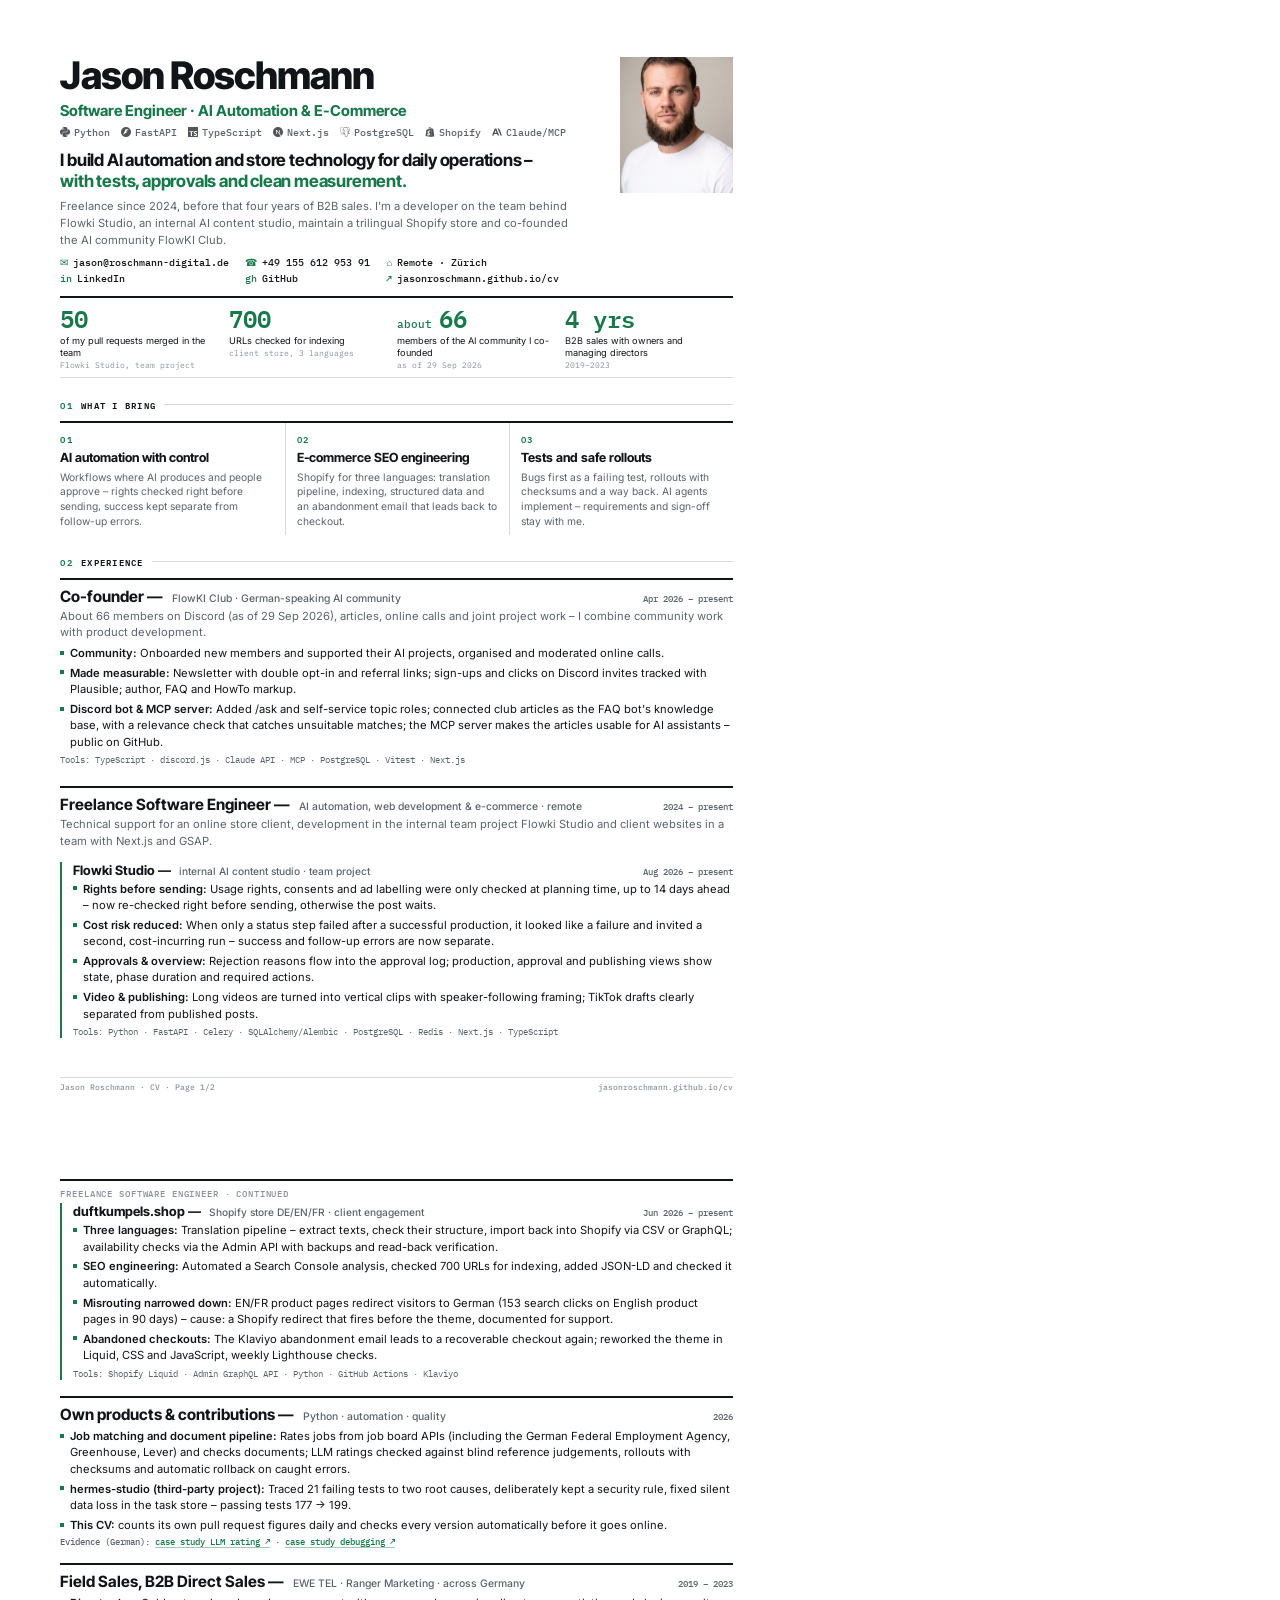
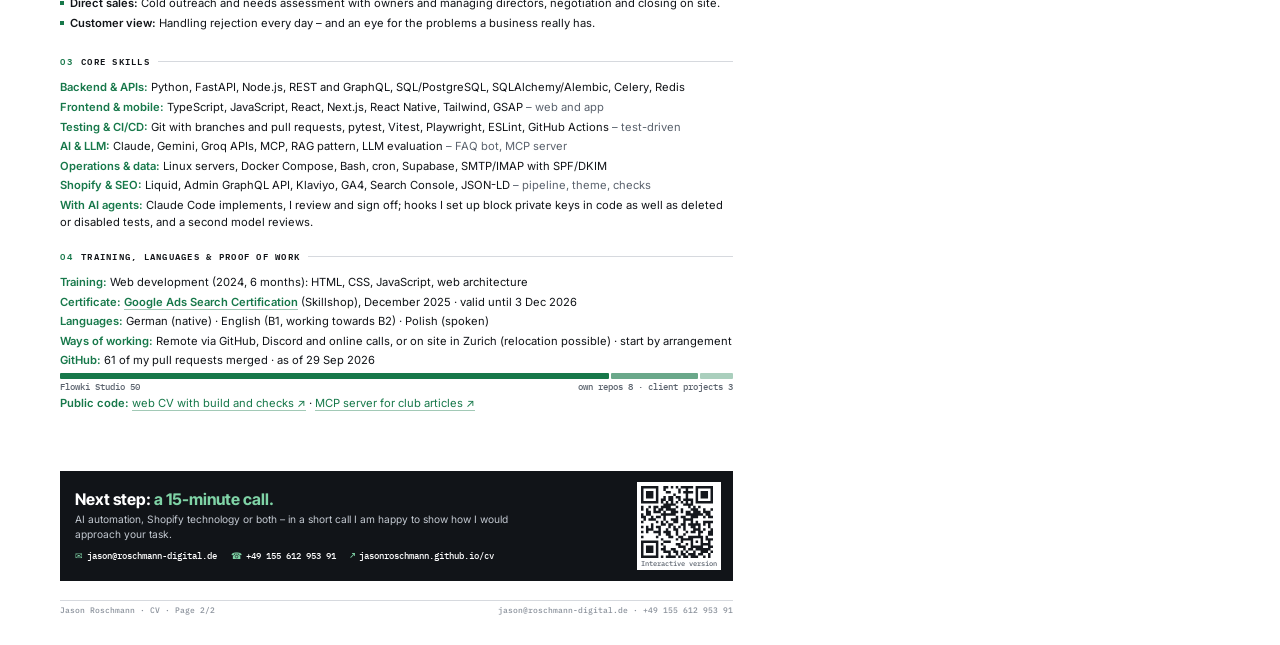
<file: cv-print-en.html>
<!doctype html>
<html lang="en">
<head>
<meta charset="utf-8">
<title>Jason Roschmann — CV Software Engineering</title>
<link rel="preconnect" href="https://fonts.googleapis.com">
<link rel="preconnect" href="https://fonts.gstatic.com" crossorigin>
<link href="https://fonts.googleapis.com/css2?family=Inter+Tight:wght@700;800&family=Inter:wght@400;500;600;700&family=IBM+Plex+Mono:wght@400;500;600&display=swap" rel="stylesheet">
<link rel="stylesheet" href="cv-v4.css">
</head>
<body class="v6">
<!-- Logos: simple-icons 16.33.0 (CC0) --><svg class="sprite" aria-hidden="true"><symbol id="i-python" viewBox="0 0 24 24"><path d="M14.25.18l.9.2.73.26.59.3.45.32.34.34.25.34.16.33.1.3.04.26.02.2-.01.13V8.5l-.05.63-.13.55-.21.46-.26.38-.3.31-.33.25-.35.19-.35.14-.33.1-.3.07-.26.04-.21.02H8.77l-.69.05-.59.14-.5.22-.41.27-.33.32-.27.35-.2.36-.15.37-.1.35-.07.32-.04.27-.02.21v3.06H3.17l-.21-.03-.28-.07-.32-.12-.35-.18-.36-.26-.36-.36-.35-.46-.32-.59-.28-.73-.21-.88-.14-1.05-.05-1.23.06-1.22.16-1.04.24-.87.32-.71.36-.57.4-.44.42-.33.42-.24.4-.16.36-.1.32-.05.24-.01h.16l.06.01h8.16v-.83H6.18l-.01-2.75-.02-.37.05-.34.11-.31.17-.28.25-.26.31-.23.38-.2.44-.18.51-.15.58-.12.64-.1.71-.06.77-.04.84-.02 1.27.05zm-6.3 1.98l-.23.33-.08.41.08.41.23.34.33.22.41.09.41-.09.33-.22.23-.34.08-.41-.08-.41-.23-.33-.33-.22-.41-.09-.41.09zm13.09 3.95l.28.06.32.12.35.18.36.27.36.35.35.47.32.59.28.73.21.88.14 1.04.05 1.23-.06 1.23-.16 1.04-.24.86-.32.71-.36.57-.4.45-.42.33-.42.24-.4.16-.36.09-.32.05-.24.02-.16-.01h-8.22v.82h5.84l.01 2.76.02.36-.05.34-.11.31-.17.29-.25.25-.31.24-.38.2-.44.17-.51.15-.58.13-.64.09-.71.07-.77.04-.84.01-1.27-.04-1.07-.14-.9-.2-.73-.25-.59-.3-.45-.33-.34-.34-.25-.34-.16-.33-.1-.3-.04-.25-.02-.2.01-.13v-5.34l.05-.64.13-.54.21-.46.26-.38.3-.32.33-.24.35-.2.35-.14.33-.1.3-.06.26-.04.21-.02.13-.01h5.84l.69-.05.59-.14.5-.21.41-.28.33-.32.27-.35.2-.36.15-.36.1-.35.07-.32.04-.28.02-.21V6.07h2.09l.14.01zm-6.47 14.25l-.23.33-.08.41.08.41.23.33.33.23.41.08.41-.08.33-.23.23-.33.08-.41-.08-.41-.23-.33-.33-.23-.41-.08-.41.08z"/></symbol><symbol id="i-fastapi" viewBox="0 0 24 24"><path d="M12 .0387C5.3729.0384.0003 5.3931 0 11.9988c-.001 6.6066 5.372 11.9628 12 11.9625 6.628.0003 12.001-5.3559 12-11.9625-.0003-6.6057-5.3729-11.9604-12-11.96m-.829 5.4153h7.55l-7.5805 5.3284h5.1828L5.279 18.5436q2.9466-6.5444 5.892-13.0896"/></symbol><symbol id="i-typescript" viewBox="0 0 24 24"><path d="M1.125 0C.502 0 0 .502 0 1.125v21.75C0 23.498.502 24 1.125 24h21.75c.623 0 1.125-.502 1.125-1.125V1.125C24 .502 23.498 0 22.875 0zm17.363 9.75c.612 0 1.154.037 1.627.111a6.38 6.38 0 0 1 1.306.34v2.458a3.95 3.95 0 0 0-.643-.361 5.093 5.093 0 0 0-.717-.26 5.453 5.453 0 0 0-1.426-.2c-.3 0-.573.028-.819.086a2.1 2.1 0 0 0-.623.242c-.17.104-.3.229-.393.374a.888.888 0 0 0-.14.49c0 .196.053.373.156.529.104.156.252.304.443.444s.423.276.696.41c.273.135.582.274.926.416.47.197.892.407 1.266.628.374.222.695.473.963.753.268.279.472.598.614.957.142.359.214.776.214 1.253 0 .657-.125 1.21-.373 1.656a3.033 3.033 0 0 1-1.012 1.085 4.38 4.38 0 0 1-1.487.596c-.566.12-1.163.18-1.79.18a9.916 9.916 0 0 1-1.84-.164 5.544 5.544 0 0 1-1.512-.493v-2.63a5.033 5.033 0 0 0 3.237 1.2c.333 0 .624-.03.872-.09.249-.06.456-.144.623-.25.166-.108.29-.234.373-.38a1.023 1.023 0 0 0-.074-1.089 2.12 2.12 0 0 0-.537-.5 5.597 5.597 0 0 0-.807-.444 27.72 27.72 0 0 0-1.007-.436c-.918-.383-1.602-.852-2.053-1.405-.45-.553-.676-1.222-.676-2.005 0-.614.123-1.141.369-1.582.246-.441.58-.804 1.004-1.089a4.494 4.494 0 0 1 1.47-.629 7.536 7.536 0 0 1 1.77-.201zm-15.113.188h9.563v2.166H9.506v9.646H6.789v-9.646H3.375z"/></symbol><symbol id="i-nextdotjs" viewBox="0 0 24 24"><path d="M18.665 21.978C16.758 23.255 14.465 24 12 24 5.377 24 0 18.623 0 12S5.377 0 12 0s12 5.377 12 12c0 3.583-1.574 6.801-4.067 9.001L9.219 7.2H7.2v9.596h1.615V9.251l9.85 12.727Zm-3.332-8.533 1.6 2.061V7.2h-1.6v6.245Z"/></symbol><symbol id="i-postgresql" viewBox="0 0 24 24"><path d="M23.5594 14.7228a.5269.5269 0 0 0-.0563-.1191c-.139-.2632-.4768-.3418-1.0074-.2321-1.6533.3411-2.2935.1312-2.5256-.0191 1.342-2.0482 2.445-4.522 3.0411-6.8297.2714-1.0507.7982-3.5237.1222-4.7316a1.5641 1.5641 0 0 0-.1509-.235C21.6931.9086 19.8007.0248 17.5099.0005c-1.4947-.0158-2.7705.3461-3.1161.4794a9.449 9.449 0 0 0-.5159-.0816 8.044 8.044 0 0 0-1.3114-.1278c-1.1822-.0184-2.2038.2642-3.0498.8406-.8573-.3211-4.7888-1.645-7.2219.0788C.9359 2.1526.3086 3.8733.4302 6.3043c.0409.818.5069 3.334 1.2423 5.7436.4598 1.5065.9387 2.7019 1.4334 3.582.553.9942 1.1259 1.5933 1.7143 1.7895.4474.1491 1.1327.1441 1.8581-.7279.8012-.9635 1.5903-1.8258 1.9446-2.2069.4351.2355.9064.3625 1.39.3772a.0569.0569 0 0 0 .0004.0041 11.0312 11.0312 0 0 0-.2472.3054c-.3389.4302-.4094.5197-1.5002.7443-.3102.064-1.1344.2339-1.1464.8115-.0025.1224.0329.2309.0919.3268.2269.4231.9216.6097 1.015.6331 1.3345.3335 2.5044.092 3.3714-.6787-.017 2.231.0775 4.4174.3454 5.0874.2212.5529.7618 1.9045 2.4692 1.9043.2505 0 .5263-.0291.8296-.0941 1.7819-.3821 2.5557-1.1696 2.855-2.9059.1503-.8707.4016-2.8753.5388-4.1012.0169-.0703.0357-.1207.057-.1362.0007-.0005.0697-.0471.4272.0307a.3673.3673 0 0 0 .0443.0068l.2539.0223.0149.001c.8468.0384 1.9114-.1426 2.5312-.4308.6438-.2988 1.8057-1.0323 1.5951-1.6698zM2.371 11.8765c-.7435-2.4358-1.1779-4.8851-1.2123-5.5719-.1086-2.1714.4171-3.6829 1.5623-4.4927 1.8367-1.2986 4.8398-.5408 6.108-.13-.0032.0032-.0066.0061-.0098.0094-2.0238 2.044-1.9758 5.536-1.9708 5.7495-.0002.0823.0066.1989.0162.3593.0348.5873.0996 1.6804-.0735 2.9184-.1609 1.1504.1937 2.2764.9728 3.0892.0806.0841.1648.1631.2518.2374-.3468.3714-1.1004 1.1926-1.9025 2.1576-.5677.6825-.9597.5517-1.0886.5087-.3919-.1307-.813-.5871-1.2381-1.3223-.4796-.839-.9635-2.0317-1.4155-3.5126zm6.0072 5.0871c-.1711-.0428-.3271-.1132-.4322-.1772.0889-.0394.2374-.0902.4833-.1409 1.2833-.2641 1.4815-.4506 1.9143-1.0002.0992-.126.2116-.2687.3673-.4426a.3549.3549 0 0 0 .0737-.1298c.1708-.1513.2724-.1099.4369-.0417.156.0646.3078.26.3695.4752.0291.1016.0619.2945-.0452.4444-.9043 1.2658-2.2216 1.2494-3.1676 1.0128zm2.094-3.988-.0525.141c-.133.3566-.2567.6881-.3334 1.003-.6674-.0021-1.3168-.2872-1.8105-.8024-.6279-.6551-.9131-1.5664-.7825-2.5004.1828-1.3079.1153-2.4468.079-3.0586-.005-.0857-.0095-.1607-.0122-.2199.2957-.2621 1.6659-.9962 2.6429-.7724.4459.1022.7176.4057.8305.928.5846 2.7038.0774 3.8307-.3302 4.7363-.084.1866-.1633.3629-.2311.5454zm7.3637 4.5725c-.0169.1768-.0358.376-.0618.5959l-.146.4383a.3547.3547 0 0 0-.0182.1077c-.0059.4747-.054.6489-.115.8693-.0634.2292-.1353.4891-.1794 1.0575-.11 1.4143-.8782 2.2267-2.4172 2.5565-1.5155.3251-1.7843-.4968-2.0212-1.2217a6.5824 6.5824 0 0 0-.0769-.2266c-.2154-.5858-.1911-1.4119-.1574-2.5551.0165-.5612-.0249-1.9013-.3302-2.6462.0044-.2932.0106-.5909.019-.8918a.3529.3529 0 0 0-.0153-.1126 1.4927 1.4927 0 0 0-.0439-.208c-.1226-.4283-.4213-.7866-.7797-.9351-.1424-.059-.4038-.1672-.7178-.0869.067-.276.1831-.5875.309-.9249l.0529-.142c.0595-.16.134-.3257.213-.5012.4265-.9476 1.0106-2.2453.3766-5.1772-.2374-1.0981-1.0304-1.6343-2.2324-1.5098-.7207.0746-1.3799.3654-1.7088.5321a5.6716 5.6716 0 0 0-.1958.1041c.0918-1.1064.4386-3.1741 1.7357-4.4823a4.0306 4.0306 0 0 1 .3033-.276.3532.3532 0 0 0 .1447-.0644c.7524-.5706 1.6945-.8506 2.802-.8325.4091.0067.8017.0339 1.1742.081 1.939.3544 3.2439 1.4468 4.0359 2.3827.8143.9623 1.2552 1.9315 1.4312 2.4543-1.3232-.1346-2.2234.1268-2.6797.779-.9926 1.4189.543 4.1729 1.2811 5.4964.1353.2426.2522.4522.2889.5413.2403.5825.5515.9713.7787 1.2552.0696.087.1372.1714.1885.245-.4008.1155-1.1208.3825-1.0552 1.717-.0123.1563-.0423.4469-.0834.8148-.0461.2077-.0702.4603-.0994.7662zm.8905-1.6211c-.0405-.8316.2691-.9185.5967-1.0105a2.8566 2.8566 0 0 0 .135-.0406 1.202 1.202 0 0 0 .1342.103c.5703.3765 1.5823.4213 3.0068.1344-.2016.1769-.5189.3994-.9533.6011-.4098.1903-1.0957.333-1.7473.3636-.7197.0336-1.0859-.0807-1.1721-.151zm.5695-9.2712c-.0059.3508-.0542.6692-.1054 1.0017-.055.3576-.112.7274-.1264 1.1762-.0142.4368.0404.8909.0932 1.3301.1066.887.216 1.8003-.2075 2.7014a3.5272 3.5272 0 0 1-.1876-.3856c-.0527-.1276-.1669-.3326-.3251-.6162-.6156-1.1041-2.0574-3.6896-1.3193-4.7446.3795-.5427 1.3408-.5661 2.1781-.463zm.2284 7.0137a12.3762 12.3762 0 0 0-.0853-.1074l-.0355-.0444c.7262-1.1995.5842-2.3862.4578-3.4385-.0519-.4318-.1009-.8396-.0885-1.2226.0129-.4061.0666-.7543.1185-1.0911.0639-.415.1288-.8443.1109-1.3505.0134-.0531.0188-.1158.0118-.1902-.0457-.4855-.5999-1.938-1.7294-3.253-.6076-.7073-1.4896-1.4972-2.6889-2.0395.5251-.1066 1.2328-.2035 2.0244-.1859 2.0515.0456 3.6746.8135 4.8242 2.2824a.908.908 0 0 1 .0667.1002c.7231 1.3556-.2762 6.2751-2.9867 10.5405zm-8.8166-6.1162c-.025.1794-.3089.4225-.6211.4225a.5821.5821 0 0 1-.0809-.0056c-.1873-.026-.3765-.144-.5059-.3156-.0458-.0605-.1203-.178-.1055-.2844.0055-.0401.0261-.0985.0925-.1488.1182-.0894.3518-.1226.6096-.0867.3163.0441.6426.1938.6113.4186zm7.9305-.4114c.0111.0792-.049.201-.1531.3102-.0683.0717-.212.1961-.4079.2232a.5456.5456 0 0 1-.075.0052c-.2935 0-.5414-.2344-.5607-.3717-.024-.1765.2641-.3106.5611-.352.297-.0414.6111.0088.6356.1851z"/></symbol><symbol id="i-shopify" viewBox="0 0 24 24"><path d="M15.337 23.979l7.216-1.561s-2.604-17.613-2.625-17.73c-.018-.116-.114-.192-.211-.192s-1.929-.136-1.929-.136-1.275-1.274-1.439-1.411c-.045-.037-.075-.057-.121-.074l-.914 21.104h.023zM11.71 11.305s-.81-.424-1.774-.424c-1.447 0-1.504.906-1.504 1.141 0 1.232 3.24 1.715 3.24 4.629 0 2.295-1.44 3.76-3.406 3.76-2.354 0-3.54-1.465-3.54-1.465l.646-2.086s1.245 1.066 2.28 1.066c.675 0 .975-.545.975-.932 0-1.619-2.654-1.694-2.654-4.359-.034-2.237 1.571-4.416 4.827-4.416 1.257 0 1.875.361 1.875.361l-.945 2.715-.02.01zM11.17.83c.136 0 .271.038.405.135-.984.465-2.064 1.639-2.508 3.992-.656.213-1.293.405-1.889.578C7.697 3.75 8.951.84 11.17.84V.83zm1.235 2.949v.135c-.754.232-1.583.484-2.394.736.466-1.777 1.333-2.645 2.085-2.971.193.501.309 1.176.309 2.1zm.539-2.234c.694.074 1.141.867 1.429 1.755-.349.114-.735.231-1.158.366v-.252c0-.752-.096-1.371-.271-1.871v.002zm2.992 1.289c-.02 0-.06.021-.078.021s-.289.075-.714.21c-.423-1.233-1.176-2.37-2.508-2.37h-.115C12.135.209 11.669 0 11.265 0 8.159 0 6.675 3.877 6.21 5.846c-1.194.365-2.063.636-2.16.674-.675.213-.694.232-.772.87-.075.462-1.83 14.063-1.83 14.063L15.009 24l.927-21.166z"/></symbol><symbol id="i-anthropic" viewBox="0 0 24 24"><path d="M17.3041 3.541h-3.6718l6.696 16.918H24Zm-10.6082 0L0 20.459h3.7442l1.3693-3.5527h7.0052l1.3693 3.5528h3.7442L10.5363 3.5409Zm-.3712 10.2232 2.2914-5.9456 2.2914 5.9456Z"/></symbol></svg>

<!-- ============ PAGE 1 ============ -->
<div class="page">
  <header class="kopf">
    <div class="kopf-text">
      <h1>Jason Roschmann</h1>
      <div class="rolle">Software Engineer · AI Automation &amp; E-Commerce</div>
      <div class="unter stack"><span class="st"><svg aria-hidden="true"><use href="#i-python"/></svg>Python</span><span class="st"><svg aria-hidden="true"><use href="#i-fastapi"/></svg>FastAPI</span><span class="st"><svg aria-hidden="true"><use href="#i-typescript"/></svg>TypeScript</span><span class="st"><svg aria-hidden="true"><use href="#i-nextdotjs"/></svg>Next.js</span><span class="st"><svg aria-hidden="true"><use href="#i-postgresql"/></svg>PostgreSQL</span><span class="st"><svg aria-hidden="true"><use href="#i-shopify"/></svg>Shopify</span><span class="st"><svg aria-hidden="true"><use href="#i-anthropic"/></svg>Claude/MCP</span></div>
      <p class="claim">I build AI automation and store technology for daily operations – <em>with tests, approvals and clean measurement.</em></p>
      <p class="lead">Freelance since 2024, before that four years of B2B sales. I'm a developer on the team behind Flowki Studio, an internal AI content studio, maintain a trilingual Shopify store and co-founded the AI community FlowKI Club.</p>
      <div class="kontakt">
        <a href="mailto:jason@roschmann-digital.de"><i>✉</i>jason@roschmann-digital.de</a>
        <span><i>☎</i>+49 155 612 953 91</span>
        <span><i>⌂</i>Remote · Zürich</span>
        <a href="https://www.linkedin.com/in/jason-roschmann-1091512b2"><i>in</i>LinkedIn</a>
        <a href="https://github.com/JasonRoschmann"><i>gh</i>GitHub</a>
        <a href="https://jasonroschmann.github.io/cv/"><i>↗</i>jasonroschmann.github.io/cv</a>
      </div>
    </div>
    <img class="foto" src="foto.jpg" alt="Portrait of Jason Roschmann">
  </header>

  <div class="kpi">
    <div><b><span data-pr="flowki">50</span></b><span>of my pull requests merged in the team</span><i>Flowki Studio, team project</i></div>
    <div><b>700</b><span>URLs checked for indexing</span><i>client store, 3 languages</i></div>
    <div><b><small>about </small>66</b><span>members of the AI community I co-founded</span><i>as of 29 Sep 2026</i></div>
    <div><b>4 yrs</b><span>B2B sales with owners and managing directors</span><i>2019–2023</i></div>
  </div>

  <div class="sek"><span>01</span>What I bring</div>
  <div class="felder">
    <div><small>01</small><b>AI automation with control</b><p>Workflows where AI produces and people approve – rights checked right before sending, success kept separate from follow-up errors.</p></div>
    <div><small>02</small><b>E-commerce SEO engineering</b><p>Shopify for three languages: translation pipeline, indexing, structured data and an abandonment email that leads back to checkout.</p></div>
    <div><small>03</small><b>Tests and safe rollouts</b><p>Bugs first as a failing test, rollouts with checksums and a way back. AI agents implement – requirements and sign-off stay with me.</p></div>
  </div>

  <div class="sek"><span>02</span>Experience</div>
<div class="station">
    <div class="ekopf"><h3>Co-founder — <span class="r">FlowKI Club · German-speaking AI community</span></h3><span class="zeit">Apr 2026 – present</span></div>
    <p class="zweck">About 66 members on Discord (as of 29 Sep 2026), articles, online calls and joint project work – I combine community work with product development.</p>
    <ul class="b">
      <li><b>Community:</b> Onboarded new members and supported their AI projects, organised and moderated online calls.</li>
      <li><b>Made measurable:</b> Newsletter with double opt-in and referral links; sign-ups and clicks on Discord invites tracked with Plausible; author, FAQ and HowTo markup.</li>
      <li><b>Discord bot &amp; MCP server:</b> Added /ask and self-service topic roles; connected club articles as the FAQ bot's knowledge base, with a relevance check that catches unsuitable matches; the MCP server makes the articles usable for AI assistants – public on GitHub.</li>
    </ul>
    <div class="tools">Tools: TypeScript · discord.js · Claude API · MCP · PostgreSQL · Vitest · Next.js</div>
  </div>

  <div class="station">
    <div class="ekopf"><h3>Freelance Software Engineer — <span class="r">AI automation, web development &amp; e-commerce · remote</span></h3><span class="zeit">2024 – present</span></div>
    <p class="zweck">Technical support for an online store client, development in the internal team project Flowki Studio and client websites in a team with Next.js and GSAP.</p>

    <div class="mandat">
      <div class="ekopf"><h4>Flowki Studio — <span class="r">internal AI content studio · team project</span></h4><span class="zeit">Aug 2026 – present</span></div>
      <ul class="b">
        <li><b>Rights before sending:</b> Usage rights, consents and ad labelling were only checked at planning time, up to 14 days ahead – now re-checked right before sending, otherwise the post waits.</li>
        <li><b>Cost risk reduced:</b> When only a status step failed after a successful production, it looked like a failure and invited a second, cost-incurring run – success and follow-up errors are now separate.</li>
        <li><b>Approvals &amp; overview:</b> Rejection reasons flow into the approval log; production, approval and publishing views show state, phase duration and required actions.</li>
        <li><b>Video &amp; publishing:</b> Long videos are turned into vertical clips with speaker-following framing; TikTok drafts clearly separated from published posts.</li>
      </ul>
      <div class="tools">Tools: Python · FastAPI · Celery · SQLAlchemy/Alembic · PostgreSQL · Redis · Next.js · TypeScript</div>
    </div>

  </div>

  <div class="fuss"><span>Jason Roschmann · CV · Page 1/2</span><span>jasonroschmann.github.io/cv</span></div>
</div>

<!-- ============ PAGE 2 ============ -->
<div class="page p2">
  <div class="station fort">
    <div class="fortk">Freelance Software Engineer · continued</div>
    <div class="mandat" style="margin-top:4px">
      <div class="ekopf"><h4>duftkumpels.shop — <span class="r">Shopify store DE/EN/FR · client engagement</span></h4><span class="zeit">Jun 2026 – present</span></div>
      <ul class="b">
        <li><b>Three languages:</b> Translation pipeline – extract texts, check their structure, import back into Shopify via CSV or GraphQL; availability checks via the Admin API with backups and read-back verification.</li>
        <li><b>SEO engineering:</b> Automated a Search Console analysis, checked 700 URLs for indexing, added <span class="nw">JSON-LD</span> and checked it automatically.</li>
        <li><b>Misrouting narrowed down:</b> EN/FR product pages redirect visitors to German (153 search clicks on English product pages in 90 days) – cause: a Shopify redirect that fires before the theme, documented for support.</li>
        <li><b>Abandoned checkouts:</b> The Klaviyo abandonment email leads to a recoverable checkout again; reworked the theme in Liquid, CSS and JavaScript, weekly Lighthouse checks.</li>
      </ul>
      <div class="tools">Tools: Shopify Liquid · Admin GraphQL API · Python · GitHub Actions · Klaviyo</div>
    </div>
  </div>

  <div class="station">
    <div class="ekopf"><h3>Own products &amp; contributions — <span class="r">Python · automation · quality</span></h3><span class="zeit">2026</span></div>
    <ul class="b">
      <li><b>Job matching and document pipeline:</b> Rates jobs from job board APIs (including the German Federal Employment Agency, Greenhouse, Lever) and checks documents; LLM ratings checked against blind reference judgements, rollouts with checksums and automatic rollback on caught errors.</li>
      <li><b>hermes-studio (third-party project):</b> Traced 21 failing tests to two root causes, deliberately kept a security rule, fixed silent data loss in the task store – passing tests <span class="nw">177 → 199</span>.</li>
      <li><b>This CV:</b> counts its own pull request figures daily and checks every version automatically before it goes online.</li>
    </ul>
    <div class="belege">Evidence (German): <a href="https://jasonroschmann.github.io/cv/#fs-03">case study LLM rating ↗</a> · <a href="https://jasonroschmann.github.io/cv/#fs-01">case study debugging ↗</a></div>
  </div>

  <div class="station">
    <div class="ekopf"><h3>Field Sales, B2B Direct Sales — <span class="r">EWE TEL · Ranger Marketing · across Germany</span></h3><span class="zeit">2019 – 2023</span></div>
    <ul class="b">
      <li><b>Direct sales:</b> Cold outreach and needs assessment with owners and managing directors, negotiation and closing on site.</li>
      <li><b>Customer view:</b> Handling rejection every day – and an eye for the problems a business really has.</li>
    </ul>
  </div>

  <div class="sek"><span>03</span>Core skills</div>
  <div class="sk">
    <div><span class="k">Backend &amp; APIs:</span>Python, FastAPI, Node.js, REST and GraphQL, SQL/PostgreSQL, SQLAlchemy/Alembic, Celery, Redis</div>
    <div><span class="k">Frontend &amp; mobile:</span>TypeScript, JavaScript, React, Next.js, React Native, Tailwind, GSAP <span class="wo">– web and app</span></div>
    <div><span class="k">Testing &amp; CI/CD:</span>Git with branches and pull requests, pytest, Vitest, Playwright, ESLint, GitHub Actions <span class="wo">– test-driven</span></div>
    <div><span class="k">AI &amp; LLM:</span>Claude, Gemini, Groq APIs, MCP, RAG pattern, LLM evaluation <span class="wo">– FAQ bot, MCP server</span></div>
    <div><span class="k">Operations &amp; data:</span>Linux servers, Docker Compose, Bash, cron, Supabase, SMTP/IMAP with SPF/DKIM</div>
    <div><span class="k">Shopify &amp; SEO:</span>Liquid, Admin GraphQL API, Klaviyo, GA4, Search Console, JSON-LD <span class="wo">– pipeline, theme, checks</span></div>
    <div><span class="k">With AI agents:</span>Claude Code implements, I review and sign off; hooks I set up block private keys in code as well as deleted or disabled tests, and a second model reviews.</div>
  </div>

  <div class="sek"><span>04</span>Training, languages &amp; proof of work</div>
    <div class="sk">
      <div><span class="k">Training:</span>Web development (2024, 6 months): HTML, CSS, JavaScript, web architecture</div>
      <div><span class="k">Certificate:</span><a href="https://www.credential.net/cd05c77a-a7ef-48e0-809e-5147135f810e"><b>Google Ads Search Certification</b></a> (Skillshop), December 2025 · valid until 3 Dec 2026</div>
      <div><span class="k">Languages:</span>German (native) · English (B1, working towards B2) · Polish (spoken)</div>
      <div><span class="k">Ways of working:</span>Remote via GitHub, Discord and online calls, or on site in Zurich (relocation possible) · start by arrangement</div>
      <div class="gh"><span class="k">GitHub:</span><span data-pr="gesamt">61</span> of my pull requests merged · as of <span data-pr="stand-en">29 Sep 2026</span>
        <span class="gh-leiste" aria-hidden="true"><i data-pr-flex="flowki" style="flex:50"></i><i data-pr-flex="eigen" style="flex:8"></i><i data-pr-flex="kunden" style="flex:3"></i></span>
        <span class="gh-legende"><span>Flowki Studio <span data-pr="flowki">50</span></span><span>own repos <span data-pr="eigen">8</span> · client projects <span data-pr="kunden">3</span></span></span></div>
      <div><span class="k">Public code:</span><a href="https://github.com/JasonRoschmann/cv">web CV with build and checks ↗</a> · <a href="https://github.com/Jokersystems-online/flowki-knowledge-mcp">MCP server for club articles ↗</a></div>
    </div>

  <div class="cta">
    <div>
      <b>Next step: <em>a 15-minute call.</em></b>
      <p>AI automation, Shopify technology or both – in a short call I am happy to show how I would approach your task.</p>
      <div class="kanal"><span><i>✉</i>jason@roschmann-digital.de</span><span><i>☎</i>+49 155 612 953 91</span><span><i>↗</i>jasonroschmann.github.io/cv</span></div>
    </div>
    <div class="qrk"><img src="qr-cv.svg" alt="QR code to the interactive CV">Interactive version</div>
  </div>

  <div class="fuss"><span>Jason Roschmann · CV · Page 2/2</span><span>jason@roschmann-digital.de · +49 155 612 953 91</span></div>
</div>

</body>
</html>
</file>
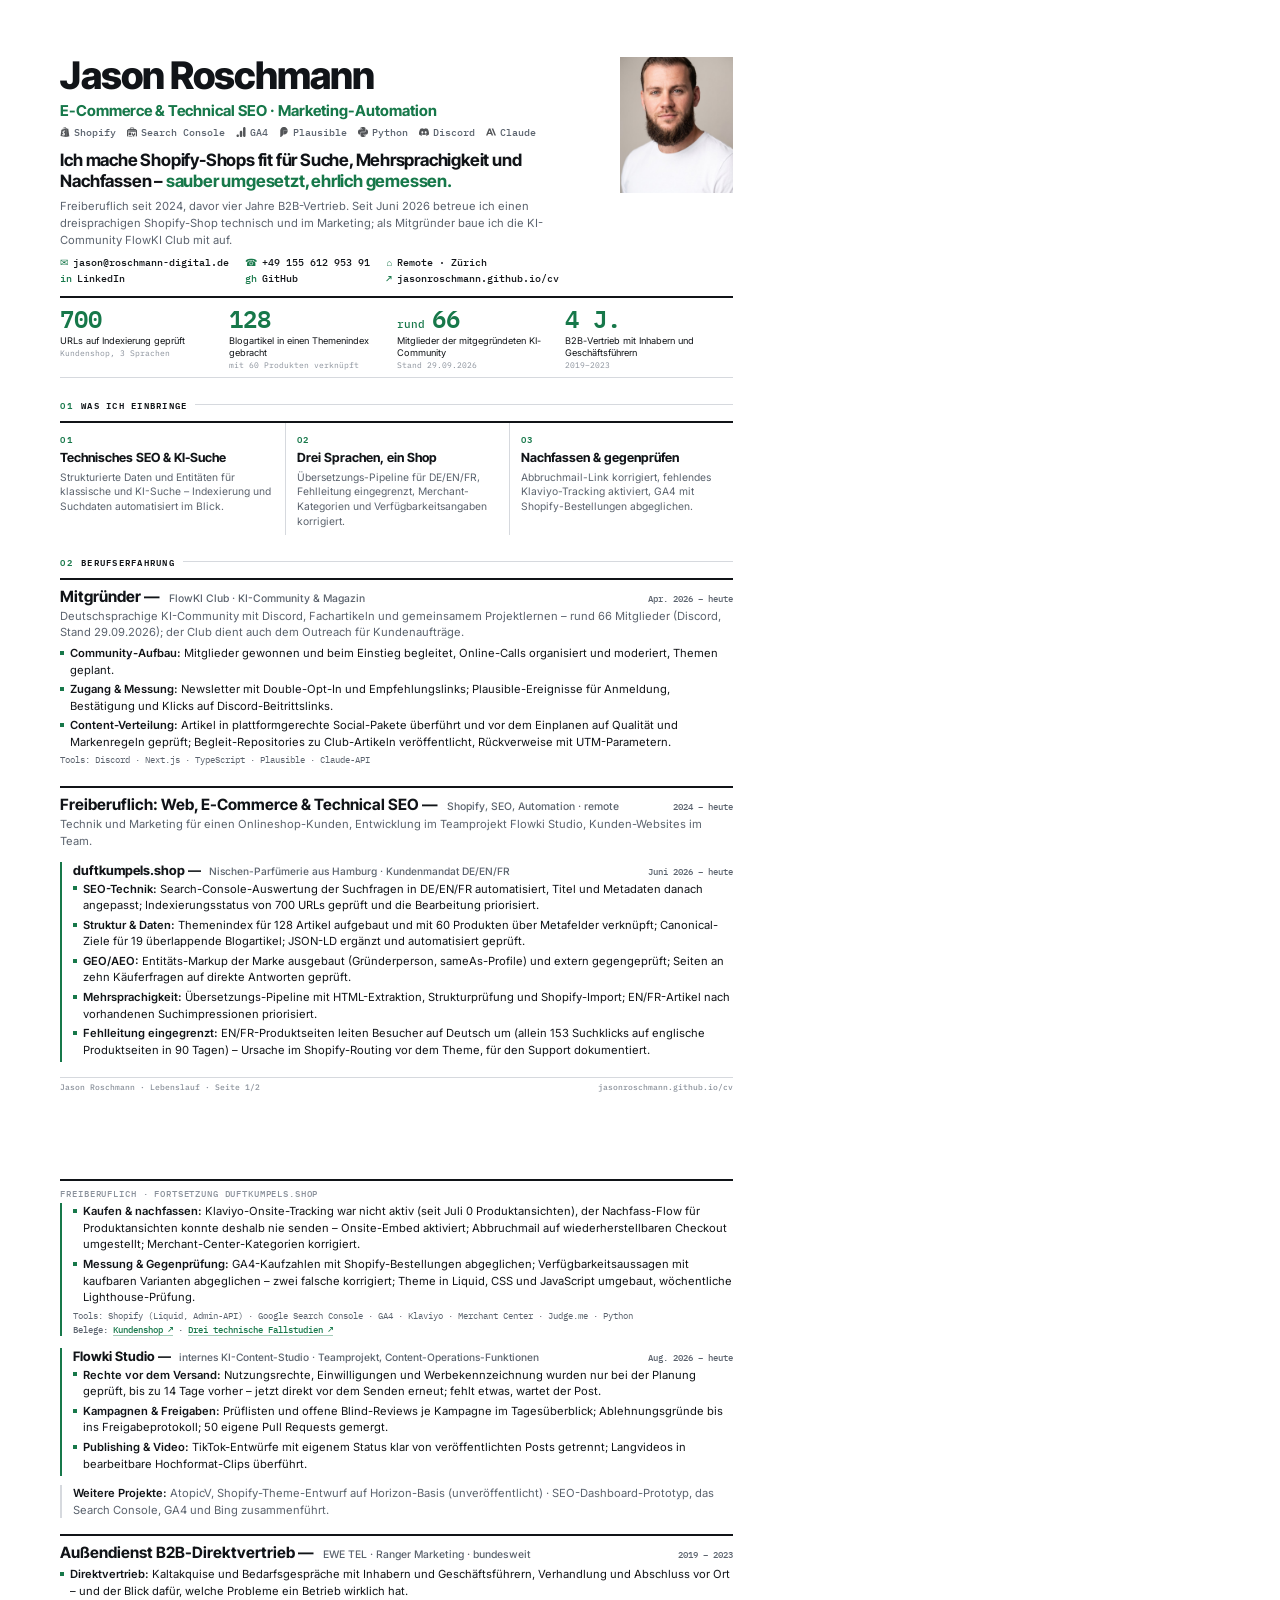
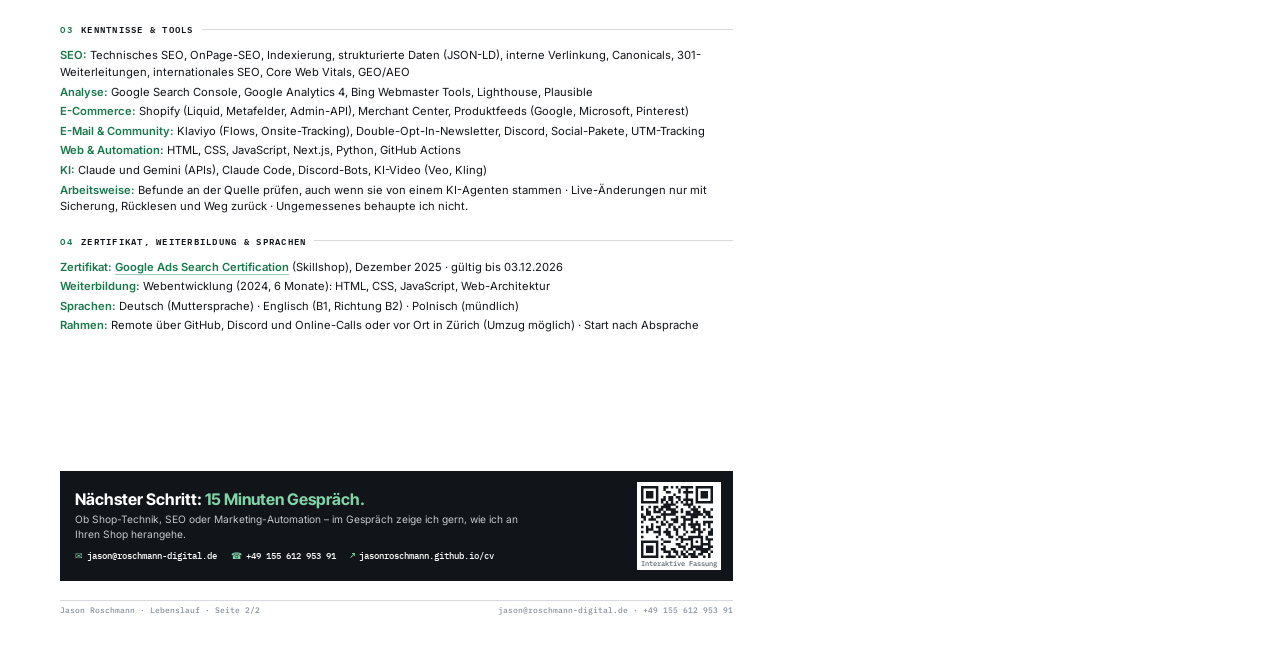
<file: cv-print-marketing.html>
<!doctype html>
<html lang="de">
<head>
<meta charset="utf-8">
<title>Jason Roschmann — Lebenslauf E-Commerce &amp; Technical SEO</title>
<link rel="preconnect" href="https://fonts.googleapis.com">
<link rel="preconnect" href="https://fonts.gstatic.com" crossorigin>
<link href="https://fonts.googleapis.com/css2?family=Inter+Tight:wght@700;800&family=Inter:wght@400;500;600;700&family=IBM+Plex+Mono:wght@400;500;600&display=swap" rel="stylesheet">
<link rel="stylesheet" href="cv-v4.css">
</head>
<body class="v6">
<!-- Logos: simple-icons 16.33.0 (CC0) --><svg class="sprite" aria-hidden="true"><symbol id="i-shopify" viewBox="0 0 24 24"><path d="M15.337 23.979l7.216-1.561s-2.604-17.613-2.625-17.73c-.018-.116-.114-.192-.211-.192s-1.929-.136-1.929-.136-1.275-1.274-1.439-1.411c-.045-.037-.075-.057-.121-.074l-.914 21.104h.023zM11.71 11.305s-.81-.424-1.774-.424c-1.447 0-1.504.906-1.504 1.141 0 1.232 3.24 1.715 3.24 4.629 0 2.295-1.44 3.76-3.406 3.76-2.354 0-3.54-1.465-3.54-1.465l.646-2.086s1.245 1.066 2.28 1.066c.675 0 .975-.545.975-.932 0-1.619-2.654-1.694-2.654-4.359-.034-2.237 1.571-4.416 4.827-4.416 1.257 0 1.875.361 1.875.361l-.945 2.715-.02.01zM11.17.83c.136 0 .271.038.405.135-.984.465-2.064 1.639-2.508 3.992-.656.213-1.293.405-1.889.578C7.697 3.75 8.951.84 11.17.84V.83zm1.235 2.949v.135c-.754.232-1.583.484-2.394.736.466-1.777 1.333-2.645 2.085-2.971.193.501.309 1.176.309 2.1zm.539-2.234c.694.074 1.141.867 1.429 1.755-.349.114-.735.231-1.158.366v-.252c0-.752-.096-1.371-.271-1.871v.002zm2.992 1.289c-.02 0-.06.021-.078.021s-.289.075-.714.21c-.423-1.233-1.176-2.37-2.508-2.37h-.115C12.135.209 11.669 0 11.265 0 8.159 0 6.675 3.877 6.21 5.846c-1.194.365-2.063.636-2.16.674-.675.213-.694.232-.772.87-.075.462-1.83 14.063-1.83 14.063L15.009 24l.927-21.166z"/></symbol><symbol id="i-googlesearchconsole" viewBox="0 0 24 24"><path d="M8.548 1.156L6.832 2.872v1.682h1.716zm0 3.398v.035H6.832v-.035H3.386L0 7.844v3.577h2.826V8.94c0-.525.429-.954.954-.954h16.476c.525 0 .954.43.954.954v2.48h2.754V7.844l-3.386-3.29H17.3v.035h-1.717v-.035zm7.035 0H17.3V2.872l-1.717-1.716zM8.679 1.188V2.84h6.773V1.188zm11.471 7.07a.834.834 0 00-.132.01l-.543.002c-5.216.014-10.432-.008-15.648.01-.435-.063-.794.436-.716.883v2.264h17.812c-.016-.888.045-1.782-.034-2.666-.104-.342-.427-.502-.739-.502zm-15.422.634a.689.698 0 01.689.698.689.698 0 01-.689.697.689.698 0 01-.688-.697.689.698 0 01.688-.698zm2.134 0a.689.698 0 01.689.698.689.698 0 01-.689.697.689.698 0 01-.688-.697.689.698 0 01.688-.698zM.036 11.645v9.156c0 1.05.858 1.908 1.907 1.908h.883V11.645zm21.174 0v11.064h.882c1.05 0 1.908-.858 1.908-1.908v-9.156zM4.057 13.133v6.85h6.137v-6.85zm13.243.021v3.777l-1.708.977-1.708-.977v-3.758a4.006 4.006 0 000 7.23v2.441h3.457v-2.442a4.006 4.006 0 00-.041-7.248zm-13.243 8.26v1.43h7.925v-1.43z"/></symbol><symbol id="i-googleanalytics" viewBox="0 0 24 24"><path d="M22.84 2.9982v17.9987c.0086 1.6473-1.3197 2.9897-2.967 2.9984a2.9808 2.9808 0 01-.3677-.0208c-1.528-.226-2.6477-1.5558-2.6105-3.1V3.1204c-.0369-1.5458 1.0856-2.8762 2.6157-3.1 1.6361-.1915 3.1178.9796 3.3093 2.6158.014.1201.0208.241.0202.3619zM4.1326 18.0548c-1.6417 0-2.9726 1.331-2.9726 2.9726C1.16 22.6691 2.4909 24 4.1326 24s2.9726-1.3309 2.9726-2.9726-1.331-2.9726-2.9726-2.9726zm7.8728-9.0098c-.0171 0-.0342 0-.0513.0003-1.6495.0904-2.9293 1.474-2.891 3.1256v7.9846c0 2.167.9535 3.4825 2.3505 3.763 1.6118.3266 3.1832-.7152 3.5098-2.327.04-.1974.06-.3983.0593-.5998v-8.9585c.003-1.6474-1.33-2.9852-2.9773-2.9882z"/></symbol><symbol id="i-plausibleanalytics" viewBox="0 0 24 24"><path d="M12.1835.0017c-.6378-.0097-1.2884.022-1.7246.0996C8.601.424 7.035 1.2116 5.7384 2.4782 4.406 3.7806 3.582 5.299 3.1818 7.1929l-.1387.6445c-.0118 5.3872-.0233 10.7744-.035 16.1617.2914.0081.591-.0392.8416-.0606 2.348-.2868 4.3442-1.7083 5.4315-3.8651.2749-.5497.472-1.182.6094-1.9707.1135-.6691.1195-.8915.1016-4.3807l-.0176-3.6737.1425-.3574c.1972-.49.7425-1.0352 1.2324-1.2324l.3574-.1426 3.3457-.0058c1.8401 0 3.4545-.025 3.58-.0489.5854-.1135 1.2118-.6027 1.4628-1.1464.0717-.1494.1671-.4415.209-.6387.0657-.3286.0604-.4186-.0352-.789-.2987-1.0993-1.3503-2.6234-2.4257-3.5136C16.6247 1.1638 15.2798.4887 13.828.1482c-.3824-.0866-1.0067-.1368-1.6445-.1465zm8.5369 6.8006c-.0506.1798-.098.3662-.172.5215-.3358.7278-1.0382 1.2776-1.8221 1.4296-3.6737.0566-2.5392.0561-3.6737.0566l-3.248.0059-.2695.1074c-.3135.1262-.827.6397-.9531.9531l-.1074.2676.0175 3.576c.0149 2.8888.007 3.5821-.0605 4.125a8.9918 8.9918 0 0 0 1.5683.1386c4.9662.0001 8.992-4.0258 8.992-8.992a8.9918 8.9918 0 0 0-.2715-2.1893Z"/></symbol><symbol id="i-python" viewBox="0 0 24 24"><path d="M14.25.18l.9.2.73.26.59.3.45.32.34.34.25.34.16.33.1.3.04.26.02.2-.01.13V8.5l-.05.63-.13.55-.21.46-.26.38-.3.31-.33.25-.35.19-.35.14-.33.1-.3.07-.26.04-.21.02H8.77l-.69.05-.59.14-.5.22-.41.27-.33.32-.27.35-.2.36-.15.37-.1.35-.07.32-.04.27-.02.21v3.06H3.17l-.21-.03-.28-.07-.32-.12-.35-.18-.36-.26-.36-.36-.35-.46-.32-.59-.28-.73-.21-.88-.14-1.05-.05-1.23.06-1.22.16-1.04.24-.87.32-.71.36-.57.4-.44.42-.33.42-.24.4-.16.36-.1.32-.05.24-.01h.16l.06.01h8.16v-.83H6.18l-.01-2.75-.02-.37.05-.34.11-.31.17-.28.25-.26.31-.23.38-.2.44-.18.51-.15.58-.12.64-.1.71-.06.77-.04.84-.02 1.27.05zm-6.3 1.98l-.23.33-.08.41.08.41.23.34.33.22.41.09.41-.09.33-.22.23-.34.08-.41-.08-.41-.23-.33-.33-.22-.41-.09-.41.09zm13.09 3.95l.28.06.32.12.35.18.36.27.36.35.35.47.32.59.28.73.21.88.14 1.04.05 1.23-.06 1.23-.16 1.04-.24.86-.32.71-.36.57-.4.45-.42.33-.42.24-.4.16-.36.09-.32.05-.24.02-.16-.01h-8.22v.82h5.84l.01 2.76.02.36-.05.34-.11.31-.17.29-.25.25-.31.24-.38.2-.44.17-.51.15-.58.13-.64.09-.71.07-.77.04-.84.01-1.27-.04-1.07-.14-.9-.2-.73-.25-.59-.3-.45-.33-.34-.34-.25-.34-.16-.33-.1-.3-.04-.25-.02-.2.01-.13v-5.34l.05-.64.13-.54.21-.46.26-.38.3-.32.33-.24.35-.2.35-.14.33-.1.3-.06.26-.04.21-.02.13-.01h5.84l.69-.05.59-.14.5-.21.41-.28.33-.32.27-.35.2-.36.15-.36.1-.35.07-.32.04-.28.02-.21V6.07h2.09l.14.01zm-6.47 14.25l-.23.33-.08.41.08.41.23.33.33.23.41.08.41-.08.33-.23.23-.33.08-.41-.08-.41-.23-.33-.33-.23-.41-.08-.41.08z"/></symbol><symbol id="i-discord" viewBox="0 0 24 24"><path d="M20.317 4.3698a19.7913 19.7913 0 00-4.8851-1.5152.0741.0741 0 00-.0785.0371c-.211.3753-.4447.8648-.6083 1.2495-1.8447-.2762-3.68-.2762-5.4868 0-.1636-.3933-.4058-.8742-.6177-1.2495a.077.077 0 00-.0785-.037 19.7363 19.7363 0 00-4.8852 1.515.0699.0699 0 00-.0321.0277C.5334 9.0458-.319 13.5799.0992 18.0578a.0824.0824 0 00.0312.0561c2.0528 1.5076 4.0413 2.4228 5.9929 3.0294a.0777.0777 0 00.0842-.0276c.4616-.6304.8731-1.2952 1.226-1.9942a.076.076 0 00-.0416-.1057c-.6528-.2476-1.2743-.5495-1.8722-.8923a.077.077 0 01-.0076-.1277c.1258-.0943.2517-.1923.3718-.2914a.0743.0743 0 01.0776-.0105c3.9278 1.7933 8.18 1.7933 12.0614 0a.0739.0739 0 01.0785.0095c.1202.099.246.1981.3728.2924a.077.077 0 01-.0066.1276 12.2986 12.2986 0 01-1.873.8914.0766.0766 0 00-.0407.1067c.3604.698.7719 1.3628 1.225 1.9932a.076.076 0 00.0842.0286c1.961-.6067 3.9495-1.5219 6.0023-3.0294a.077.077 0 00.0313-.0552c.5004-5.177-.8382-9.6739-3.5485-13.6604a.061.061 0 00-.0312-.0286zM8.02 15.3312c-1.1825 0-2.1569-1.0857-2.1569-2.419 0-1.3332.9555-2.4189 2.157-2.4189 1.2108 0 2.1757 1.0952 2.1568 2.419 0 1.3332-.9555 2.4189-2.1569 2.4189zm7.9748 0c-1.1825 0-2.1569-1.0857-2.1569-2.419 0-1.3332.9554-2.4189 2.1569-2.4189 1.2108 0 2.1757 1.0952 2.1568 2.419 0 1.3332-.946 2.4189-2.1568 2.4189Z"/></symbol><symbol id="i-anthropic" viewBox="0 0 24 24"><path d="M17.3041 3.541h-3.6718l6.696 16.918H24Zm-10.6082 0L0 20.459h3.7442l1.3693-3.5527h7.0052l1.3693 3.5528h3.7442L10.5363 3.5409Zm-.3712 10.2232 2.2914-5.9456 2.2914 5.9456Z"/></symbol></svg>

<!-- ============ SEITE 1 ============ -->
<div class="page">
  <header class="kopf">
    <div class="kopf-text">
      <h1>Jason Roschmann</h1>
      <div class="rolle">E-Commerce &amp; Technical SEO · Marketing-Automation</div>
      <div class="unter stack"><span class="st"><svg aria-hidden="true"><use href="#i-shopify"/></svg>Shopify</span><span class="st"><svg aria-hidden="true"><use href="#i-googlesearchconsole"/></svg>Search Console</span><span class="st"><svg aria-hidden="true"><use href="#i-googleanalytics"/></svg>GA4</span><span class="st"><svg aria-hidden="true"><use href="#i-plausibleanalytics"/></svg>Plausible</span><span class="st"><svg aria-hidden="true"><use href="#i-python"/></svg>Python</span><span class="st"><svg aria-hidden="true"><use href="#i-discord"/></svg>Discord</span><span class="st"><svg aria-hidden="true"><use href="#i-anthropic"/></svg>Claude</span></div>
      <p class="claim">Ich mache Shopify-Shops fit für Suche, Mehrsprachigkeit und Nachfassen – <em>sauber umgesetzt, ehrlich gemessen.</em></p>
      <p class="lead">Freiberuflich seit 2024, davor vier Jahre B2B-Vertrieb. Seit Juni 2026 betreue ich einen dreisprachigen Shopify-Shop technisch und im Marketing; als Mitgründer baue ich die KI-Community FlowKI Club mit auf.</p>
      <div class="kontakt">
        <a href="mailto:jason@roschmann-digital.de"><i>✉</i>jason@roschmann-digital.de</a>
        <span><i>☎</i>+49 155 612 953 91</span>
        <span><i>⌂</i>Remote · Zürich</span>
        <a href="https://www.linkedin.com/in/jason-roschmann-1091512b2"><i>in</i>LinkedIn</a>
        <a href="https://github.com/JasonRoschmann"><i>gh</i>GitHub</a>
        <a href="https://jasonroschmann.github.io/cv/"><i>↗</i>jasonroschmann.github.io/cv</a>
      </div>
    </div>
    <img class="foto" src="foto.jpg" alt="Porträt Jason Roschmann">
  </header>

  <div class="kpi">
    <div><b>700</b><span>URLs auf Indexierung geprüft</span><i>Kundenshop, 3 Sprachen</i></div>
    <div><b>128</b><span>Blogartikel in einen Themenindex gebracht</span><i>mit 60 Produkten verknüpft</i></div>
    <div><b><small>rund </small>66</b><span>Mitglieder der mitgegründeten KI-Community</span><i>Stand 29.09.2026</i></div>
    <div><b>4 J.</b><span>B2B-Vertrieb mit Inhabern und Geschäftsführern</span><i>2019–2023</i></div>
  </div>

  <div class="sek"><span>01</span>Was ich einbringe</div>
  <div class="felder">
    <div><small>01</small><b>Technisches SEO &amp; KI-Suche</b><p>Strukturierte Daten und Entitäten für klassische und KI-Suche – Indexierung und Suchdaten automatisiert im Blick.</p></div>
    <div><small>02</small><b>Drei Sprachen, ein Shop</b><p>Übersetzungs-Pipeline für DE/EN/FR, Fehlleitung eingegrenzt, Merchant-Kategorien und Verfügbarkeitsangaben korrigiert.</p></div>
    <div><small>03</small><b>Nachfassen &amp; gegenprüfen</b><p>Abbruchmail-Link korrigiert, fehlendes Klaviyo-Tracking aktiviert, GA4 mit Shopify-Bestellungen abgeglichen.</p></div>
  </div>

  <div class="sek"><span>02</span>Berufserfahrung</div>
  <div class="station">
    <div class="ekopf"><h3>Mitgründer — <span class="r">FlowKI Club · KI-Community &amp; Magazin</span></h3><span class="zeit">Apr. 2026 – heute</span></div>
    <p class="zweck">Deutschsprachige KI-Community mit Discord, Fachartikeln und gemeinsamem Projektlernen – rund 66 Mitglieder (Discord, Stand 29.09.2026); der Club dient auch dem Outreach für Kundenaufträge.</p>
    <ul class="b">
      <li><b>Community-Aufbau:</b> Mitglieder gewonnen und beim Einstieg begleitet, Online-Calls organisiert und moderiert, Themen geplant.</li>
      <li><b>Zugang &amp; Messung:</b> Newsletter mit Double-Opt-In und Empfehlungslinks; Plausible-Ereignisse für Anmeldung, Bestätigung und Klicks auf Discord-Beitrittslinks.</li>
      <li><b>Content-Verteilung:</b> Artikel in plattformgerechte Social-Pakete überführt und vor dem Einplanen auf Qualität und Markenregeln geprüft; Begleit-Repositories zu Club-Artikeln veröffentlicht, Rückverweise mit UTM-Parametern.</li>
    </ul>
    <div class="tools">Tools: Discord · Next.js · TypeScript · Plausible · Claude-API</div>
  </div>

  <div class="station">
    <div class="ekopf"><h3>Freiberuflich: Web, E-Commerce &amp; Technical SEO — <span class="r">Shopify, SEO, Automation · remote</span></h3><span class="zeit">2024 – heute</span></div>
    <p class="zweck">Technik und Marketing für einen Onlineshop-Kunden, Entwicklung im Teamprojekt Flowki Studio, Kunden-Websites im Team.</p>

    <div class="mandat">
      <div class="ekopf"><h4>duftkumpels.shop — <span class="r">Nischen-Parfümerie aus Hamburg · Kundenmandat DE/EN/FR</span></h4><span class="zeit">Juni 2026 – heute</span></div>
      <ul class="b">
        <li><b>SEO-Technik:</b> Search-Console-Auswertung der Suchfragen in DE/EN/FR automatisiert, Titel und Metadaten danach angepasst; Indexierungsstatus von 700 URLs geprüft und die Bearbeitung priorisiert.</li>
        <li><b>Struktur &amp; Daten:</b> Themenindex für 128 Artikel aufgebaut und mit 60 Produkten über Metafelder verknüpft; Canonical-Ziele für 19 überlappende Blogartikel; <span class="nw">JSON-LD</span> ergänzt und automatisiert geprüft.</li>
        <li><b>GEO/AEO:</b> Entitäts-Markup der Marke ausgebaut (Gründerperson, sameAs-Profile) und extern gegengeprüft; Seiten an zehn Käuferfragen auf direkte Antworten geprüft.</li>
        <li><b>Mehrsprachigkeit:</b> Übersetzungs-Pipeline mit HTML-Extraktion, Strukturprüfung und Shopify-Import; EN/FR-Artikel nach vorhandenen Suchimpressionen priorisiert.</li>
        <li><b>Fehlleitung eingegrenzt:</b> EN/FR-Produktseiten leiten Besucher auf Deutsch um (allein 153 Suchklicks auf englische Produktseiten in 90 Tagen) – Ursache im Shopify-Routing vor dem Theme, für den Support dokumentiert.</li>
      </ul>
    </div>
  </div>

  <div class="fuss"><span>Jason Roschmann · Lebenslauf · Seite 1/2</span><span>jasonroschmann.github.io/cv</span></div>
</div>

<!-- ============ SEITE 2 ============ -->
<div class="page p2">
  <div class="station fort">
    <div class="fortk">Freiberuflich · Fortsetzung duftkumpels.shop</div>
    <div class="mandat" style="margin-top:4px">
      <ul class="b" style="margin-top:0">
        <li><b>Kaufen &amp; nachfassen:</b> Klaviyo-Onsite-Tracking war nicht aktiv (seit Juli 0 Produktansichten), der Nachfass-Flow für Produktansichten konnte deshalb nie senden – Onsite-Embed aktiviert; Abbruchmail auf wiederherstellbaren Checkout umgestellt; Merchant-Center-Kategorien korrigiert.</li>
        <li><b>Messung &amp; Gegenprüfung:</b> GA4-Kaufzahlen mit <span class="nw">Shopify-Bestellungen</span> abgeglichen; Verfügbarkeitsaussagen mit kaufbaren Varianten abgeglichen – zwei falsche korrigiert; Theme in Liquid, CSS und JavaScript umgebaut, wöchentliche Lighthouse-Prüfung.</li>
      </ul>
      <div class="tools">Tools: Shopify (Liquid, Admin-API) · Google Search Console · GA4 · Klaviyo · Merchant Center · Judge.me · Python</div>
      <div class="belege">Belege: <a href="https://duftkumpels.shop">Kundenshop ↗</a> · <a href="https://jasonroschmann.github.io/cv/Jason_Roschmann_Belegmappe.pdf">Drei technische Fallstudien ↗</a></div>
    </div>

    <div class="mandat">
      <div class="ekopf"><h4>Flowki Studio — <span class="r">internes KI-Content-Studio · Teamprojekt, Content-Operations-Funktionen</span></h4><span class="zeit">Aug. 2026 – heute</span></div>
      <ul class="b">
        <li><b>Rechte vor dem Versand:</b> Nutzungsrechte, Einwilligungen und Werbekennzeichnung wurden nur bei der Planung geprüft, bis zu 14 Tage vorher – jetzt direkt vor dem Senden erneut; fehlt etwas, wartet der Post.</li>
        <li><b>Kampagnen &amp; Freigaben:</b> Prüflisten und offene Blind-Reviews je Kampagne im Tagesüberblick; Ablehnungsgründe bis ins Freigabeprotokoll; <span data-pr="flowki">50</span> eigene Pull Requests gemergt.</li>
        <li><b>Publishing &amp; Video:</b> TikTok-Entwürfe mit eigenem Status klar von veröffentlichten Posts getrennt; Langvideos in bearbeitbare Hochformat-Clips überführt.</li>
      </ul>
    </div>
    <div class="weitere"><b>Weitere Projekte:</b> AtopicV, Shopify-Theme-Entwurf auf Horizon-Basis (unveröffentlicht) · SEO-Dashboard-Prototyp, das Search Console, GA4 und Bing zusammenführt.</div>
  </div>

  <div class="station">
    <div class="ekopf"><h3>Außendienst B2B-Direktvertrieb — <span class="r">EWE TEL · Ranger Marketing · bundesweit</span></h3><span class="zeit">2019 – 2023</span></div>
    <ul class="b">
      <li><b>Direktvertrieb:</b> Kaltakquise und Bedarfsgespräche mit Inhabern und Geschäftsführern, Verhandlung und Abschluss vor Ort – und der Blick dafür, welche Probleme ein Betrieb wirklich hat.</li>
    </ul>
  </div>

  <div class="sek"><span>03</span>Kenntnisse &amp; Tools</div>
  <div class="sk">
    <div><span class="k">SEO:</span>Technisches SEO, OnPage-SEO, Indexierung, strukturierte Daten (<span class="nw">JSON-LD</span>), interne Verlinkung, Canonicals, 301-Weiterleitungen, internationales SEO, Core Web Vitals, GEO/AEO</div>
    <div><span class="k">Analyse:</span>Google Search Console, Google Analytics 4, Bing Webmaster Tools, Lighthouse, Plausible</div>
    <div><span class="k">E-Commerce:</span>Shopify (Liquid, Metafelder, Admin-API), Merchant Center, Produktfeeds (Google, Microsoft, Pinterest)</div>
    <div><span class="k">E-Mail &amp; Community:</span>Klaviyo (Flows, Onsite-Tracking), Double-Opt-In-Newsletter, Discord, Social-Pakete, UTM-Tracking</div>
    <div><span class="k">Web &amp; Automation:</span>HTML, CSS, JavaScript, Next.js, Python, GitHub Actions</div>
    <div><span class="k">KI:</span>Claude und Gemini (APIs), Claude Code, Discord-Bots, KI-Video (Veo, Kling)</div>
    <div><span class="k">Arbeitsweise:</span>Befunde an der Quelle prüfen, auch wenn sie von einem KI-Agenten stammen · Live-Änderungen nur mit Sicherung, Rücklesen und Weg zurück · Ungemessenes behaupte ich nicht.</div>
  </div>

  <div class="sek"><span>04</span>Zertifikat, Weiterbildung &amp; Sprachen</div>
  <div class="sk">
    <div><span class="k">Zertifikat:</span><a href="https://www.credential.net/cd05c77a-a7ef-48e0-809e-5147135f810e"><b>Google Ads Search Certification</b></a> (Skillshop), Dezember 2025 · gültig bis 03.12.2026</div>
    <div><span class="k">Weiterbildung:</span>Webentwicklung (2024, 6 Monate): HTML, CSS, JavaScript, Web-Architektur</div>
    <div><span class="k">Sprachen:</span>Deutsch (Muttersprache) · Englisch (B1, Richtung B2) · Polnisch (mündlich)</div>
    <div><span class="k">Rahmen:</span>Remote über GitHub, Discord und Online-Calls oder vor Ort in Zürich (Umzug möglich) · Start nach Absprache</div>
  </div>

  <div class="cta">
    <div>
      <b>Nächster Schritt: <em>15 Minuten Gespräch.</em></b>
      <p>Ob Shop-Technik, SEO oder Marketing-Automation – im Gespräch zeige ich gern, wie ich an Ihren Shop herangehe.</p>
      <div class="kanal"><span><i>✉</i>jason@roschmann-digital.de</span><span><i>☎</i>+49 155 612 953 91</span><span><i>↗</i>jasonroschmann.github.io/cv</span></div>
    </div>
    <div class="qrk"><img src="qr-cv.svg" alt="QR-Code zum interaktiven Lebenslauf">Interaktive Fassung</div>
  </div>

  <div class="fuss"><span>Jason Roschmann · Lebenslauf · Seite 2/2</span><span>jason@roschmann-digital.de · +49 155 612 953 91</span></div>
</div>

</body>
</html>
</file>
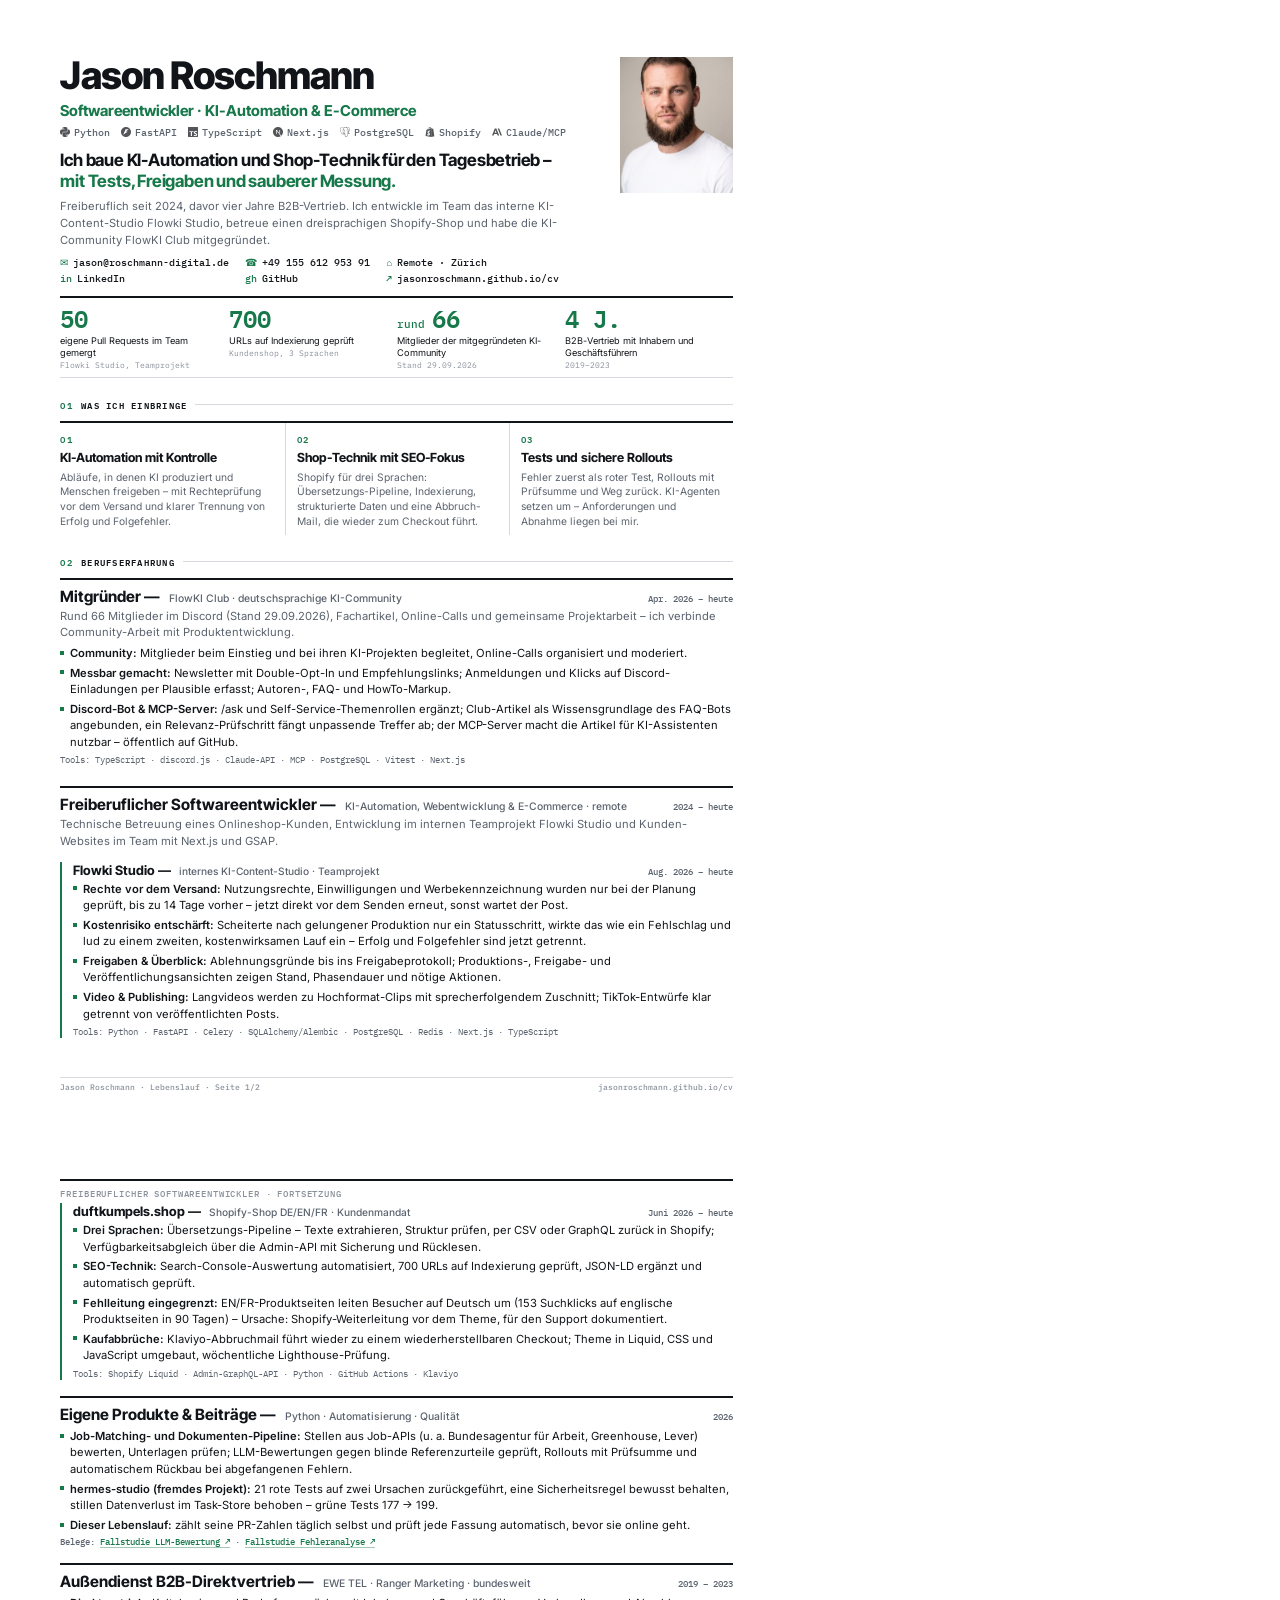
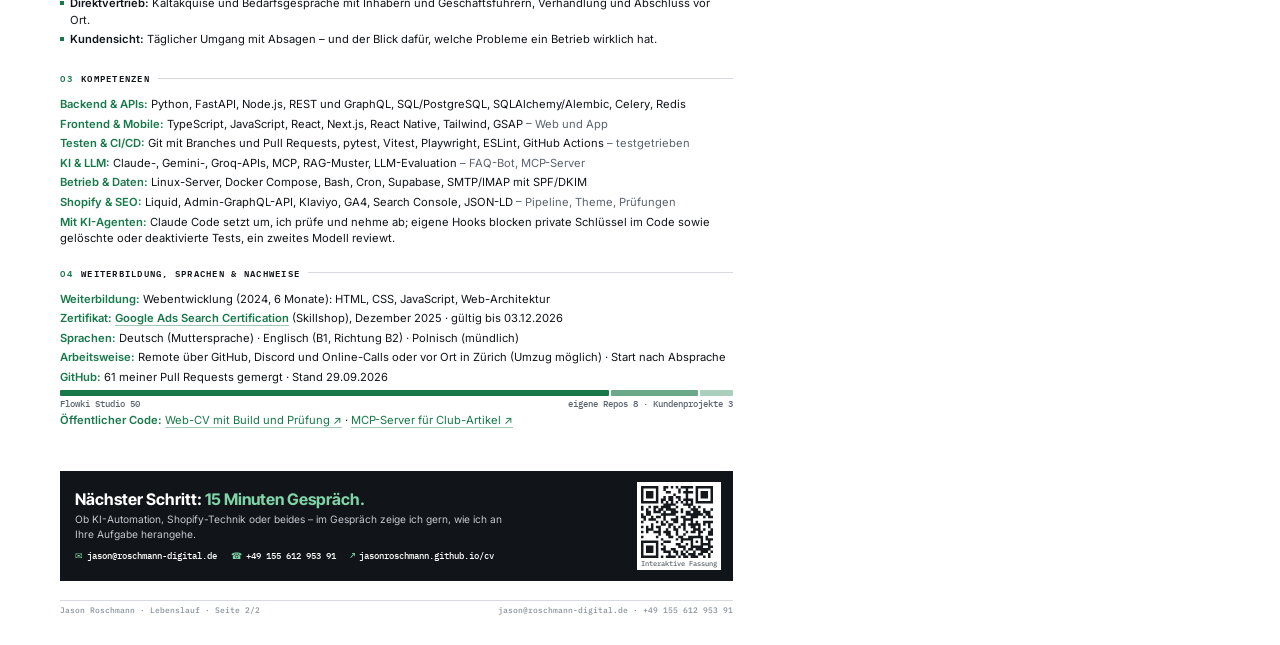
<file: cv-print.html>
<!doctype html>
<html lang="de">
<head>
<meta charset="utf-8">
<title>Jason Roschmann — Lebenslauf Softwareentwicklung</title>
<link rel="preconnect" href="https://fonts.googleapis.com">
<link rel="preconnect" href="https://fonts.gstatic.com" crossorigin>
<link href="https://fonts.googleapis.com/css2?family=Inter+Tight:wght@700;800&family=Inter:wght@400;500;600;700&family=IBM+Plex+Mono:wght@400;500;600&display=swap" rel="stylesheet">
<link rel="stylesheet" href="cv-v4.css">
</head>
<body class="v6">
<!-- Logos: simple-icons 16.33.0 (CC0) --><svg class="sprite" aria-hidden="true"><symbol id="i-python" viewBox="0 0 24 24"><path d="M14.25.18l.9.2.73.26.59.3.45.32.34.34.25.34.16.33.1.3.04.26.02.2-.01.13V8.5l-.05.63-.13.55-.21.46-.26.38-.3.31-.33.25-.35.19-.35.14-.33.1-.3.07-.26.04-.21.02H8.77l-.69.05-.59.14-.5.22-.41.27-.33.32-.27.35-.2.36-.15.37-.1.35-.07.32-.04.27-.02.21v3.06H3.17l-.21-.03-.28-.07-.32-.12-.35-.18-.36-.26-.36-.36-.35-.46-.32-.59-.28-.73-.21-.88-.14-1.05-.05-1.23.06-1.22.16-1.04.24-.87.32-.71.36-.57.4-.44.42-.33.42-.24.4-.16.36-.1.32-.05.24-.01h.16l.06.01h8.16v-.83H6.18l-.01-2.75-.02-.37.05-.34.11-.31.17-.28.25-.26.31-.23.38-.2.44-.18.51-.15.58-.12.64-.1.71-.06.77-.04.84-.02 1.27.05zm-6.3 1.98l-.23.33-.08.41.08.41.23.34.33.22.41.09.41-.09.33-.22.23-.34.08-.41-.08-.41-.23-.33-.33-.22-.41-.09-.41.09zm13.09 3.95l.28.06.32.12.35.18.36.27.36.35.35.47.32.59.28.73.21.88.14 1.04.05 1.23-.06 1.23-.16 1.04-.24.86-.32.71-.36.57-.4.45-.42.33-.42.24-.4.16-.36.09-.32.05-.24.02-.16-.01h-8.22v.82h5.84l.01 2.76.02.36-.05.34-.11.31-.17.29-.25.25-.31.24-.38.2-.44.17-.51.15-.58.13-.64.09-.71.07-.77.04-.84.01-1.27-.04-1.07-.14-.9-.2-.73-.25-.59-.3-.45-.33-.34-.34-.25-.34-.16-.33-.1-.3-.04-.25-.02-.2.01-.13v-5.34l.05-.64.13-.54.21-.46.26-.38.3-.32.33-.24.35-.2.35-.14.33-.1.3-.06.26-.04.21-.02.13-.01h5.84l.69-.05.59-.14.5-.21.41-.28.33-.32.27-.35.2-.36.15-.36.1-.35.07-.32.04-.28.02-.21V6.07h2.09l.14.01zm-6.47 14.25l-.23.33-.08.41.08.41.23.33.33.23.41.08.41-.08.33-.23.23-.33.08-.41-.08-.41-.23-.33-.33-.23-.41-.08-.41.08z"/></symbol><symbol id="i-fastapi" viewBox="0 0 24 24"><path d="M12 .0387C5.3729.0384.0003 5.3931 0 11.9988c-.001 6.6066 5.372 11.9628 12 11.9625 6.628.0003 12.001-5.3559 12-11.9625-.0003-6.6057-5.3729-11.9604-12-11.96m-.829 5.4153h7.55l-7.5805 5.3284h5.1828L5.279 18.5436q2.9466-6.5444 5.892-13.0896"/></symbol><symbol id="i-typescript" viewBox="0 0 24 24"><path d="M1.125 0C.502 0 0 .502 0 1.125v21.75C0 23.498.502 24 1.125 24h21.75c.623 0 1.125-.502 1.125-1.125V1.125C24 .502 23.498 0 22.875 0zm17.363 9.75c.612 0 1.154.037 1.627.111a6.38 6.38 0 0 1 1.306.34v2.458a3.95 3.95 0 0 0-.643-.361 5.093 5.093 0 0 0-.717-.26 5.453 5.453 0 0 0-1.426-.2c-.3 0-.573.028-.819.086a2.1 2.1 0 0 0-.623.242c-.17.104-.3.229-.393.374a.888.888 0 0 0-.14.49c0 .196.053.373.156.529.104.156.252.304.443.444s.423.276.696.41c.273.135.582.274.926.416.47.197.892.407 1.266.628.374.222.695.473.963.753.268.279.472.598.614.957.142.359.214.776.214 1.253 0 .657-.125 1.21-.373 1.656a3.033 3.033 0 0 1-1.012 1.085 4.38 4.38 0 0 1-1.487.596c-.566.12-1.163.18-1.79.18a9.916 9.916 0 0 1-1.84-.164 5.544 5.544 0 0 1-1.512-.493v-2.63a5.033 5.033 0 0 0 3.237 1.2c.333 0 .624-.03.872-.09.249-.06.456-.144.623-.25.166-.108.29-.234.373-.38a1.023 1.023 0 0 0-.074-1.089 2.12 2.12 0 0 0-.537-.5 5.597 5.597 0 0 0-.807-.444 27.72 27.72 0 0 0-1.007-.436c-.918-.383-1.602-.852-2.053-1.405-.45-.553-.676-1.222-.676-2.005 0-.614.123-1.141.369-1.582.246-.441.58-.804 1.004-1.089a4.494 4.494 0 0 1 1.47-.629 7.536 7.536 0 0 1 1.77-.201zm-15.113.188h9.563v2.166H9.506v9.646H6.789v-9.646H3.375z"/></symbol><symbol id="i-nextdotjs" viewBox="0 0 24 24"><path d="M18.665 21.978C16.758 23.255 14.465 24 12 24 5.377 24 0 18.623 0 12S5.377 0 12 0s12 5.377 12 12c0 3.583-1.574 6.801-4.067 9.001L9.219 7.2H7.2v9.596h1.615V9.251l9.85 12.727Zm-3.332-8.533 1.6 2.061V7.2h-1.6v6.245Z"/></symbol><symbol id="i-postgresql" viewBox="0 0 24 24"><path d="M23.5594 14.7228a.5269.5269 0 0 0-.0563-.1191c-.139-.2632-.4768-.3418-1.0074-.2321-1.6533.3411-2.2935.1312-2.5256-.0191 1.342-2.0482 2.445-4.522 3.0411-6.8297.2714-1.0507.7982-3.5237.1222-4.7316a1.5641 1.5641 0 0 0-.1509-.235C21.6931.9086 19.8007.0248 17.5099.0005c-1.4947-.0158-2.7705.3461-3.1161.4794a9.449 9.449 0 0 0-.5159-.0816 8.044 8.044 0 0 0-1.3114-.1278c-1.1822-.0184-2.2038.2642-3.0498.8406-.8573-.3211-4.7888-1.645-7.2219.0788C.9359 2.1526.3086 3.8733.4302 6.3043c.0409.818.5069 3.334 1.2423 5.7436.4598 1.5065.9387 2.7019 1.4334 3.582.553.9942 1.1259 1.5933 1.7143 1.7895.4474.1491 1.1327.1441 1.8581-.7279.8012-.9635 1.5903-1.8258 1.9446-2.2069.4351.2355.9064.3625 1.39.3772a.0569.0569 0 0 0 .0004.0041 11.0312 11.0312 0 0 0-.2472.3054c-.3389.4302-.4094.5197-1.5002.7443-.3102.064-1.1344.2339-1.1464.8115-.0025.1224.0329.2309.0919.3268.2269.4231.9216.6097 1.015.6331 1.3345.3335 2.5044.092 3.3714-.6787-.017 2.231.0775 4.4174.3454 5.0874.2212.5529.7618 1.9045 2.4692 1.9043.2505 0 .5263-.0291.8296-.0941 1.7819-.3821 2.5557-1.1696 2.855-2.9059.1503-.8707.4016-2.8753.5388-4.1012.0169-.0703.0357-.1207.057-.1362.0007-.0005.0697-.0471.4272.0307a.3673.3673 0 0 0 .0443.0068l.2539.0223.0149.001c.8468.0384 1.9114-.1426 2.5312-.4308.6438-.2988 1.8057-1.0323 1.5951-1.6698zM2.371 11.8765c-.7435-2.4358-1.1779-4.8851-1.2123-5.5719-.1086-2.1714.4171-3.6829 1.5623-4.4927 1.8367-1.2986 4.8398-.5408 6.108-.13-.0032.0032-.0066.0061-.0098.0094-2.0238 2.044-1.9758 5.536-1.9708 5.7495-.0002.0823.0066.1989.0162.3593.0348.5873.0996 1.6804-.0735 2.9184-.1609 1.1504.1937 2.2764.9728 3.0892.0806.0841.1648.1631.2518.2374-.3468.3714-1.1004 1.1926-1.9025 2.1576-.5677.6825-.9597.5517-1.0886.5087-.3919-.1307-.813-.5871-1.2381-1.3223-.4796-.839-.9635-2.0317-1.4155-3.5126zm6.0072 5.0871c-.1711-.0428-.3271-.1132-.4322-.1772.0889-.0394.2374-.0902.4833-.1409 1.2833-.2641 1.4815-.4506 1.9143-1.0002.0992-.126.2116-.2687.3673-.4426a.3549.3549 0 0 0 .0737-.1298c.1708-.1513.2724-.1099.4369-.0417.156.0646.3078.26.3695.4752.0291.1016.0619.2945-.0452.4444-.9043 1.2658-2.2216 1.2494-3.1676 1.0128zm2.094-3.988-.0525.141c-.133.3566-.2567.6881-.3334 1.003-.6674-.0021-1.3168-.2872-1.8105-.8024-.6279-.6551-.9131-1.5664-.7825-2.5004.1828-1.3079.1153-2.4468.079-3.0586-.005-.0857-.0095-.1607-.0122-.2199.2957-.2621 1.6659-.9962 2.6429-.7724.4459.1022.7176.4057.8305.928.5846 2.7038.0774 3.8307-.3302 4.7363-.084.1866-.1633.3629-.2311.5454zm7.3637 4.5725c-.0169.1768-.0358.376-.0618.5959l-.146.4383a.3547.3547 0 0 0-.0182.1077c-.0059.4747-.054.6489-.115.8693-.0634.2292-.1353.4891-.1794 1.0575-.11 1.4143-.8782 2.2267-2.4172 2.5565-1.5155.3251-1.7843-.4968-2.0212-1.2217a6.5824 6.5824 0 0 0-.0769-.2266c-.2154-.5858-.1911-1.4119-.1574-2.5551.0165-.5612-.0249-1.9013-.3302-2.6462.0044-.2932.0106-.5909.019-.8918a.3529.3529 0 0 0-.0153-.1126 1.4927 1.4927 0 0 0-.0439-.208c-.1226-.4283-.4213-.7866-.7797-.9351-.1424-.059-.4038-.1672-.7178-.0869.067-.276.1831-.5875.309-.9249l.0529-.142c.0595-.16.134-.3257.213-.5012.4265-.9476 1.0106-2.2453.3766-5.1772-.2374-1.0981-1.0304-1.6343-2.2324-1.5098-.7207.0746-1.3799.3654-1.7088.5321a5.6716 5.6716 0 0 0-.1958.1041c.0918-1.1064.4386-3.1741 1.7357-4.4823a4.0306 4.0306 0 0 1 .3033-.276.3532.3532 0 0 0 .1447-.0644c.7524-.5706 1.6945-.8506 2.802-.8325.4091.0067.8017.0339 1.1742.081 1.939.3544 3.2439 1.4468 4.0359 2.3827.8143.9623 1.2552 1.9315 1.4312 2.4543-1.3232-.1346-2.2234.1268-2.6797.779-.9926 1.4189.543 4.1729 1.2811 5.4964.1353.2426.2522.4522.2889.5413.2403.5825.5515.9713.7787 1.2552.0696.087.1372.1714.1885.245-.4008.1155-1.1208.3825-1.0552 1.717-.0123.1563-.0423.4469-.0834.8148-.0461.2077-.0702.4603-.0994.7662zm.8905-1.6211c-.0405-.8316.2691-.9185.5967-1.0105a2.8566 2.8566 0 0 0 .135-.0406 1.202 1.202 0 0 0 .1342.103c.5703.3765 1.5823.4213 3.0068.1344-.2016.1769-.5189.3994-.9533.6011-.4098.1903-1.0957.333-1.7473.3636-.7197.0336-1.0859-.0807-1.1721-.151zm.5695-9.2712c-.0059.3508-.0542.6692-.1054 1.0017-.055.3576-.112.7274-.1264 1.1762-.0142.4368.0404.8909.0932 1.3301.1066.887.216 1.8003-.2075 2.7014a3.5272 3.5272 0 0 1-.1876-.3856c-.0527-.1276-.1669-.3326-.3251-.6162-.6156-1.1041-2.0574-3.6896-1.3193-4.7446.3795-.5427 1.3408-.5661 2.1781-.463zm.2284 7.0137a12.3762 12.3762 0 0 0-.0853-.1074l-.0355-.0444c.7262-1.1995.5842-2.3862.4578-3.4385-.0519-.4318-.1009-.8396-.0885-1.2226.0129-.4061.0666-.7543.1185-1.0911.0639-.415.1288-.8443.1109-1.3505.0134-.0531.0188-.1158.0118-.1902-.0457-.4855-.5999-1.938-1.7294-3.253-.6076-.7073-1.4896-1.4972-2.6889-2.0395.5251-.1066 1.2328-.2035 2.0244-.1859 2.0515.0456 3.6746.8135 4.8242 2.2824a.908.908 0 0 1 .0667.1002c.7231 1.3556-.2762 6.2751-2.9867 10.5405zm-8.8166-6.1162c-.025.1794-.3089.4225-.6211.4225a.5821.5821 0 0 1-.0809-.0056c-.1873-.026-.3765-.144-.5059-.3156-.0458-.0605-.1203-.178-.1055-.2844.0055-.0401.0261-.0985.0925-.1488.1182-.0894.3518-.1226.6096-.0867.3163.0441.6426.1938.6113.4186zm7.9305-.4114c.0111.0792-.049.201-.1531.3102-.0683.0717-.212.1961-.4079.2232a.5456.5456 0 0 1-.075.0052c-.2935 0-.5414-.2344-.5607-.3717-.024-.1765.2641-.3106.5611-.352.297-.0414.6111.0088.6356.1851z"/></symbol><symbol id="i-shopify" viewBox="0 0 24 24"><path d="M15.337 23.979l7.216-1.561s-2.604-17.613-2.625-17.73c-.018-.116-.114-.192-.211-.192s-1.929-.136-1.929-.136-1.275-1.274-1.439-1.411c-.045-.037-.075-.057-.121-.074l-.914 21.104h.023zM11.71 11.305s-.81-.424-1.774-.424c-1.447 0-1.504.906-1.504 1.141 0 1.232 3.24 1.715 3.24 4.629 0 2.295-1.44 3.76-3.406 3.76-2.354 0-3.54-1.465-3.54-1.465l.646-2.086s1.245 1.066 2.28 1.066c.675 0 .975-.545.975-.932 0-1.619-2.654-1.694-2.654-4.359-.034-2.237 1.571-4.416 4.827-4.416 1.257 0 1.875.361 1.875.361l-.945 2.715-.02.01zM11.17.83c.136 0 .271.038.405.135-.984.465-2.064 1.639-2.508 3.992-.656.213-1.293.405-1.889.578C7.697 3.75 8.951.84 11.17.84V.83zm1.235 2.949v.135c-.754.232-1.583.484-2.394.736.466-1.777 1.333-2.645 2.085-2.971.193.501.309 1.176.309 2.1zm.539-2.234c.694.074 1.141.867 1.429 1.755-.349.114-.735.231-1.158.366v-.252c0-.752-.096-1.371-.271-1.871v.002zm2.992 1.289c-.02 0-.06.021-.078.021s-.289.075-.714.21c-.423-1.233-1.176-2.37-2.508-2.37h-.115C12.135.209 11.669 0 11.265 0 8.159 0 6.675 3.877 6.21 5.846c-1.194.365-2.063.636-2.16.674-.675.213-.694.232-.772.87-.075.462-1.83 14.063-1.83 14.063L15.009 24l.927-21.166z"/></symbol><symbol id="i-anthropic" viewBox="0 0 24 24"><path d="M17.3041 3.541h-3.6718l6.696 16.918H24Zm-10.6082 0L0 20.459h3.7442l1.3693-3.5527h7.0052l1.3693 3.5528h3.7442L10.5363 3.5409Zm-.3712 10.2232 2.2914-5.9456 2.2914 5.9456Z"/></symbol></svg>

<!-- ============ SEITE 1 ============ -->
<div class="page">
  <header class="kopf">
    <div class="kopf-text">
      <h1>Jason Roschmann</h1>
      <div class="rolle">Softwareentwickler · KI-Automation &amp; E-Commerce</div>
      <div class="unter stack"><span class="st"><svg aria-hidden="true"><use href="#i-python"/></svg>Python</span><span class="st"><svg aria-hidden="true"><use href="#i-fastapi"/></svg>FastAPI</span><span class="st"><svg aria-hidden="true"><use href="#i-typescript"/></svg>TypeScript</span><span class="st"><svg aria-hidden="true"><use href="#i-nextdotjs"/></svg>Next.js</span><span class="st"><svg aria-hidden="true"><use href="#i-postgresql"/></svg>PostgreSQL</span><span class="st"><svg aria-hidden="true"><use href="#i-shopify"/></svg>Shopify</span><span class="st"><svg aria-hidden="true"><use href="#i-anthropic"/></svg>Claude/MCP</span></div>
      <p class="claim">Ich baue KI-Automation und Shop-Technik für den Tagesbetrieb – <em>mit Tests, Freigaben und sauberer Messung.</em></p>
      <p class="lead">Freiberuflich seit 2024, davor vier Jahre B2B-Vertrieb. Ich entwickle im Team das interne KI-Content-Studio Flowki Studio, betreue einen dreisprachigen Shopify-Shop und habe die KI-Community FlowKI Club mitgegründet.</p>
      <div class="kontakt">
        <a href="mailto:jason@roschmann-digital.de"><i>✉</i>jason@roschmann-digital.de</a>
        <span><i>☎</i>+49 155 612 953 91</span>
        <span><i>⌂</i>Remote · Zürich</span>
        <a href="https://www.linkedin.com/in/jason-roschmann-1091512b2"><i>in</i>LinkedIn</a>
        <a href="https://github.com/JasonRoschmann"><i>gh</i>GitHub</a>
        <a href="https://jasonroschmann.github.io/cv/"><i>↗</i>jasonroschmann.github.io/cv</a>
      </div>
    </div>
    <img class="foto" src="foto.jpg" alt="Porträt Jason Roschmann">
  </header>

  <div class="kpi">
    <div><b><span data-pr="flowki">50</span></b><span>eigene Pull Requests im Team gemergt</span><i>Flowki Studio, Teamprojekt</i></div>
    <div><b>700</b><span>URLs auf Indexierung geprüft</span><i>Kundenshop, 3 Sprachen</i></div>
    <div><b><small>rund </small>66</b><span>Mitglieder der mitgegründeten KI-Community</span><i>Stand 29.09.2026</i></div>
    <div><b>4 J.</b><span>B2B-Vertrieb mit Inhabern und Geschäftsführern</span><i>2019–2023</i></div>
  </div>

  <div class="sek"><span>01</span>Was ich einbringe</div>
  <div class="felder">
    <div><small>01</small><b>KI-Automation mit Kontrolle</b><p>Abläufe, in denen KI produziert und Menschen freigeben – mit Rechteprüfung vor dem Versand und klarer Trennung von Erfolg und Folgefehler.</p></div>
    <div><small>02</small><b>Shop-Technik mit SEO-Fokus</b><p>Shopify für drei Sprachen: Übersetzungs-Pipeline, Indexierung, strukturierte Daten und eine Abbruch-Mail, die wieder zum Checkout führt.</p></div>
    <div><small>03</small><b>Tests und sichere Rollouts</b><p>Fehler zuerst als roter Test, Rollouts mit Prüfsumme und Weg zurück. KI-Agenten setzen um – Anforderungen und Abnahme liegen bei mir.</p></div>
  </div>

  <div class="sek"><span>02</span>Berufserfahrung</div>
<div class="station">
    <div class="ekopf"><h3>Mitgründer — <span class="r">FlowKI Club · deutschsprachige KI-Community</span></h3><span class="zeit">Apr. 2026 – heute</span></div>
    <p class="zweck">Rund 66 Mitglieder im Discord (Stand 29.09.2026), Fachartikel, Online-Calls und gemeinsame Projektarbeit – ich verbinde Community-Arbeit mit Produktentwicklung.</p>
    <ul class="b">
      <li><b>Community:</b> Mitglieder beim Einstieg und bei ihren KI-Projekten begleitet, Online-Calls organisiert und moderiert.</li>
      <li><b>Messbar gemacht:</b> Newsletter mit Double-Opt-In und Empfehlungslinks; Anmeldungen und Klicks auf Discord-Einladungen per Plausible erfasst; Autoren-, FAQ- und HowTo-Markup.</li>
      <li><b>Discord-Bot &amp; MCP-Server:</b> /ask und Self-Service-Themenrollen ergänzt; Club-Artikel als Wissensgrundlage des FAQ-Bots angebunden, ein Relevanz-Prüfschritt fängt unpassende Treffer ab; der MCP-Server macht die Artikel für KI-Assistenten nutzbar – öffentlich auf GitHub.</li>
    </ul>
    <div class="tools">Tools: TypeScript · discord.js · Claude-API · MCP · PostgreSQL · Vitest · Next.js</div>
  </div>

  <div class="station">
    <div class="ekopf"><h3>Freiberuflicher Softwareentwickler — <span class="r">KI-Automation, Webentwicklung &amp; E-Commerce · remote</span></h3><span class="zeit">2024 – heute</span></div>
    <p class="zweck">Technische Betreuung eines Onlineshop-Kunden, Entwicklung im internen Teamprojekt Flowki Studio und Kunden-Websites im Team mit Next.js und GSAP.</p>

    <div class="mandat">
      <div class="ekopf"><h4>Flowki Studio — <span class="r">internes KI-Content-Studio · Teamprojekt</span></h4><span class="zeit">Aug. 2026 – heute</span></div>
      <ul class="b">
        <li><b>Rechte vor dem Versand:</b> Nutzungsrechte, Einwilligungen und Werbekennzeichnung wurden nur bei der Planung geprüft, bis zu 14 Tage vorher – jetzt direkt vor dem Senden erneut, sonst wartet der Post.</li>
        <li><b>Kostenrisiko entschärft:</b> Scheiterte nach gelungener Produktion nur ein Statusschritt, wirkte das wie ein Fehlschlag und lud zu einem zweiten, kostenwirksamen Lauf ein – Erfolg und Folgefehler sind jetzt getrennt.</li>
        <li><b>Freigaben &amp; Überblick:</b> Ablehnungsgründe bis ins Freigabeprotokoll; Produktions-, Freigabe- und Veröffentlichungsansichten zeigen Stand, Phasendauer und nötige Aktionen.</li>
        <li><b>Video &amp; Publishing:</b> Langvideos werden zu Hochformat-Clips mit sprecherfolgendem Zuschnitt; TikTok-Entwürfe klar getrennt von veröffentlichten Posts.</li>
      </ul>
      <div class="tools">Tools: Python · FastAPI · Celery · SQLAlchemy/Alembic · PostgreSQL · Redis · Next.js · TypeScript</div>
    </div>

  </div>

  <div class="fuss"><span>Jason Roschmann · Lebenslauf · Seite 1/2</span><span>jasonroschmann.github.io/cv</span></div>
</div>

<!-- ============ SEITE 2 ============ -->
<div class="page p2">
  <div class="station fort">
    <div class="fortk">Freiberuflicher Softwareentwickler · Fortsetzung</div>
    <div class="mandat" style="margin-top:4px">
      <div class="ekopf"><h4>duftkumpels.shop — <span class="r">Shopify-Shop DE/EN/FR · Kundenmandat</span></h4><span class="zeit">Juni 2026 – heute</span></div>
      <ul class="b">
        <li><b>Drei Sprachen:</b> Übersetzungs-Pipeline – Texte extrahieren, Struktur prüfen, per CSV oder GraphQL zurück in Shopify; Verfügbarkeitsabgleich über die Admin-API mit Sicherung und Rücklesen.</li>
        <li><b>SEO-Technik:</b> Search-Console-Auswertung automatisiert, 700 URLs auf Indexierung geprüft, <span class="nw">JSON-LD</span> ergänzt und automatisch geprüft.</li>
        <li><b>Fehlleitung eingegrenzt:</b> EN/FR-Produktseiten leiten Besucher auf Deutsch um (153 Suchklicks auf englische Produktseiten in 90 Tagen) – Ursache: Shopify-Weiterleitung vor dem Theme, für den Support dokumentiert.</li>
        <li><b>Kaufabbrüche:</b> Klaviyo-Abbruchmail führt wieder zu einem wiederherstellbaren Checkout; Theme in Liquid, CSS und JavaScript umgebaut, wöchentliche Lighthouse-Prüfung.</li>
      </ul>
      <div class="tools">Tools: Shopify Liquid · Admin-GraphQL-API · Python · GitHub Actions · Klaviyo</div>
    </div>
  </div>

  <div class="station">
    <div class="ekopf"><h3>Eigene Produkte &amp; Beiträge — <span class="r">Python · Automatisierung · Qualität</span></h3><span class="zeit">2026</span></div>
    <ul class="b">
      <li><b>Job-Matching- und Dokumenten-Pipeline:</b> Stellen aus Job-APIs (u. a. Bundesagentur für Arbeit, Greenhouse, Lever) bewerten, Unterlagen prüfen; LLM-Bewertungen gegen blinde Referenzurteile geprüft, Rollouts mit Prüfsumme und automatischem Rückbau bei abgefangenen Fehlern.</li>
      <li><b>hermes-studio (fremdes Projekt):</b> 21 rote Tests auf zwei Ursachen zurückgeführt, eine Sicherheitsregel bewusst behalten, stillen Datenverlust im Task-Store behoben – grüne Tests <span class="nw">177 → 199</span>.</li>
      <li><b>Dieser Lebenslauf:</b> zählt seine PR-Zahlen täglich selbst und prüft jede Fassung automatisch, bevor sie online geht.</li>
    </ul>
    <div class="belege">Belege: <a href="https://jasonroschmann.github.io/cv/#fs-03">Fallstudie LLM-Bewertung ↗</a> · <a href="https://jasonroschmann.github.io/cv/#fs-01">Fallstudie Fehleranalyse ↗</a></div>
  </div>

  <div class="station">
    <div class="ekopf"><h3>Außendienst B2B-Direktvertrieb — <span class="r">EWE TEL · Ranger Marketing · bundesweit</span></h3><span class="zeit">2019 – 2023</span></div>
    <ul class="b">
      <li><b>Direktvertrieb:</b> Kaltakquise und Bedarfsgespräche mit Inhabern und Geschäftsführern, Verhandlung und Abschluss vor Ort.</li>
      <li><b>Kundensicht:</b> Täglicher Umgang mit Absagen – und der Blick dafür, welche Probleme ein Betrieb wirklich hat.</li>
    </ul>
  </div>

  <div class="sek"><span>03</span>Kompetenzen</div>
  <div class="sk">
    <div><span class="k">Backend &amp; APIs:</span>Python, FastAPI, Node.js, REST und GraphQL, SQL/PostgreSQL, SQLAlchemy/Alembic, Celery, Redis</div>
    <div><span class="k">Frontend &amp; Mobile:</span>TypeScript, JavaScript, React, Next.js, React Native, Tailwind, GSAP <span class="wo">– Web und App</span></div>
    <div><span class="k">Testen &amp; CI/CD:</span>Git mit Branches und Pull Requests, pytest, Vitest, Playwright, ESLint, GitHub Actions <span class="wo">– testgetrieben</span></div>
    <div><span class="k">KI &amp; LLM:</span>Claude-, Gemini-, Groq-APIs, MCP, RAG-Muster, LLM-Evaluation <span class="wo">– FAQ-Bot, MCP-Server</span></div>
    <div><span class="k">Betrieb &amp; Daten:</span>Linux-Server, Docker Compose, Bash, Cron, Supabase, SMTP/IMAP mit SPF/DKIM</div>
    <div><span class="k">Shopify &amp; SEO:</span>Liquid, Admin-GraphQL-API, Klaviyo, GA4, Search Console, JSON-LD <span class="wo">– Pipeline, Theme, Prüfungen</span></div>
    <div><span class="k">Mit KI-Agenten:</span>Claude Code setzt um, ich prüfe und nehme ab; eigene Hooks blocken private Schlüssel im Code sowie gelöschte oder deaktivierte Tests, ein zweites Modell reviewt.</div>
  </div>

  <div class="sek"><span>04</span>Weiterbildung, Sprachen &amp; Nachweise</div>
    <div class="sk">
      <div><span class="k">Weiterbildung:</span>Webentwicklung (2024, 6 Monate): HTML, CSS, JavaScript, Web-Architektur</div>
      <div><span class="k">Zertifikat:</span><a href="https://www.credential.net/cd05c77a-a7ef-48e0-809e-5147135f810e"><b>Google Ads Search Certification</b></a> (Skillshop), Dezember 2025 · gültig bis 03.12.2026</div>
      <div><span class="k">Sprachen:</span>Deutsch (Muttersprache) · Englisch (B1, Richtung B2) · Polnisch (mündlich)</div>
      <div><span class="k">Arbeitsweise:</span>Remote über GitHub, Discord und Online-Calls oder vor Ort in Zürich (Umzug möglich) · Start nach Absprache</div>
      <div class="gh"><span class="k">GitHub:</span><span data-pr="gesamt">61</span> meiner Pull Requests gemergt · Stand <span data-pr="stand-de">29.09.2026</span>
        <span class="gh-leiste" aria-hidden="true"><i data-pr-flex="flowki" style="flex:50"></i><i data-pr-flex="eigen" style="flex:8"></i><i data-pr-flex="kunden" style="flex:3"></i></span>
        <span class="gh-legende"><span>Flowki Studio <span data-pr="flowki">50</span></span><span>eigene Repos <span data-pr="eigen">8</span> · Kundenprojekte <span data-pr="kunden">3</span></span></span></div>
      <div><span class="k">Öffentlicher Code:</span><a href="https://github.com/JasonRoschmann/cv">Web-CV mit Build und Prüfung ↗</a> · <a href="https://github.com/Jokersystems-online/flowki-knowledge-mcp">MCP-Server für Club-Artikel ↗</a></div>
    </div>

  <div class="cta">
    <div>
      <b>Nächster Schritt: <em>15 Minuten Gespräch.</em></b>
      <p>Ob KI-Automation, Shopify-Technik oder beides – im Gespräch zeige ich gern, wie ich an Ihre Aufgabe herangehe.</p>
      <div class="kanal"><span><i>✉</i>jason@roschmann-digital.de</span><span><i>☎</i>+49 155 612 953 91</span><span><i>↗</i>jasonroschmann.github.io/cv</span></div>
    </div>
    <div class="qrk"><img src="qr-cv.svg" alt="QR-Code zum interaktiven Lebenslauf">Interaktive Fassung</div>
  </div>

  <div class="fuss"><span>Jason Roschmann · Lebenslauf · Seite 2/2</span><span>jason@roschmann-digital.de · +49 155 612 953 91</span></div>
</div>

</body>
</html>
</file>
<file: cv-v4.css>
/* CV v4 – Design B (Swiss-Raster mit Kennzahlen). Eine Akzentfarbe, eine Lesespalte. */
@page{size:A4;margin:0}
:root{--acc:#17784a;--ink:#111418;--mut:#5b636e;--hell:#8a919b;--linie:#d6d9de}
*{box-sizing:border-box;margin:0;padding:0}
html,body{width:210mm;background:#fff;-webkit-print-color-adjust:exact;print-color-adjust:exact}
body{font-family:Inter,sans-serif;color:var(--ink);font-size:11.2px;line-height:1.48}
a{color:inherit;text-decoration:none}
b{font-weight:600}
.nw{white-space:nowrap}
.page{width:210mm;height:297mm;padding:15mm 16mm 12mm;position:relative;overflow:hidden;page-break-after:always}
.page:last-child{page-break-after:auto}

/* Kopf */
.kopf{display:grid;grid-template-columns:1fr 30mm;gap:8mm}
h1{font:800 38px/.95 'Inter Tight',sans-serif;letter-spacing:-.025em}
.rolle{font:700 15px 'Inter Tight',sans-serif;color:var(--acc);margin-top:8px}
.unter{font:500 10px 'IBM Plex Mono',monospace;color:var(--mut);margin-top:4px}
.lead{font-size:11.8px;line-height:1.5;margin-top:9px;max-width:136mm}
/* Kontakt als 3×2-Raster: sonst bricht die Zeile unruhig um (GitHub und Web-CV allein in Zeile 2) */
.kontakt{font:500 9.6px 'IBM Plex Mono',monospace;color:var(--ink);margin-top:8px;display:grid;grid-template-columns:repeat(3,auto);justify-content:start;gap:3px 16px}
.kontakt i{font-style:normal;color:var(--acc);margin-right:5px}
.foto{width:30mm;height:36mm;object-fit:cover;display:block}

/* Kennzahlen */
.kpi{display:grid;grid-template-columns:repeat(4,1fr);border-top:2px solid var(--ink);border-bottom:1px solid var(--linie);margin:11px 0 2px}
.kpi div{padding:7px 8px 7px 0}
.kpi b{font:600 21px 'IBM Plex Mono',monospace;color:var(--acc);display:block;font-variant-numeric:tabular-nums;line-height:1.15}
.kpi b small{font-size:11px;font-weight:500}
.kpi div>span{font-size:9.2px;line-height:1.3;display:block;margin-top:2px}
.kpi i{font:400 8px 'IBM Plex Mono',monospace;color:var(--hell);font-style:normal;display:block;margin-top:1px}

/* Abschnitte und Einträge */
.sek{font:600 9px 'IBM Plex Mono',monospace;letter-spacing:.14em;text-transform:uppercase;margin:14px 0 6px;display:flex;gap:8px}
.sek span{color:var(--acc)}
/* Kompetenzen: Werkzeuge in Textfarbe, wo eingesetzt gedämpft – eine Zeile je Kompetenz */
.sk .wo{color:var(--mut)}
/* Zeitleisten-Kopf über den Projekten seit 2024 */
.phase{font:500 9.4px 'IBM Plex Mono',monospace;color:var(--mut);border-top:2px solid var(--ink);padding:5px 0 1px;display:flex;justify-content:space-between;gap:6mm}
.phase i{font-style:normal;white-space:nowrap}
.phase b{color:var(--acc);font-weight:600;margin-right:4px}
.phase+.eintrag{border-top:0}
.eintrag{border-top:1px solid var(--linie);padding:8px 0 10px;break-inside:avoid}
.ekopf{display:flex;justify-content:space-between;align-items:baseline;gap:6mm}
h3{font:700 14.5px 'Inter Tight',sans-serif}
h3 .r{font:500 10.4px Inter,sans-serif;color:var(--mut);margin-left:6px}
.zeit{font:500 9.2px 'IBM Plex Mono',monospace;color:var(--mut);white-space:nowrap}
.zweck{color:var(--mut);margin-top:3px}
.zweck b{color:var(--ink)}
ul.b{list-style:none;margin-top:4px}
ul.b li{margin:3px 0;padding-left:10px;position:relative}
ul.b li::before{content:'';font-size:inherit;position:absolute;left:0;top:.52em;width:4px;height:4px;background:var(--acc)}
.tools{font:400 9px 'IBM Plex Mono',monospace;color:var(--mut);margin-top:4px}
/* Klickbare Belege im PDF: gleiche Schrift wie die Tools-Zeile, Akzent + Unterstrich als Link-Signal */
.belege{font:500 9px 'IBM Plex Mono',monospace;color:var(--mut);margin-top:3px}
.belege a{color:var(--acc);border-bottom:1px solid rgba(23,120,74,.4)}

/* Seite 2: Kenntnisse, QR, Fußzeile */
.end{display:grid;grid-template-columns:1fr 24mm;gap:6mm;align-items:start}
.sk div{margin:3px 0}
/* Beschriftung in Schrift und Größe des Inhalts: sonst extrahiert Poppler sie hinter dem Inhalt */
.sk .k{font-weight:600;color:var(--acc);margin-right:3px}
/* GitHub-Leiste: Anteile der gemergten PRs je Projekt, direkt beschriftet (keine Legende zum Entschlüsseln) */
.gh-leiste{display:flex;gap:2px;height:6px;margin:4px 0 2px}
.gh-leiste i{background:var(--acc);border-radius:1px}
.gh-leiste i:nth-child(2){background:#6aa88a}
.gh-leiste i:nth-child(3){background:#aacfbd}
.gh-legende{display:flex;justify-content:space-between;font:500 9px 'IBM Plex Mono',monospace;color:var(--mut)}
.sk a{color:var(--acc);border-bottom:1px solid rgba(23,120,74,.4)}
.qr{text-align:center;font:500 7.4px 'IBM Plex Mono',monospace;color:var(--mut)}
.qr img{width:22mm;height:22mm;display:block;margin:0 auto 3px}
.fuss{position:absolute;left:16mm;right:16mm;bottom:8mm;display:flex;justify-content:space-between;font:500 7.6px 'IBM Plex Mono',monospace;color:var(--hell);border-top:1px solid var(--linie);padding-top:4px}

/* v6: Claim als Blickfang im oberen Drittel (dort liegt der erste Blick), Leistungsfelder aus Unternehmersicht,
   Stationen mit eingerückten Mandaten statt gleichrangiger Einzelprojekte */
.claim{font:700 17px/1.24 'Inter Tight',sans-serif;letter-spacing:-.012em;margin-top:11px;max-width:132mm}
.claim em{font-style:normal;color:var(--acc)}
.claim+.lead{margin-top:6px;color:var(--mut);font-size:11.2px}
.v6 .kpi b{font-size:24px}
.v6 .sek{margin:15px 0 7px;align-items:center}
.v6 .sek::after{content:'';flex:1;height:1px;background:var(--linie)}
.felder{display:grid;grid-template-columns:repeat(3,1fr);border-top:2px solid var(--ink)}
.felder>div{padding:8px 11px 2px 0}
.felder>div+div{padding-left:11px;border-left:1px solid var(--linie)}
.felder small{font:600 8.6px 'IBM Plex Mono',monospace;letter-spacing:.12em;color:var(--acc);display:block}
.felder b{display:block;font:700 12.6px/1.25 'Inter Tight',sans-serif;margin:3px 0 4px}
.felder p{font-size:10.3px;line-height:1.44;color:var(--mut)}
.station{border-top:2px solid var(--ink);padding:7px 0 4px;break-inside:auto}
.station+.station{margin-top:12px}
.station h3{font-size:15.5px}
.station>.zweck{margin-top:2px}
.mandat{margin-top:12px;padding:0 0 1px 11px;border-left:2px solid var(--acc);break-inside:avoid}
.mandat .ekopf h4{font:700 13px 'Inter Tight',sans-serif}
.mandat h4 .r{font:500 10.2px Inter,sans-serif;color:var(--mut);margin-left:5px}
.mandat ul.b{margin-top:3px}
.weitere{margin-top:9px;padding-left:11px;border-left:2px solid var(--linie);color:var(--mut)}
.weitere b{color:var(--ink)}
/* Seite 1 hat Luft übrig: gleichmäßig zwischen die Abschnitte statt als Loch am Seitenende */
.v6 .page:first-of-type .sek{margin:19px 0 8px}
.v6 .page:first-of-type .felder>div{padding-bottom:6px}
.v6 .page:first-of-type .station+.station{margin-top:17px}
.fortk{font:500 8.6px 'IBM Plex Mono',monospace;letter-spacing:.1em;text-transform:uppercase;color:var(--hell)}
/* Stack-Zeile mit monochromen Logos: in einer Sekunde erkennbar, Text bleibt für ATS lesbar */
.sprite{position:absolute;width:0;height:0;overflow:hidden}
.unter.stack{display:flex;flex-wrap:wrap;gap:3px 11px;margin-top:6px}
.stack .st{display:inline-flex;align-items:center;gap:4px;white-space:nowrap}
.stack svg{width:10px;height:10px;fill:var(--ink);opacity:.72}
/* Seite 2 endet mit dem nächsten Schritt statt mit Leerraum: Abschlussband sitzt per margin-top:auto unten */
.page.p2{display:flex;flex-direction:column}
.cta{margin-top:auto;margin-bottom:5mm;background:var(--ink);color:#fff;display:grid;grid-template-columns:1fr auto;gap:8mm;align-items:center;padding:11px 12px 11px 15px}
.cta b{font:700 16px/1.2 'Inter Tight',sans-serif;display:block}
.cta b em{font-style:normal;color:#7fd3a6}
.cta p{font-size:10.2px;color:#c3c9d1;margin-top:3px;max-width:118mm}
.cta .kanal{font:500 9.2px 'IBM Plex Mono',monospace;margin-top:7px;display:flex;flex-wrap:wrap;gap:3px 14px}
.cta .kanal i{font-style:normal;color:#7fd3a6;margin-right:4px}
.cta .qrk{background:#fff;padding:4px 4px 2px;text-align:center;font:500 6.8px 'IBM Plex Mono',monospace;color:var(--mut)}
.cta .qrk img{width:19mm;height:19mm;display:block;margin-bottom:1px}
</file>
